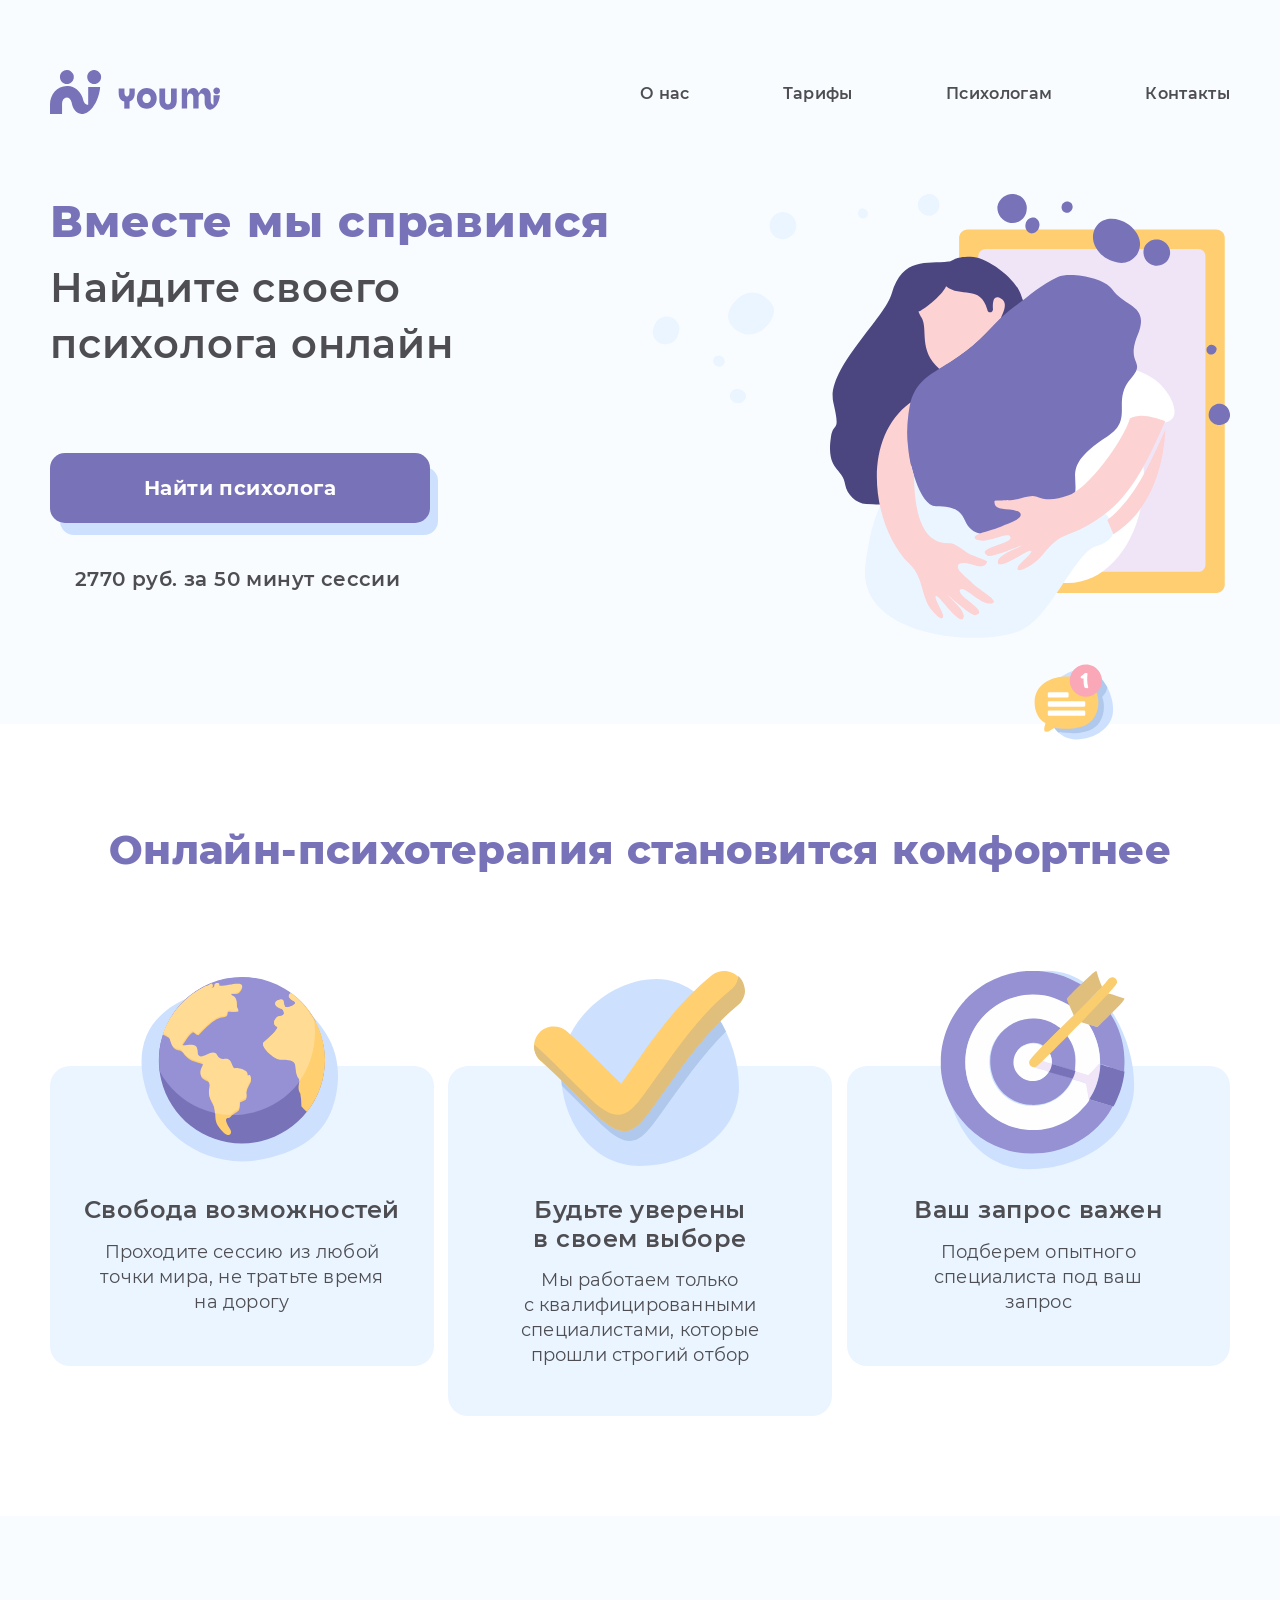
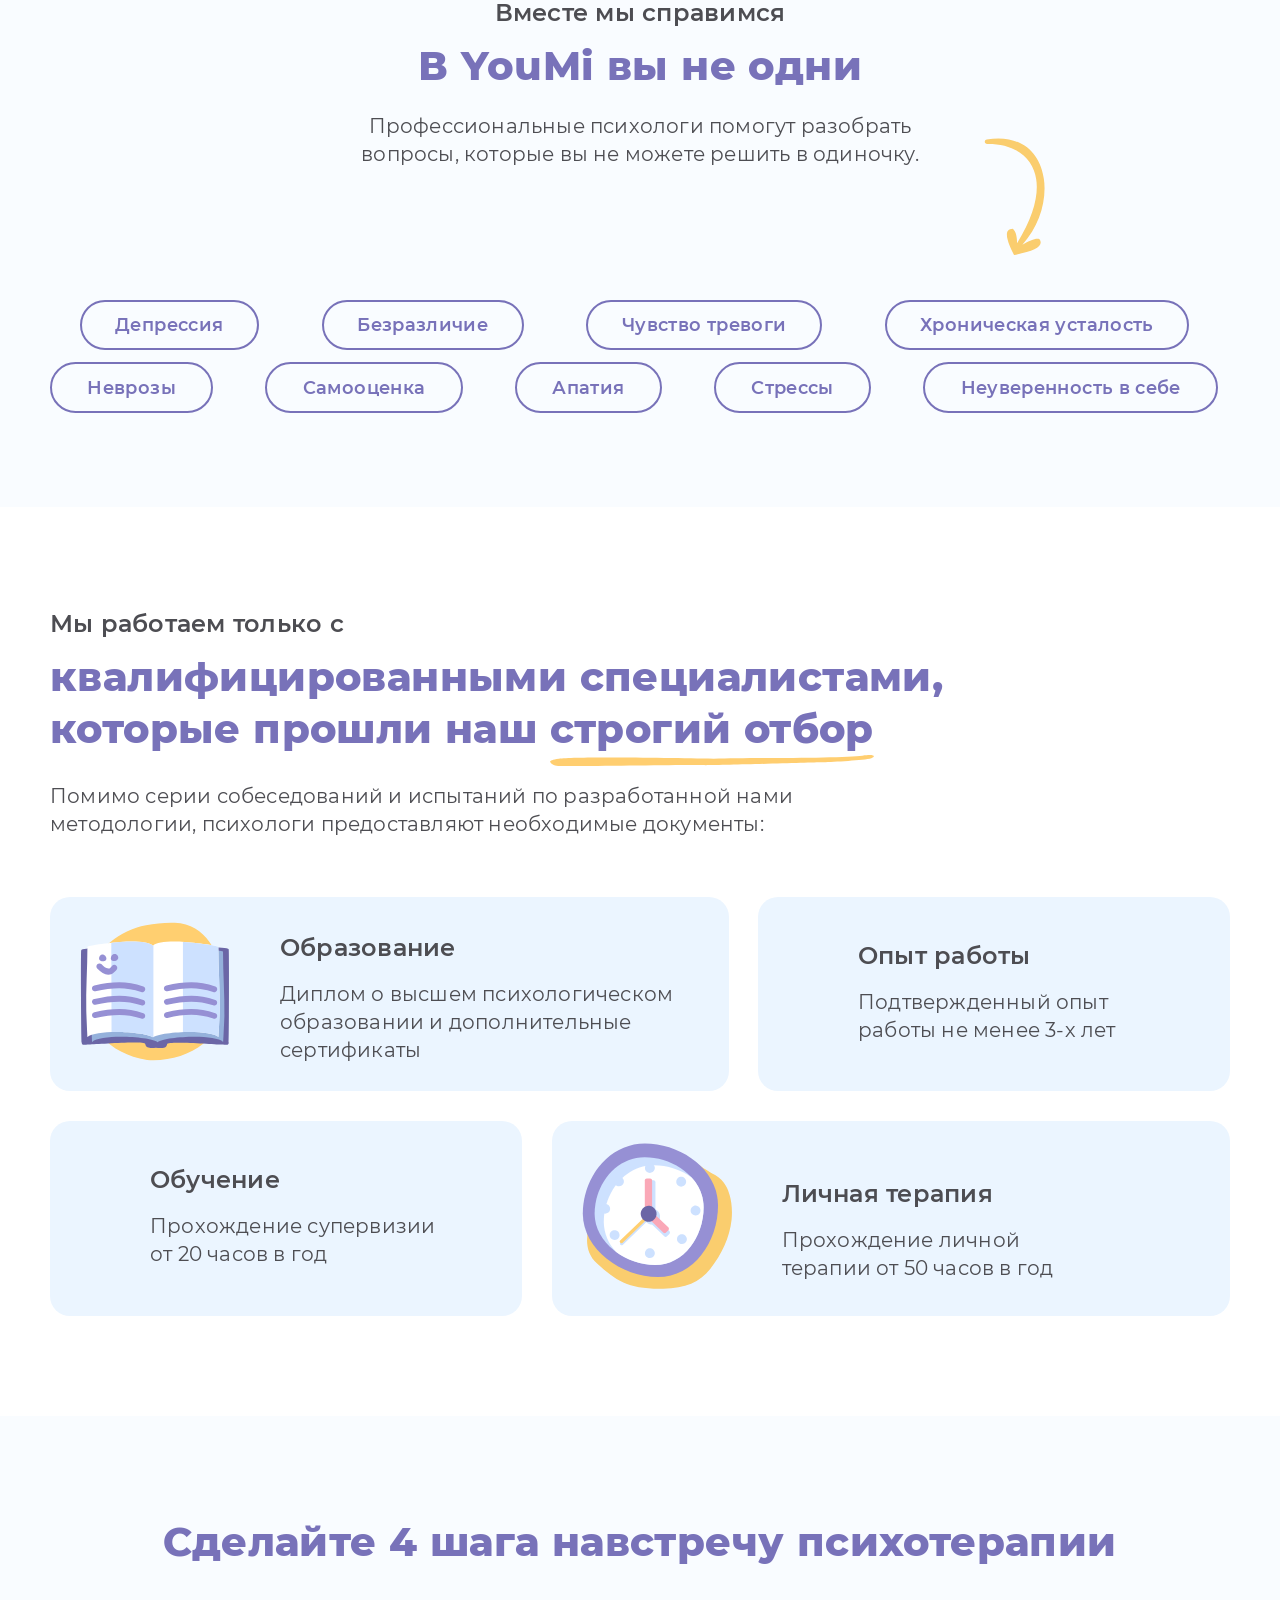
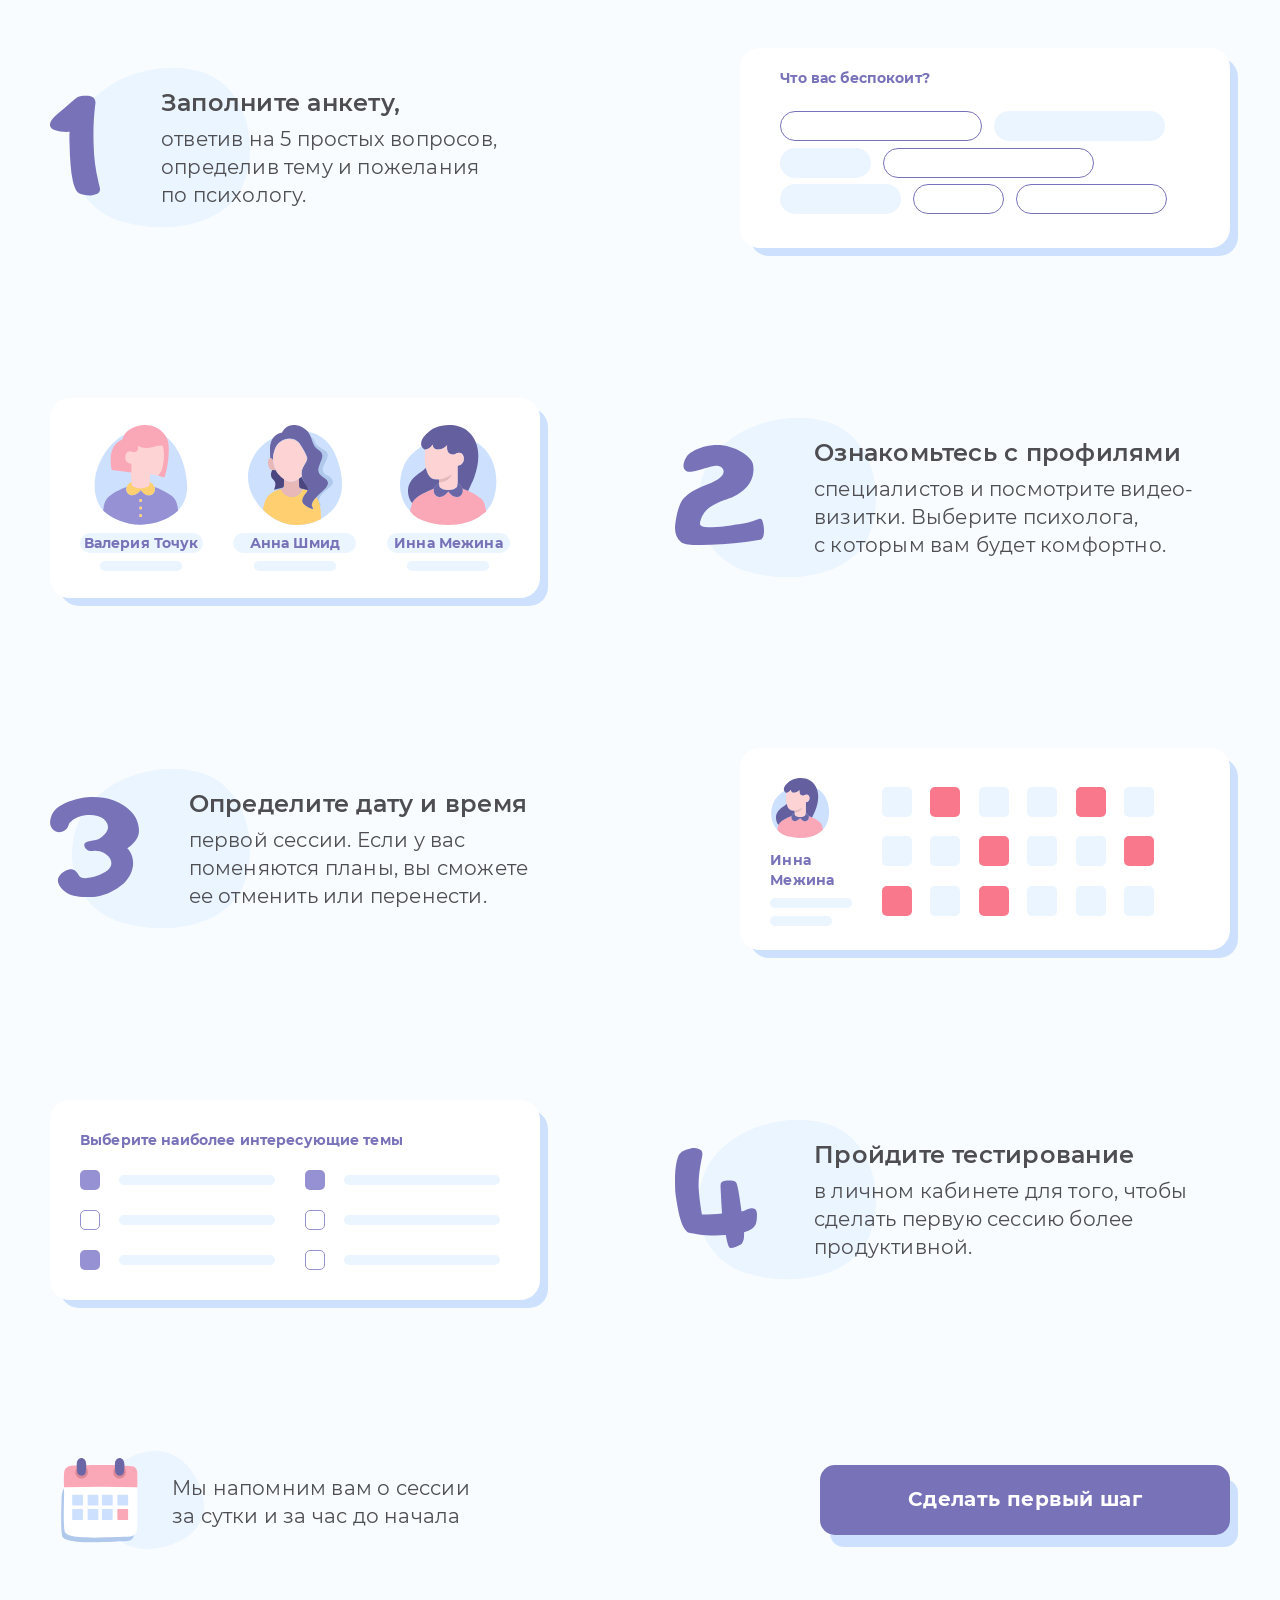
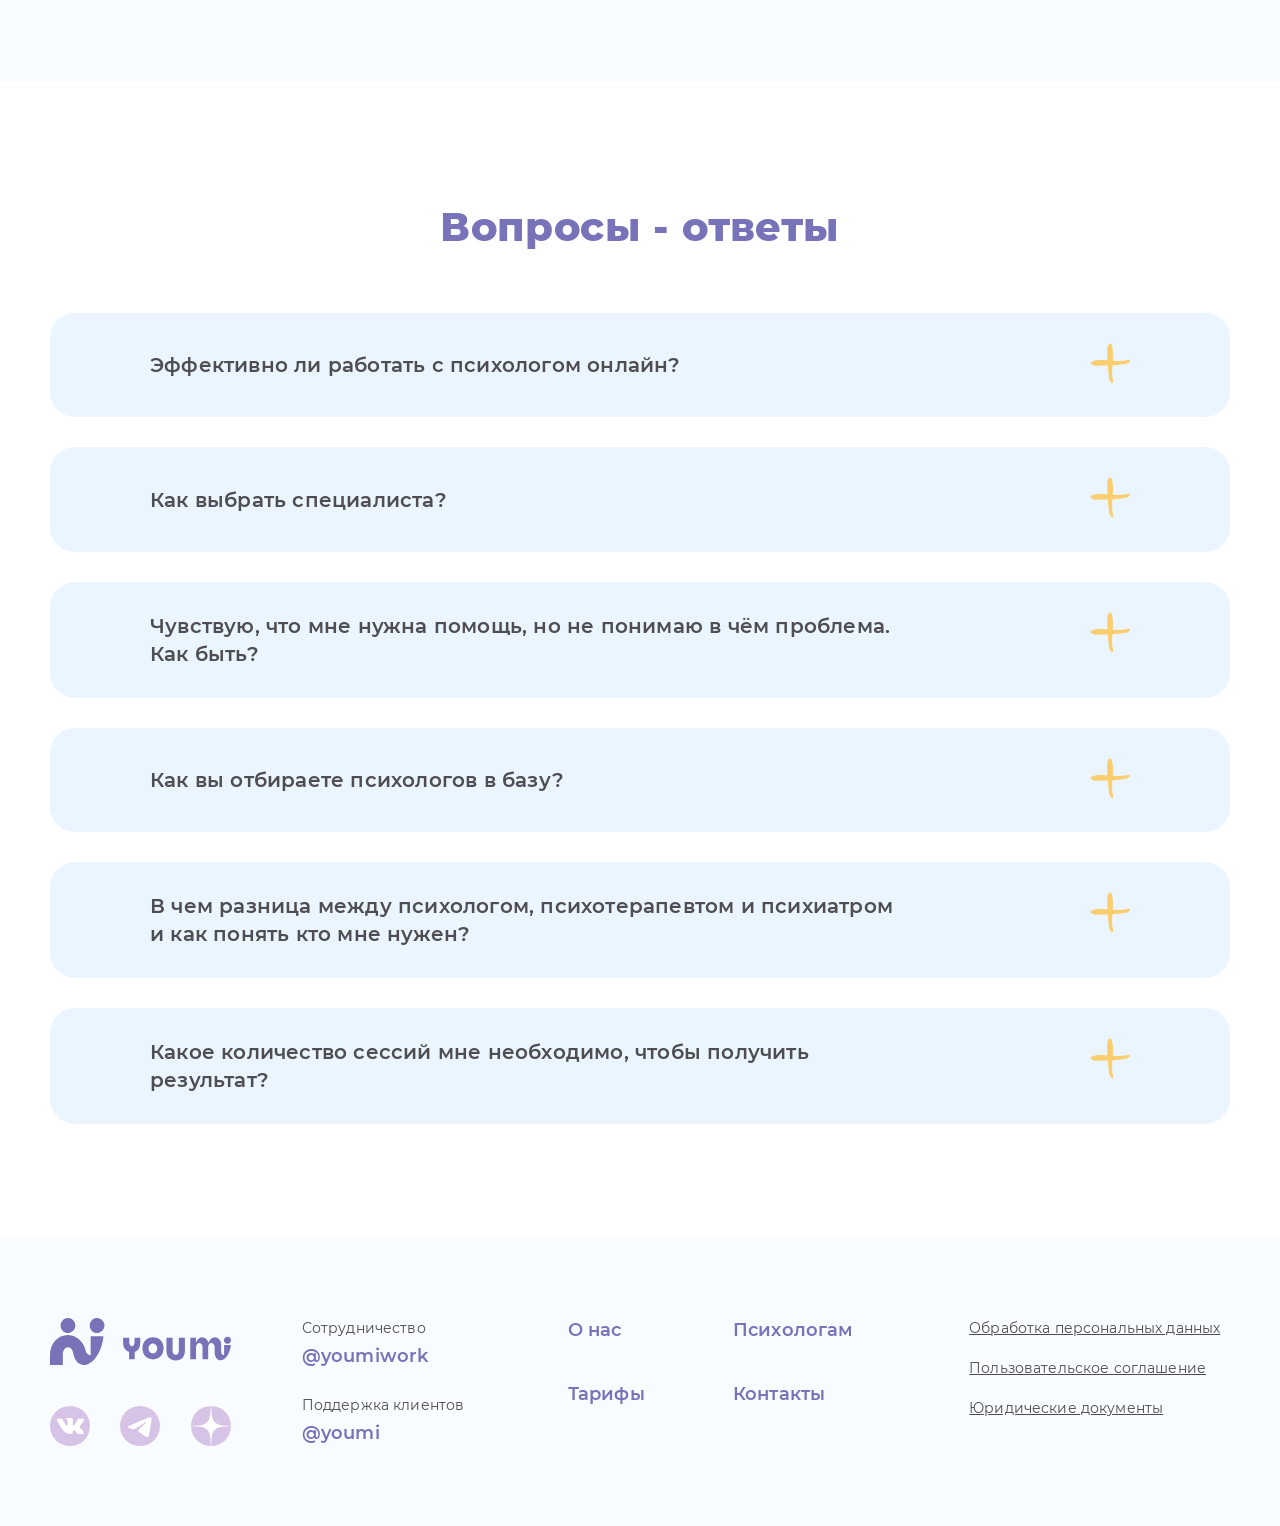
<file: index.html>
<!DOCTYPE html>
<html lang="ru">
	<head>
		<meta charset="UTF-8" />
		<meta http-equiv="X-UA-Compatible" content="IE=edge" />
		<meta name="viewport" content="width=device-width, initial-scale=1.0" />
		<title>Главная</title>
		<link rel="shortcut icon" href="./assets/icons/logo-white.svg" />
		<link rel="stylesheet" href="./assets/css/normalize.css" />
		<link rel="stylesheet" href="./assets/css/fonts.css" />
		<link rel="stylesheet" href="./assets/css/index.css" />
	</head>
	<body>
		<header class="header">
			<div class="container">
				<div class="header__wrapper">
					<a href="./index.html" target="_blank" class="header__logo"><img src="./assets/icons/logo.svg" class="header__logo-img" alt="YouMi's logo" /></a>
					<nav class="header__nav">
						<ul class="header__menu">
							<li><a href="./pages/about.html" target="_blank" class="header__link">О нас</a></li>
							<li><a href="./pages/rates.html" target="_blank" class="header__link">Тарифы</a></li>
							<li><a href="./pages/psychologists.html" target="_blank" class="header__link">Психологам</a></li>
							<li><a href="./pages/contacts.html" target="_blank" class="header__link">Контакты</a></li>
						</ul>
					</nav>
					<div class="hamburger">
						<img src="./assets/icons/hamburger-menu1.svg" class="hamburger__line" alt="hamburger menu line" />
						<img src="./assets/icons/hamburger-menu2.svg" class="hamburger__line" alt="hamburger menu line" />
						<img src="./assets/icons/hamburger-menu3.svg" class="hamburger__line" alt="hamburger menu line" />
					</div>
				</div>
			</div>
		</header>
		<section class="home-find">
			<div class="container">
				<div class="home-find__wrapper">
					<div class="home-find__content">
						<h1 class="home-find__title">Вместе мы справимся</h1>
						<p class="home-find__subtitle">Найдите своего психолога онлайн</p>
						<form action="./pages/rates.html" target="_blank">
							<button class="button">Найти психолога</button>
						</form>
						<p class="home-find__descr">2770 руб. за 50 минут сессии</p>
					</div>
					<div><img src="./assets/icons/home-find-img.svg" alt="image on section with search" class="home-find__img" /></div>
				</div>
				<img src="./assets/icons/home-find-message.svg" alt="message icon on section with search" class="home-find__icon-message" />
			</div>
		</section>
		<section class="home-comfort">
			<div class="container">
				<h2 class="title">Онлайн-психотерапия становится комфортнее</h2>
				<div class="home-comfort__wrapper">
					<div class="home-comfort__item">
						<img src="./assets/icons/planet.svg" alt="planet icon on homepage section" class="home-comfort__item-img" />
						<div class="home-comfort__item-title">Свобода возможностей</div>
						<p class="home-comfort__item-descr">Проходите сессию из любой точки мира, не тратьте время на дорогу</p>
					</div>
					<div class="home-comfort__item">
						<img src="./assets/icons/home-comfort-check-mark.svg" alt="check mark icon on homepage section" class="home-comfort__item-img" />
						<div class="home-comfort__item-title">Будьте уверены в своем выборе</div>
						<p class="home-comfort__item-descr">Мы работаем только с квалифицированными специалистами, которые прошли строгий отбор</p>
					</div>
					<div class="home-comfort__item">
						<img src="./assets/icons/target.svg" alt="target icon on homepage section" class="home-comfort__item-img" />
						<div class="home-comfort__item-title">Ваш запрос важен</div>
						<p class="home-comfort__item-descr">Подберем опытного специалиста под ваш запрос</p>
					</div>
				</div>
				<div class="carousel">
					<div class="carousel__dot_comfort carousel__dot_active"></div>
					<div class="carousel__dot_comfort"></div>
					<div class="carousel__dot_comfort"></div>
				</div>
			</div>
		</section>

		<section class="home-problems">
			<div class="container">
				<p class="home-problems__subtitle">Вместе мы справимся</p>
				<h2 class="title">В YouMi вы не одни</h2>
				<p class="home-problems__descr">
					Профессиональные психологи помогут разобрать вопросы, которые вы не можете решить в одиночку.
					<img src="./assets/icons/arrow.svg" alt="arrow" class="home-problems__icon-arrow" />
				</p>
				<div class="home-problems__wrapper">
					<div class="home-problems__wrapper-top">
						<div class="home-problems__item">Депрессия</div>
						<div class="home-problems__item">Безразличие</div>
						<div class="home-problems__item">Чувство тревоги</div>
						<div class="home-problems__item">Хроническая усталость</div>
					</div>
					<div class="home-problems__wrapper-bottom">
						<div class="home-problems__item">Неврозы</div>
						<div class="home-problems__item">Самооценка</div>
						<div class="home-problems__item">Апатия</div>
						<div class="home-problems__item">Стрессы</div>
						<div class="home-problems__item">Неуверенность в себе</div>
					</div>
				</div>
			</div>
		</section>

		<section class="home-quality">
			<div class="container">
				<p class="home-quality__subtitle">Мы работаем только с</p>
				<h2 class="title title_left home-quality__title">
					квалифицированными специалистами, которые прошли наш
					<span class="title title_left home-quality__title home-quality__title_underlined"
						>строгий отбор
						<img src="./assets/icons/line.svg" alt="underline" class="home-quality__icon-line" />
					</span>
				</h2>

				<p class="home-quality__descr">Помимо серии собеседований и испытаний по разработанной нами методологии, психологи предоставляют необходимые документы:</p>
				<div class="home-quality__wrapper">
					<div class="home-quality__item home-quality__education">
						<div><img src="./assets/icons/book.svg" alt="book" class="home-quality__item-img" /></div>
						<div class="home-quality__item-text home-quality__item-text_education">
							<p class="home-quality__item-title">Образование</p>
							<p class="home-quality__item-descr">Диплом о высшем психологическом образовании и дополнительные сертификаты</p>
						</div>
					</div>
					<div class="home-quality__item home-quality__work-experience">
						<p class="home-quality__item-title">Опыт работы</p>
						<p class="home-quality__item-descr home-quality__item-descr_experience">Подтвержденный опыт работы не менее 3-х лет</p>
					</div>
					<div class="home-quality__item home-quality__learning">
						<p class="home-quality__item-title">Обучение</p>
						<p class="home-quality__item-descr home-quality__item-descr_education">Прохождение супервизии от 20 часов в год</p>
					</div>
					<div class="home-quality__item home-quality__therapy">
						<div><img src="./assets/icons/watch.svg" alt="watch" class="home-quality__item-img" /></div>
						<div class="home-quality__item-text home-quality__item-text_therapy">
							<p class="home-quality__item-title">Личная терапия</p>
							<p class="home-quality__item-descr home-quality__item-descr_therapy">Прохождение личной терапии от 50 часов в год</p>
						</div>
					</div>
				</div>
				<div class="carousel">
					<div class="carousel__dot_quality carousel__dot_active"></div>
					<div class="carousel__dot_quality"></div>
					<div class="carousel__dot_quality"></div>
					<div class="carousel__dot_quality"></div>
				</div>
			</div>
		</section>

		<section class="home-steps">
			<div class="container">
				<h2 class="title">Сделайте 4 шага навстречу психотерапии</h2>
				<div class="home-steps__wrapper">
					<div class="home-steps__item">
						<div class="home-steps__item-content">
							<div class="home-steps__item-img"><img src="./assets/icons/1.svg" alt="first step" /></div>
							<div class="home-steps__item-text">
								<div class="home-steps__item-title">Заполните анкету,</div>
								<div class="home-steps__item-descr">ответив на 5 простых вопросов, определив тему и пожелания по психологу.</div>
							</div>
							<img src="./assets/icons/spot.svg" alt="spot" class="home-steps__item-spot" />
						</div>
						<div class="home-steps__picture home-steps__picture-worries">
							<p class="home-steps__picture-title">Что вас беспокоит?</p>
							<div class="home-steps__picture-content">
								<div class="home-steps__picture-block home-steps__picture-block_200px"></div>
								<div class="home-steps__picture-block home-steps__picture-block_170px home-steps__picture-block_blue"></div>
								<div class="home-steps__picture-block home-steps__picture-block_90px home-steps__picture-block_blue"></div>
								<div class="home-steps__picture-block home-steps__picture-block_210px"></div>
								<div class="home-steps__picture-block home-steps__picture-block_120px home-steps__picture-block_blue"></div>
								<div class="home-steps__picture-block home-steps__picture-block_90px"></div>
								<div class="home-steps__picture-block home-steps__picture-block_150px"></div>
							</div>
						</div>
					</div>
					<div class="home-steps__item">
						<div class="home-steps__picture home-steps__picture-specialist">
							<div class="home-steps__picture-profile">
								<img src="./assets/icons/home-steps-woman1.svg" alt="specialists icon" />
								<p class="home-steps__picture-name">Валерия Точук</p>
								<div class="home-steps__picture-block home-steps__picture-block_blue home-steps__picture-block_blue-small"></div>
							</div>
							<div class="home-steps__picture-profile">
								<img src="./assets/icons/home-steps-woman2.svg" alt="specialists icon" />
								<p class="home-steps__picture-name">Анна Шмид</p>
								<div class="home-steps__picture-block home-steps__picture-block_blue home-steps__picture-block_blue-small"></div>
							</div>
							<div class="home-steps__picture-profile">
								<img src="./assets/icons/home-steps-woman3.svg" alt="specialists icon" />
								<p class="home-steps__picture-name">Инна Межина</p>
								<div class="home-steps__picture-block home-steps__picture-block_blue home-steps__picture-block_blue-small"></div>
							</div>
						</div>
						<div class="home-steps__item-content">
							<div class="home-steps__item-img"><img src="./assets/icons/2.svg" alt="second step" /></div>
							<div class="home-steps__item-text">
								<div class="home-steps__item-title">Ознакомьтесь с профилями</div>
								<div class="home-steps__item-descr">специалистов и посмотрите видео-визитки. Выберите психолога, с которым вам будет комфортно.</div>
							</div>
							<img src="./assets/icons/spot.svg" alt="spot" class="home-steps__item-spot" />
						</div>
					</div>
					<div class="home-steps__item">
						<div class="home-steps__item-content">
							<div class="home-steps__item-img"><img src="./assets/icons/3.svg" alt="third step" /></div>
							<div class="home-steps__item-text">
								<div class="home-steps__item-title">Определите дату и время</div>
								<div class="home-steps__item-descr">первой сессии. Если у вас поменяются планы, вы сможете ее отменить или перенести.</div>
							</div>
							<img src="./assets/icons/spot.svg" alt="spot" class="home-steps__item-spot" />
						</div>
						<div class="home-steps__picture home-steps__picture-session">
							<div class="home-steps__picture-info">
								<img src="./assets/icons/home-steps-woman3.svg" alt="specialists icon" class="home-steps__picture-img" />
								<p class="home-steps__picture-name home-steps__picture-name_session">Инна Межина</p>
								<div class="home-steps__picture-block home-steps__picture-block_blue home-steps__picture-block_blue-small home-steps__picture-block_top"></div>
								<div class="home-steps__picture-block home-steps__picture-block_blue home-steps__picture-block_blue-small home-steps__picture-block_bottom"></div>
							</div>
							<div class="home-steps__picture-schedule">
								<div class="home-steps__schedule-window"></div>
								<div class="home-steps__schedule-window home-steps__schedule-window_red"></div>
								<div class="home-steps__schedule-window"></div>
								<div class="home-steps__schedule-window"></div>
								<div class="home-steps__schedule-window home-steps__schedule-window_red"></div>
								<div class="home-steps__schedule-window"></div>
								<div class="home-steps__schedule-window"></div>
								<div class="home-steps__schedule-window"></div>
								<div class="home-steps__schedule-window home-steps__schedule-window_red"></div>
								<div class="home-steps__schedule-window"></div>
								<div class="home-steps__schedule-window"></div>
								<div class="home-steps__schedule-window home-steps__schedule-window_red"></div>
								<div class="home-steps__schedule-window home-steps__schedule-window_red"></div>
								<div class="home-steps__schedule-window"></div>
								<div class="home-steps__schedule-window home-steps__schedule-window_red"></div>
								<div class="home-steps__schedule-window"></div>
								<div class="home-steps__schedule-window"></div>
								<div class="home-steps__schedule-window"></div>
							</div>
						</div>
					</div>
					<div class="home-steps__item">
						<div class="home-steps__picture home-steps__picture-test">
							<p class="home-steps__picture-title">Выберите наиболее интересующие темы</p>
							<div class="home-steps__test-wrapper">
								<div class="home-steps__test-column">
									<div class="home-steps__test-item">
										<div class="home-steps__test-point home-steps__test-point_purple"></div>
										<div class="home-steps__picture-block home-steps__picture-block_blue home-steps__picture-block_blue-small"></div>
									</div>
									<div class="home-steps__test-item">
										<div class="home-steps__test-point"></div>
										<div class="home-steps__picture-block home-steps__picture-block_blue home-steps__picture-block_blue-small"></div>
									</div>
									<div class="home-steps__test-item">
										<div class="home-steps__test-point home-steps__test-point_purple"></div>
										<div class="home-steps__picture-block home-steps__picture-block_blue home-steps__picture-block_blue-small"></div>
									</div>
								</div>
								<div class="home-steps__test-column">
									<div class="home-steps__test-item">
										<div class="home-steps__test-point home-steps__test-point_purple"></div>
										<div class="home-steps__picture-block home-steps__picture-block_blue home-steps__picture-block_blue-small"></div>
									</div>
									<div class="home-steps__test-item">
										<div class="home-steps__test-point"></div>
										<div class="home-steps__picture-block home-steps__picture-block_blue home-steps__picture-block_blue-small"></div>
									</div>
									<div class="home-steps__test-item">
										<div class="home-steps__test-point"></div>
										<div class="home-steps__picture-block home-steps__picture-block_blue home-steps__picture-block_blue-small"></div>
									</div>
								</div>
							</div>
						</div>
						<div class="home-steps__item-content">
							<div class="home-steps__item-img"><img src="./assets/icons/4.svg" alt="fourth step" /></div>
							<div class="home-steps__item-text">
								<div class="home-steps__item-title">Пройдите тестирование</div>
								<div class="home-steps__item-descr">в личном кабинете для того, чтобы сделать первую сессию более продуктивной.</div>
							</div>
							<img src="./assets/icons/spot.svg" alt="spot" class="home-steps__item-spot" />
						</div>
					</div>
					<div class="home-steps__item">
						<div class="home-steps__item-content">
							<img src="./assets/icons/calendar.svg" alt="calendar" class="home-steps__item-img" />
							<div class="home-steps__item-descr home-steps__item-descr_calendar">Мы напомним вам о сессии за сутки и за час до начала</div>
							<img src="./assets/icons/spot-small.svg" alt="small spot" class="home-steps__item-spot home-steps__item-spot_small" />
						</div>
						<form action="./pages/rates.html" target="_blank">
							<button class="button button_big">Сделать первый шаг</button>
						</form>
					</div>
				</div>
			</div>
		</section>

		<section class="home-questions">
			<div class="container">
				<h2 class="title">Вопросы - ответы</h2>
				<div class="questions__wrapper">
					<div class="questions__item">
						<div class="questions__text">
							<p class="questions__ask">Эффективно ли работать с психологом онлайн?</p>
							<p class="questions__answer">
								Да, эффективно и уже является стандартной практикой во всем мире. За последние годы было проведено много научных исследований, доказывающих, что данный формат не
								уступает по эффективности традиционной очной психотерапии.
							</p>
						</div>
						<div class="questions__sign">
							<img src="./assets/icons/plus.svg" alt="plus" class="questions__plus" />
							<img src="./assets/icons/minus.svg" alt="minus" class="questions__minus" />
						</div>
					</div>
					<div class="questions__item">
						<div class="questions__text">
							<p class="questions__ask">Как выбрать специалиста?</p>
							<p class="questions__answer">
								Lorem ipsum dolor sit amet, consectetur adipisicing elit. Mollitia veritatis obcaecati cupiditate doloribus praesentium fugiat, ad vitae iure eos. Architecto officiis
								veniam dolorem ad, exercitationem ullam necessitatibus doloribus magnam quibusdam!
							</p>
						</div>
						<div class="questions__sign">
							<img src="./assets/icons/plus.svg" alt="plus" class="questions__plus" />
							<img src="./assets/icons/minus.svg" alt="minus" class="questions__minus" />
						</div>
					</div>
					<div class="questions__item">
						<div class="questions__text">
							<p class="questions__ask">
								Чувствую, что мне нужна помощь, но не понимаю в чём проблема. <br />
								Как быть?
							</p>
							<p class="questions__answer">
								Lorem ipsum dolor sit amet, consectetur adipisicing elit. Mollitia veritatis obcaecati cupiditate doloribus praesentium fugiat, ad vitae iure eos. Architecto officiis
								veniam dolorem ad, exercitationem ullam necessitatibus doloribus magnam quibusdam!
							</p>
						</div>
						<div class="questions__sign">
							<img src="./assets/icons/plus.svg" alt="plus" class="questions__plus" />
							<img src="./assets/icons/minus.svg" alt="minus" class="questions__minus" />
						</div>
					</div>
					<div class="questions__item">
						<div class="questions__text">
							<p class="questions__ask">Как вы отбираете психологов в базу?</p>
							<p class="questions__answer">
								Lorem ipsum dolor sit amet, consectetur adipisicing elit. Mollitia veritatis obcaecati cupiditate doloribus praesentium fugiat, ad vitae iure eos. Architecto officiis
								veniam dolorem ad, exercitationem ullam necessitatibus doloribus magnam quibusdam!
							</p>
						</div>
						<div class="questions__sign">
							<img src="./assets/icons/plus.svg" alt="plus" class="questions__plus" />
							<img src="./assets/icons/minus.svg" alt="minus" class="questions__minus" />
						</div>
					</div>
					<div class="questions__item">
						<div class="questions__text">
							<p class="questions__ask">В чем разница между психологом, психотерапевтом и психиатром и как понять кто мне нужен?</p>
							<p class="questions__answer">
								Lorem ipsum dolor sit amet, consectetur adipisicing elit. Mollitia veritatis obcaecati cupiditate doloribus praesentium fugiat, ad vitae iure eos. Architecto officiis
								veniam dolorem ad, exercitationem ullam necessitatibus doloribus magnam quibusdam!
							</p>
						</div>
						<div class="questions__sign">
							<img src="./assets/icons/plus.svg" alt="plus" class="questions__plus" />
							<img src="./assets/icons/minus.svg" alt="minus" class="questions__minus" />
						</div>
					</div>
					<div class="questions__item">
						<div class="questions__text">
							<p class="questions__ask">Какое количество сессий мне необходимо, чтобы получить результат?</p>
							<p class="questions__answer">
								Lorem ipsum dolor sit amet, consectetur adipisicing elit. Mollitia veritatis obcaecati cupiditate doloribus praesentium fugiat, ad vitae iure eos. Architecto officiis
								veniam dolorem ad, exercitationem ullam necessitatibus doloribus magnam quibusdam!
							</p>
						</div>
						<div class="questions__sign">
							<img src="./assets/icons/plus.svg" alt="plus" class="questions__plus" />
							<img src="./assets/icons/minus.svg" alt="minus" class="questions__minus" />
						</div>
					</div>
					<button class="button button_questions">Больше вопросов</button>
				</div>
			</div>
		</section>

		<footer class="footer">
			<div class="container">
				<div class="footer__wrapper">
					<div class="footer__contacts">
						<a href="./index.html" target="_blank" class="footer__logo"><img src="./assets/icons/logo.svg" alt="YouMi's logo" class="footer__logo-img" /></a>
						<div class="footer__socials">
							<a href="https://vk.com" target="_blank" class="footer__socials-logo"><img src="./assets/icons/vk.svg" alt="vk logo" /></a>
							<a href="https://telegram.org/" target="_blank" class="footer__socials-logo"><img src="./assets/icons/telegram.svg" alt="telegram logo" /></a>
							<a href="https://dzen.ru" target="_blank" class="footer__socials-logo"><img src="./assets/icons/dzen.svg" alt="dzen logo" /></a>
						</div>
					</div>
					<div class="footer__connection">
						<div>
							<p class="footer__connection-title">Сотрудничество</p>
							<p class="footer__connection-subtitle">@youmiwork</p>
						</div>
						<div>
							<p class="footer__connection-title">Поддержка клиентов</p>
							<p class="footer__connection-subtitle">@youmi</p>
						</div>
					</div>
					<nav class="footer__nav">
						<ul class="footer__menu">
							<li><a href="./pages/about.html" target="_blank" class="footer__link">О нас</a></li>
							<li><a href="./pages/psychologists.html" target="_blank" class="footer__link">Психологам</a></li>
							<li><a href="./pages/rates.html" target="_blank" class="footer__link">Тарифы</a></li>
							<li><a href="./pages/contacts.html" target="_blank" class="footer__link">Контакты</a></li>
						</ul>
					</nav>
					<div class="footer__policy">
						<a href="#" class="footer__policy-item">Обработка персональных данных</a>
						<a href="#" class="footer__policy-item">Пользовательское соглашение</a>
						<a href="#" class="footer__policy-item">Юридические документы</a>
					</div>
				</div>
			</div>
		</footer>
		<script src="./assets/js/index.js"></script>
	</body>
</html>
</file>
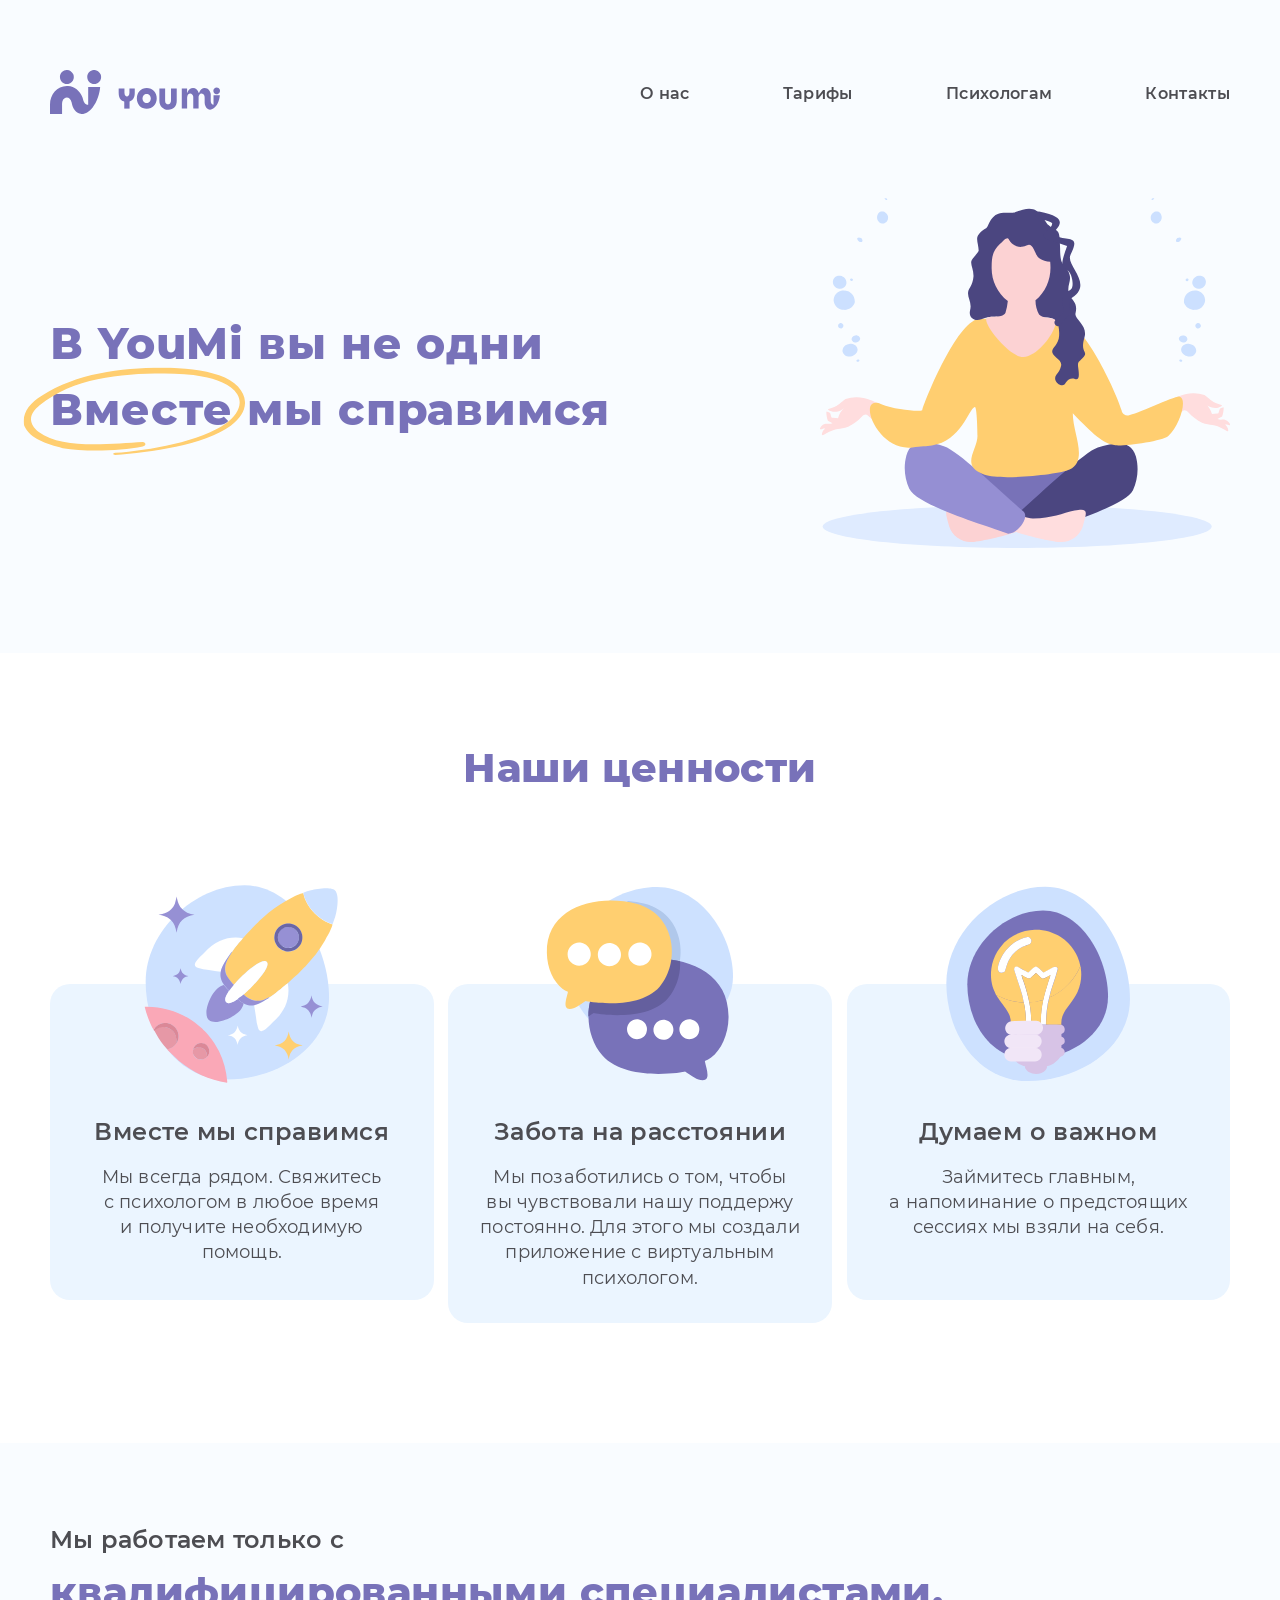
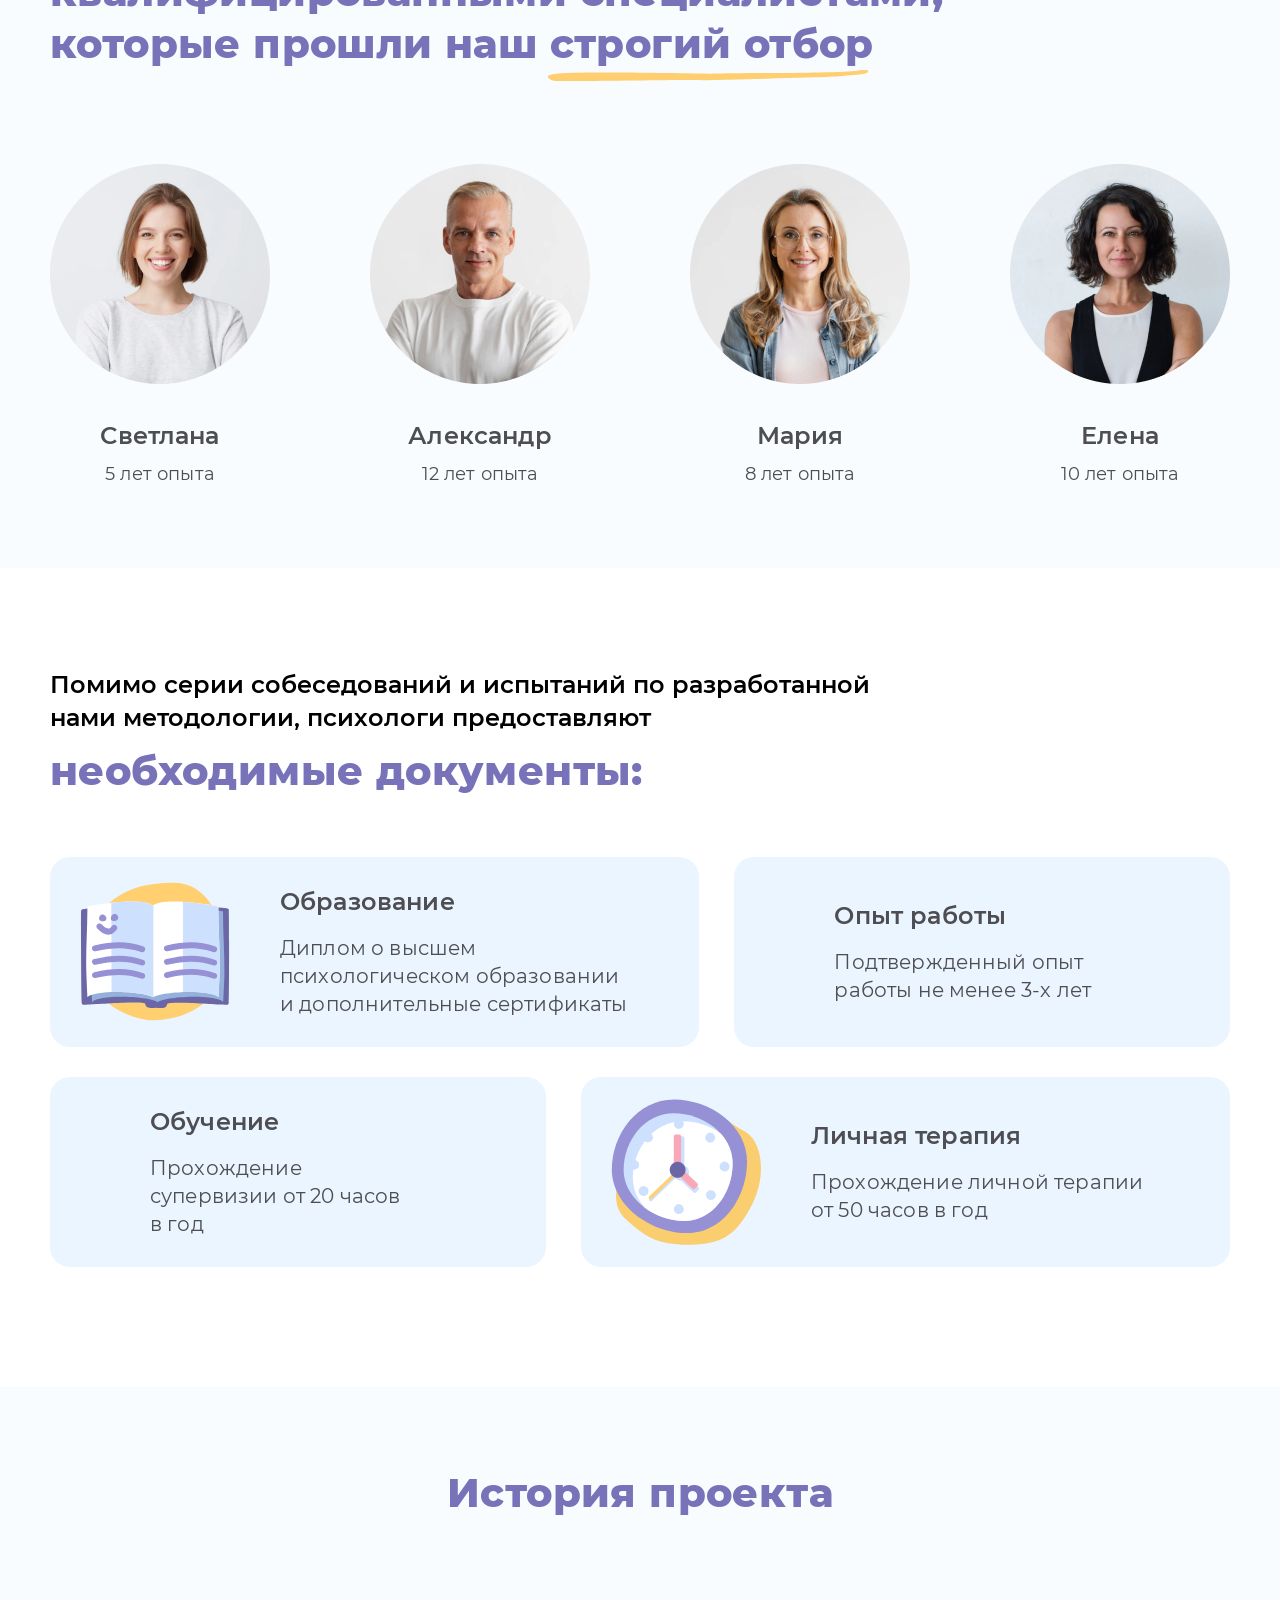
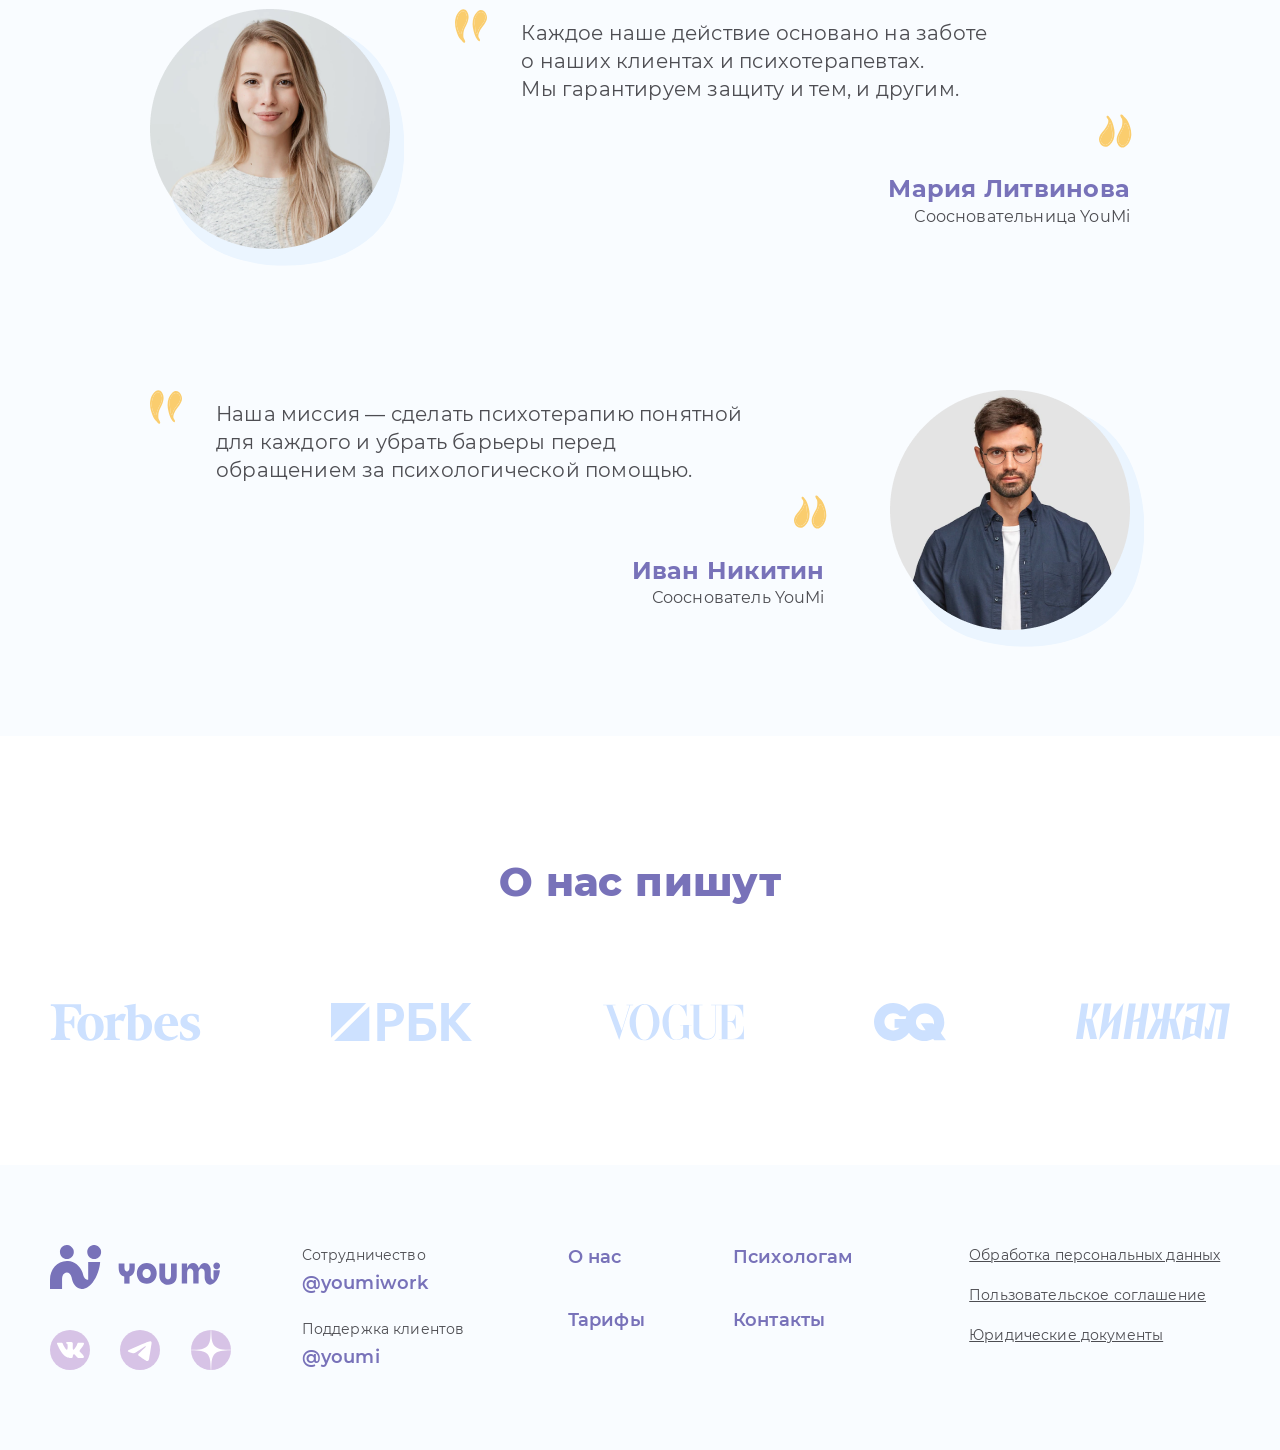
<file: pages/about.html>
<!DOCTYPE html>
<html lang="ru">
	<head>
		<meta charset="UTF-8" />
		<meta http-equiv="X-UA-Compatible" content="IE=edge" />
		<meta name="viewport" content="width=device-width, initial-scale=1.0" />
		<title>О нас</title>
		<link rel="shortcut icon" href="../assets/icons/logo-white.svg" />
		<link rel="stylesheet" href="../assets/css/normalize.css" />
		<link rel="stylesheet" href="../assets/css/fonts.css" />
		<link rel="stylesheet" href="../assets/css/index.css" />
	</head>

	<body>
		<header class="header">
			<div class="container">
				<div class="header__wrapper">
					<a href="../index.html" target="_blank" class="header__logo"><img src="../assets/icons/logo.svg" alt="YouMi's logo" /></a>
					<nav class="header__nav">
						<ul class="header__menu">
							<li><a href="#" class="header__link">О нас</a></li>
							<li><a href="./rates.html" target="_blank" class="header__link">Тарифы</a></li>
							<li><a href="./psychologists.html" target="_blank" class="header__link">Психологам</a></li>
							<li><a href="./contacts.html" target="_blank" class="header__link">Контакты</a></li>
						</ul>
					</nav>
					<div class="hamburger">
						<img src="../assets/icons/hamburger-menu1.svg" class="hamburger__line" alt="hamburger menu line" />
						<img src="../assets/icons/hamburger-menu2.svg" class="hamburger__line" alt="hamburger menu line" />
						<img src="../assets/icons/hamburger-menu3.svg" class="hamburger__line" alt="hamburger menu line" />
					</div>
				</div>
			</div>
		</header>
		<main>
			<section class="about-together">
				<div class="container">
					<div class="about-together__wrapper">
						<div class="about-together__content">
							<h1 class="about-together__title">
								В YouMi вы не одни <br />
								Вместе мы справимся
							</h1>
							<img class="about-together__title-line" src="../assets/icons/about-together-line.svg" alt="line around the word together" />
						</div>
						<div>
							<img class="about-together__image" src="../assets/icons/about-lotus-position.svg" alt="Lotus position image" />
						</div>
					</div>
				</div>
			</section>
			<section class="about-values">
				<div class="container">
					<h2 class="title">Наши ценности</h2>
					<div class="about-values__wrapper">
						<div class="about-values__item">
							<img class="about-values__item-image" src="../assets/icons/about-rocket.svg" alt="Rocket icon" />
							<h3 class="about-values__item-title">Вместе мы справимся</h3>
							<p class="about-values__item-text">Мы всегда рядом. Свяжитесь с психологом в любое время и получите необходимую помощь.</p>
						</div>
						<div class="about-values__item">
							<img class="about-values__item-image" src="../assets/icons/about-chat.svg" alt="Chat icon" />
							<h3 class="about-values__item-title">Забота на расстоянии</h3>
							<p class="about-values__item-text">Мы позаботились о том, чтобы вы чувствовали нашу поддержу постоянно. Для этого мы создали приложение с виртуальным психологом.</p>
						</div>
						<div class="about-values__item">
							<img class="about-values__item-image" src="../assets/icons/about-light-bulb.svg" alt="Light bulb icon" />
							<h3 class="about-values__item-title">Думаем о важном</h3>
							<p class="about-values__item-text">Займитесь главным, а напоминание о предстоящих сессиях мы взяли на себя.</p>
						</div>
					</div>
					<div class="carousel">
						<div class="carousel__dot_values carousel__dot_active"></div>
						<div class="carousel__dot_values"></div>
						<div class="carousel__dot_values"></div>
					</div>
				</div>
			</section>
			<section class="about-experts">
				<div class="container">
					<div class="about-experts__heading-wrapper">
						<p class="about-experts__subtitle">Мы работаем только с</p>
						<div class="about-experts__title">
							<h2 class="title title_left">квалифицированными специалистами, которые прошли наш строгий отбор</h2>
							<img class="about-experts__title-line" src="../assets/icons/about-expert-line.svg" alt="line under the words strict selection" />
						</div>
					</div>
					<div class="about-experts__wrapper">
						<img src="../assets/icons/arrow-left.svg" class="about-expert__arrow-left" alt="arrow left" />
						<div class="about-experts__item">
							<img class="about-experts__image" src="../assets/images/about-quality1.png" alt="photo of specialist Svetlana" />
							<h3 class="about-experts__item-title">Светлана</h3>
							<p class="about-experts__item-description">5 лет опыта</p>
						</div>
						<div class="about-experts__item">
							<img class="about-experts__image" src="../assets/images/about-quality2.png" alt="photo of specialist Alexander" />
							<h3 class="about-experts__item-title">Александр</h3>
							<p class="about-experts__item-description">12 лет опыта</p>
						</div>
						<div class="about-experts__item">
							<img class="about-experts__image" src="../assets/images/about-quality3.png" alt="photo of specialist Maria" />
							<h3 class="about-experts__item-title">Мария</h3>
							<p class="about-experts__item-description">8 лет опыта</p>
						</div>
						<div class="about-experts__item">
							<img class="about-experts__image" src="../assets/images/about-quality4.png" alt="photo of specialist Elena" />
							<h3 class="about-experts__item-title">Елена</h3>
							<p class="about-experts__item-description">10 лет опыта</p>
						</div>
						<img src="../assets/icons/arrow-right.svg" class="about-expert__arrow-right" alt="arrow right" />
					</div>
				</div>
			</section>
			<section class="about-documents">
				<div class="container">
					<p class="about-documents__subtitle">Помимо серии собеседований и испытаний по разработанной нами методологии, психологи предоставляют</p>
					<h2 class="title title_left">необходимые документы:</h2>
					<div class="about-documents__wrapper">
						<div class="about-documents__item about-documents__item_big">
							<img class="about-documents__item-image" src="../assets/icons/about-book.svg" alt="Book icon" />
							<div>
								<h3 class="about-documents__item-title">Образование</h3>
								<p class="about-documents__item-text">Диплом о высшем психологическом образовании и дополнительные сертификаты</p>
							</div>
						</div>
						<div class="about-documents__item about-documents__item_small">
							<h3 class="about-documents__item-title">Опыт работы</h3>
							<p class="about-documents__item-text">Подтвержденный опыт работы не менее 3-х лет</p>
						</div>
						<div class="about-documents__item about-documents__item_small">
							<h3 class="about-documents__item-title">Обучение</h3>
							<p class="about-documents__item-text">Прохождение супервизии от 20 часов в год</p>
						</div>
						<div class="about-documents__item about-documents__item_big">
							<img class="about-documents__item-image" src="../assets/icons/about-watch.svg" alt="Watch icon" />
							<div>
								<h3 class="about-documents__item-title">Личная терапия</h3>
								<p class="about-documents__item-text">Прохождение личной терапии от 50 часов в год</p>
							</div>
						</div>
					</div>
					<div class="carousel">
						<div class="carousel__dot_documents carousel__dot_active"></div>
						<div class="carousel__dot_documents"></div>
						<div class="carousel__dot_documents"></div>
						<div class="carousel__dot_documents"></div>
					</div>
				</div>
			</section>
			<section class="about-history">
				<div class="container">
					<h2 class="title">История проекта</h2>
					<div class="about-history__wrapper">
						<div class="about-history__photo">
							<img src="../assets/images/about-history1.png" alt="Photo of co-founder YouMi" />
							<img class="about-history__vector" src="../assets/icons/about-history-vector.svg" alt="light blue ellipse" />
						</div>
						<img class="about-history__quotes-top" src="../assets/icons/about-quotes-1.svg" alt="quotes" />
						<p class="about-history__text">Каждое наше действие основано на заботе о наших клиентах и психотерапевтах. Мы гарантируем защиту и тем, и другим.</p>
						<img class="about-history__quotes-bottom" src="../assets/icons/about-quotes-2.svg" alt="quotes" />
						<p class="about-history__name">Мария Литвинова</p>
						<p class="about-history__description">Соосновательница YouMi</p>
					</div>
					<div class="about-history__wrapper2">
						<img class="about-history__quotes-top" src="../assets/icons/about-quotes-1.svg" alt="quotes" />
						<p class="about-history__text">Наша миссия — сделать психотерапию понятной для каждого и убрать барьеры перед обращением за психологической помощью.</p>
						<img class="about-history__quotes-bottom" src="../assets/icons/about-quotes-2.svg" alt="quotes" />
						<p class="about-history__name about-history__name_other-columns">Иван Никитин</p>
						<p class="about-history__description about-history__description_other-columns">Сооснователь YouMi</p>
						<div class="about-history__photo2">
							<img src="../assets/images/about-history2.png" alt="Photo of co-founder YouMi" />
							<img class="about-history__vector2" src="../assets/icons/about-history-vector.svg" alt="light blue ellipse" />
						</div>
					</div>
				</div>
			</section>
			<section class="about-media">
				<div class="container">
					<h2 class="title">О нас пишут</h2>
					<div class="about-media__wrapper">
						<a href="https://www.forbes.ru/" target="_blank" class="about-media__logo"><img src="../assets/icons/about-logo-forbes.svg" alt="Forbes logo" /></a>
						<a href="https://www.rbc.ru/" target="_blank" class="about-media__logo"><img src="../assets/icons/about-logo-rbc.svg" alt="RBC logo" /></a>
						<a href="https://www.vogue.ru/" target="_blank" class="about-media__logo"><img src="../assets/icons/about-logo-vogue.svg" alt="Vogue logo" /></a>
						<a href="https://www.gq.ru/" target="_blank" class="about-media__logo"><img src="../assets/icons/about-logo-gq.svg" alt="GQ logo" /></a>
						<a href="https://kinzhal.media/" target="_blank" class="about-media__logo"><img src="../assets/icons/about-logo-kinzhal.svg" alt="Kinzhal logo" /></a>
					</div>
				</div>
			</section>
		</main>
		<footer class="footer">
			<div class="container">
				<div class="footer__wrapper">
					<div class="footer__contacts">
						<a href="../index.html" target="_blank" class="footer__logo"><img src="../assets/icons/logo.svg" alt="YouMi's logo" /></a>
						<div class="footer__socials">
							<a href="https://vk.com" target="_blank" class="footer__socials-logo"><img src="../assets/icons/vk.svg" alt="vk logo" /></a>
							<a href="https://telegram.org/" target="_blank" class="footer__socials-logo"><img src="../assets/icons/telegram.svg" alt="telegram logo" /></a>
							<a href="https://dzen.ru" target="_blank" class="footer__socials-logo"><img src="../assets/icons/dzen.svg" alt="dzen logo" /></a>
						</div>
					</div>
					<div class="footer__connection">
						<div>
							<p class="footer__connection-title">Сотрудничество</p>
							<p class="footer__connection-subtitle">@youmiwork</p>
						</div>
						<div>
							<p class="footer__connection-title">Поддержка клиентов</p>
							<p class="footer__connection-subtitle">@youmi</p>
						</div>
					</div>
					<nav class="footer__nav">
						<ul class="footer__menu">
							<li><a href="../pages/about.html" class="footer__link">О нас</a></li>
							<li><a href="../pages/psychologists.html" target="_blank" class="footer__link">Психологам</a></li>
							<li><a href="../pages/rates.html" target="_blank" class="footer__link">Тарифы</a></li>
							<li><a href="../pages/contacts.html" target="_blank" class="footer__link">Контакты</a></li>
						</ul>
					</nav>
					<div class="footer__policy">
						<a href="#" class="footer__policy-item">Обработка персональных данных</a>
						<a href="#" class="footer__policy-item">Пользовательское соглашение</a>
						<a href="#" class="footer__policy-item">Юридические документы</a>
					</div>
				</div>
			</div>
		</footer>
		<script src="../assets/js/index.js"></script>
	</body>
</html>
</file>
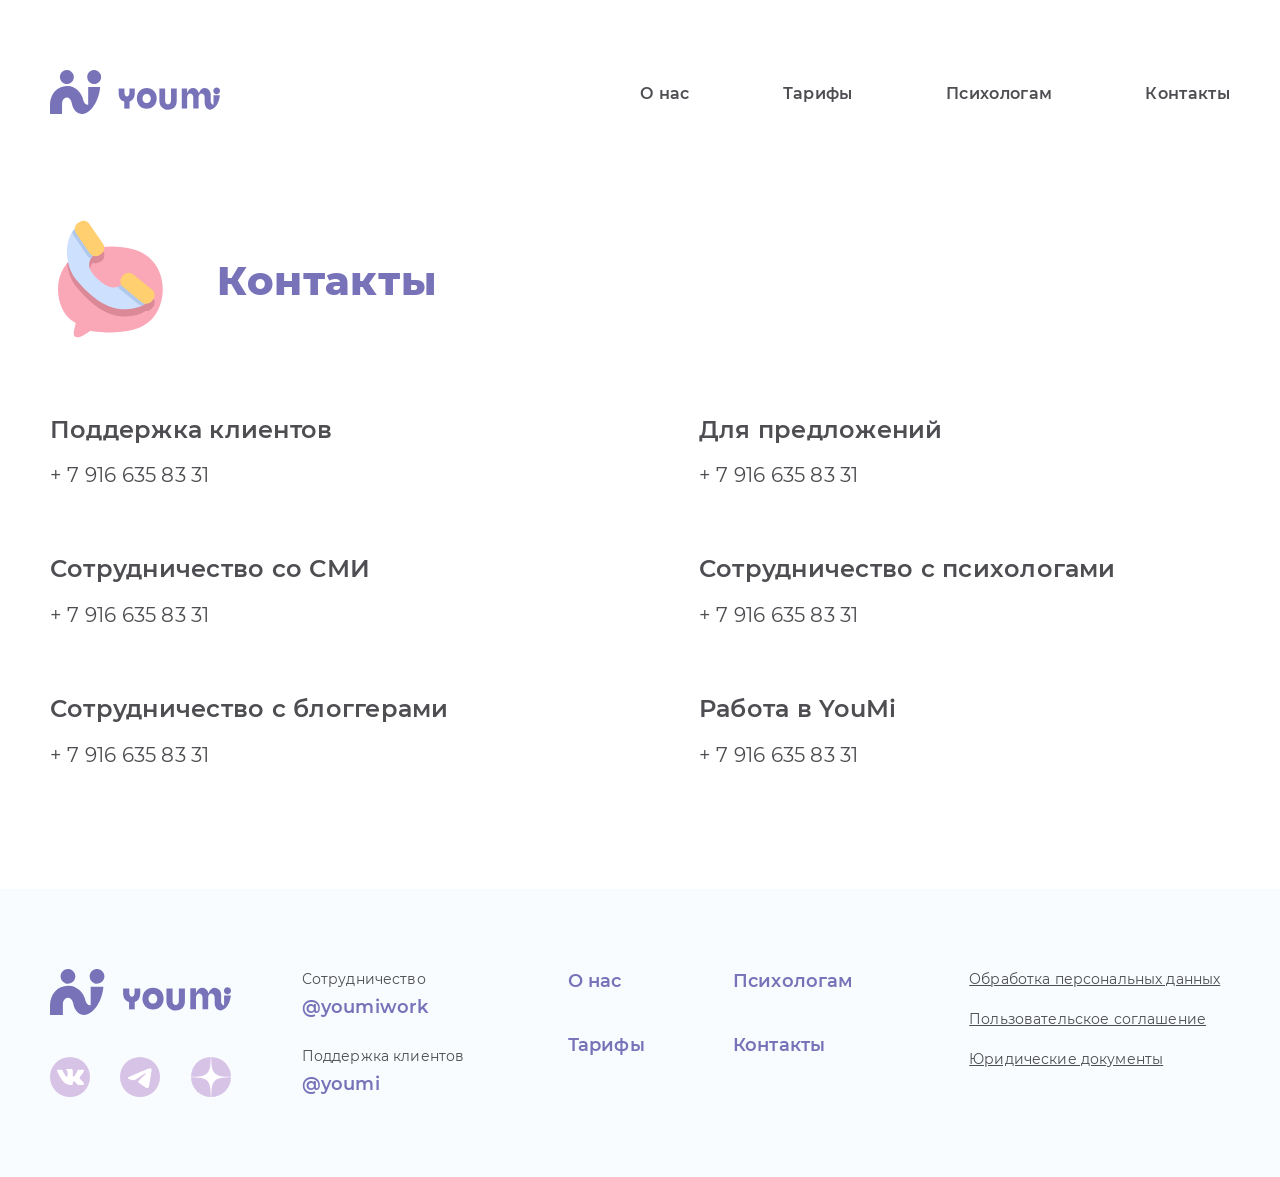
<file: pages/contacts.html>
<!DOCTYPE html>
<html lang="ru">
	<head>
		<meta charset="UTF-8" />
		<meta http-equiv="X-UA-Compatible" content="IE=edge" />
		<meta name="viewport" content="width=device-width, initial-scale=1.0" />
		<title>Контакты</title>
		<link rel="shortcut icon" href="../assets/icons/logo-white.svg" />
		<link rel="stylesheet" href="../assets/css/normalize.css" />
		<link rel="stylesheet" href="../assets/css/fonts.css" />
		<link rel="stylesheet" href="../assets/css/index.css" />
	</head>
	<body>
		<header class="header header_contacts">
			<div class="container">
				<div class="header__wrapper">
					<a href="../index.html" target="_blank" class="header__logo"><img src="../assets/icons/logo.svg" class="header__logo-img" alt="YouMi's logo" /></a>
					<nav class="header__nav">
						<ul class="header__menu">
							<li><a href="../pages/about.html" target="_blank" class="header__link">О нас</a></li>
							<li><a href="../pages/rates.html" target="_blank" class="header__link">Тарифы</a></li>
							<li><a href="../pages/psychologists.html" target="_blank" class="header__link">Психологам</a></li>
							<li><a href="../pages/contacts.html" target="_blank" class="header__link">Контакты</a></li>
						</ul>
					</nav>
					<div class="hamburger">
						<img src="../assets/icons/hamburger-menu1.svg" class="hamburger__line" alt="hamburger menu line" />
						<img src="../assets/icons/hamburger-menu2.svg" class="hamburger__line" alt="hamburger menu line" />
						<img src="../assets/icons/hamburger-menu3.svg" class="hamburger__line" alt="hamburger menu line" />
					</div>
				</div>
			</div>
		</header>

		<section class="contacts">
			<div class="container">
				<div class="contacts__header">
					<div class="contacts__img"><img src="../assets/icons/telephone.svg" class="contacts__img-icon" alt="phone icon" /></div>
					<div class="contacts__title">Контакты</div>
				</div>
				<div class="contacts__wrapper">
					<div class="contacts__item">
						<div class="contacts__item-title">Поддержка клиентов</div>
						<a href="#" class="contacts__descr">+ 7 916 635 83 31</a>
					</div>
					<div class="contacts__item">
						<div class="contacts__item-title">Для предложений</div>
						<a href="#" class="contacts__descr">+ 7 916 635 83 31</a>
					</div>
					<div class="contacts__item">
						<div class="contacts__item-title">Сотрудничество со СМИ</div>
						<a href="#" class="contacts__descr">+ 7 916 635 83 31</a>
					</div>
					<div class="contacts__item">
						<div class="contacts__item-title">Сотрудничество с психологами</div>
						<a href="#" class="contacts__descr">+ 7 916 635 83 31</a>
					</div>
					<div class="contacts__item">
						<div class="contacts__item-title">Сотрудничество с блоггерами</div>
						<a href="#" class="contacts__descr">+ 7 916 635 83 31</a>
					</div>
					<div class="contacts__item">
						<div class="contacts__item-title">Работа в YouMi</div>
						<a href="#" class="contacts__descr">+ 7 916 635 83 31</a>
					</div>
				</div>
			</div>
		</section>

		<footer class="footer">
			<div class="container">
				<div class="footer__wrapper">
					<div class="footer__contacts">
						<a href="../index.html" target="_blank" class="footer__logo"><img src="../assets/icons/logo.svg" alt="YouMi's logo" class="footer__logo-img" /></a>
						<div class="footer__socials">
							<a href="https://vk.com" target="_blank" class="footer__socials-logo"><img src="../assets/icons/vk.svg" alt="vk logo" /></a>
							<a href="https://telegram.org/" target="_blank" class="footer__socials-logo"><img src="../assets/icons/telegram.svg" alt="telegram logo" /></a>
							<a href="https://dzen.ru" target="_blank" class="footer__socials-logo"><img src="../assets/icons/dzen.svg" alt="dzen logo" /></a>
						</div>
					</div>
					<div class="footer__connection">
						<div>
							<p class="footer__connection-title">Сотрудничество</p>
							<p class="footer__connection-subtitle">@youmiwork</p>
						</div>
						<div>
							<p class="footer__connection-title">Поддержка клиентов</p>
							<p class="footer__connection-subtitle">@youmi</p>
						</div>
					</div>
					<nav class="footer__nav">
						<ul class="footer__menu">
							<li><a href="../pages/about.html" target="_blank" class="footer__link">О нас</a></li>
							<li><a href="../pages/psychologists.html" target="_blank" class="footer__link">Психологам</a></li>
							<li><a href="../pages/rates.html" target="_blank" class="footer__link">Тарифы</a></li>
							<li><a href="../pages/contacts.html" target="_blank" class="footer__link">Контакты</a></li>
						</ul>
					</nav>
					<div class="footer__policy">
						<a href="#" class="footer__policy-item">Обработка персональных данных</a>
						<a href="#" class="footer__policy-item">Пользовательское соглашение</a>
						<a href="#" class="footer__policy-item">Юридические документы</a>
					</div>
				</div>
			</div>
		</footer>
		<script src="../assets/js/index.js"></script>
	</body>
</html>
</file>
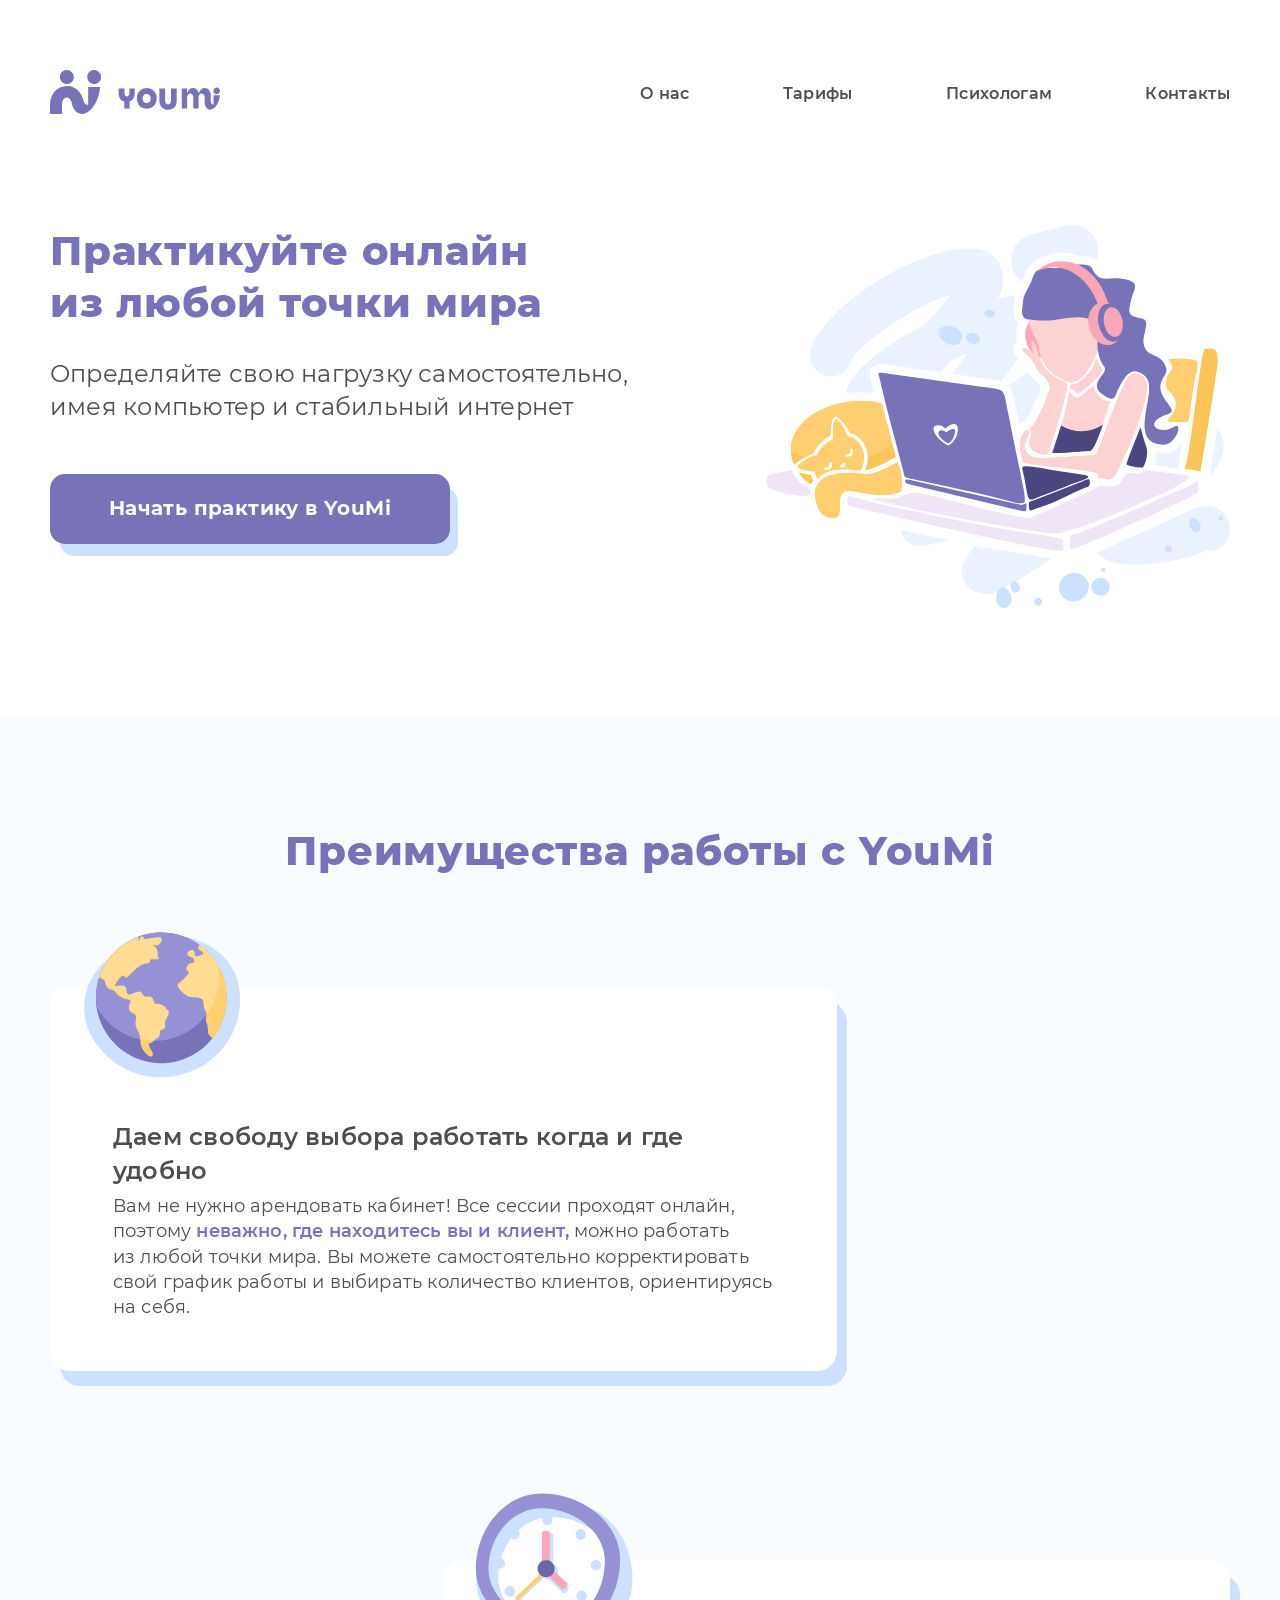
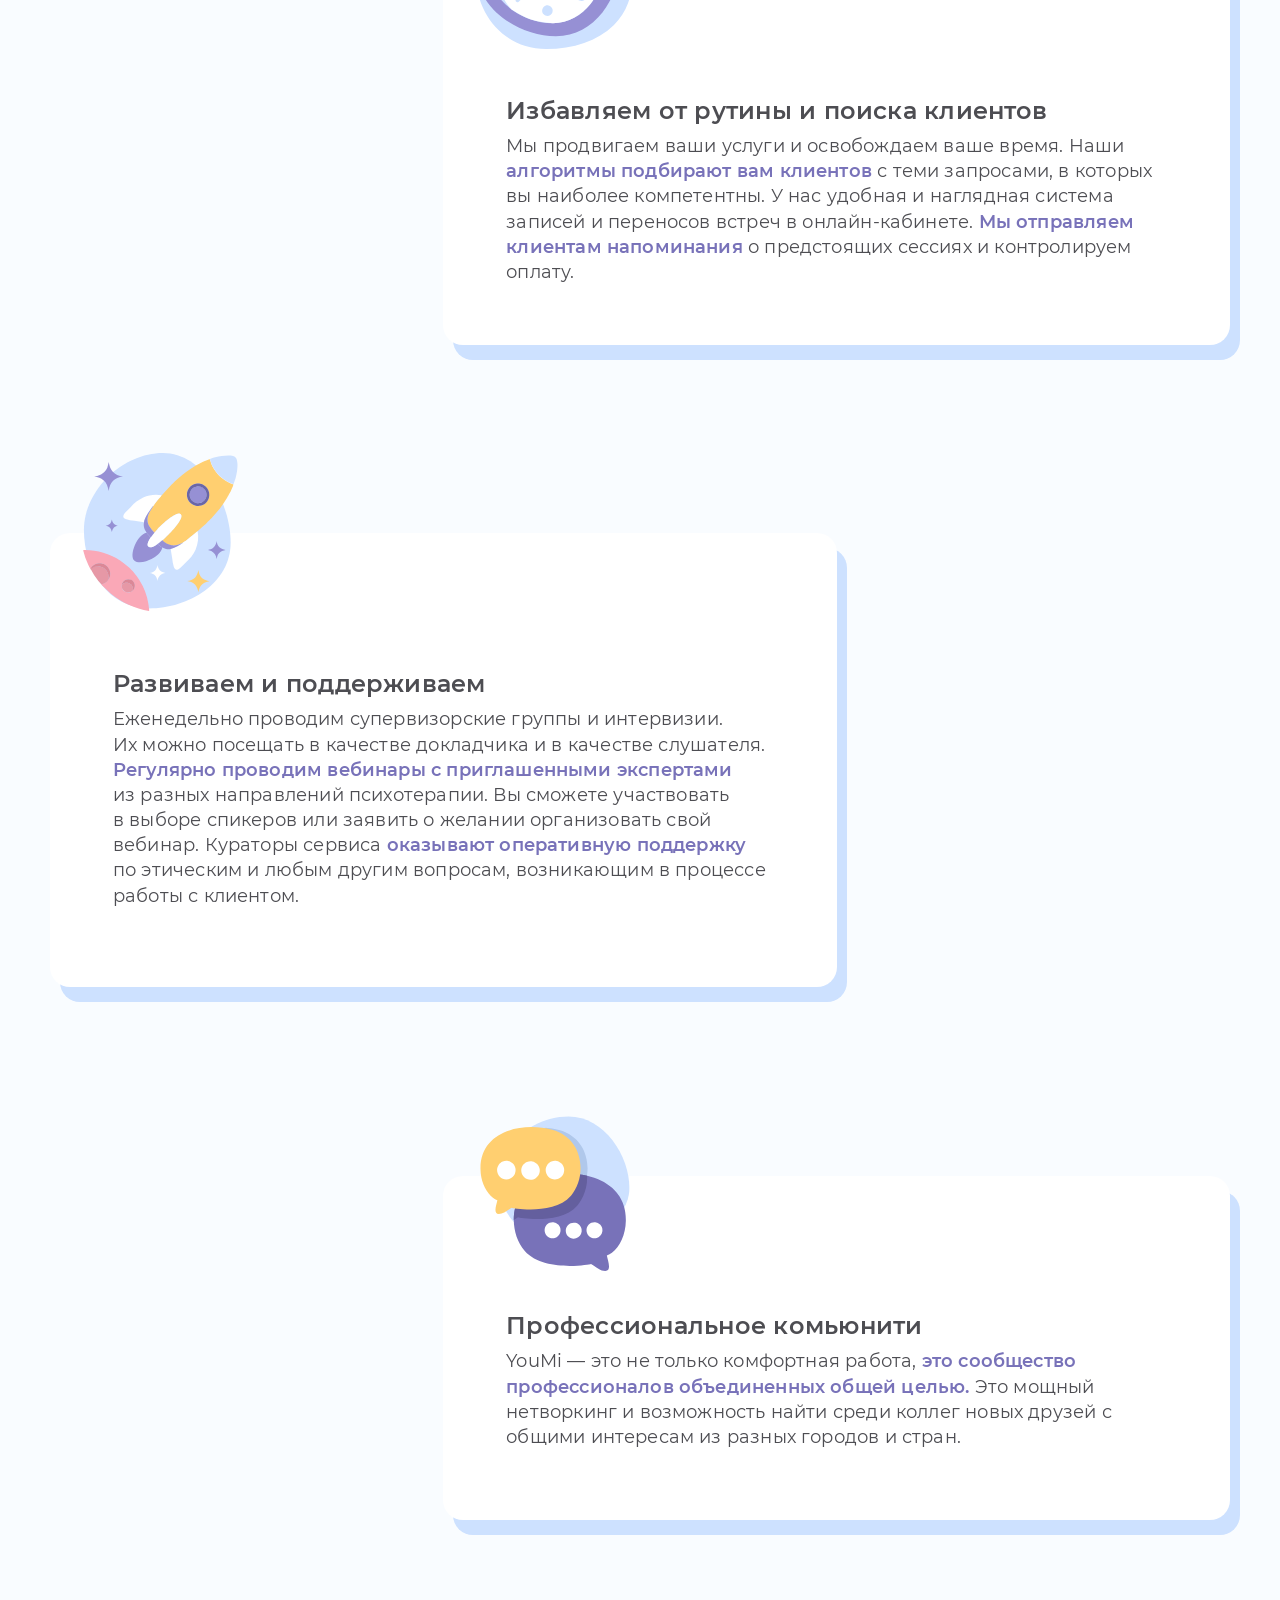
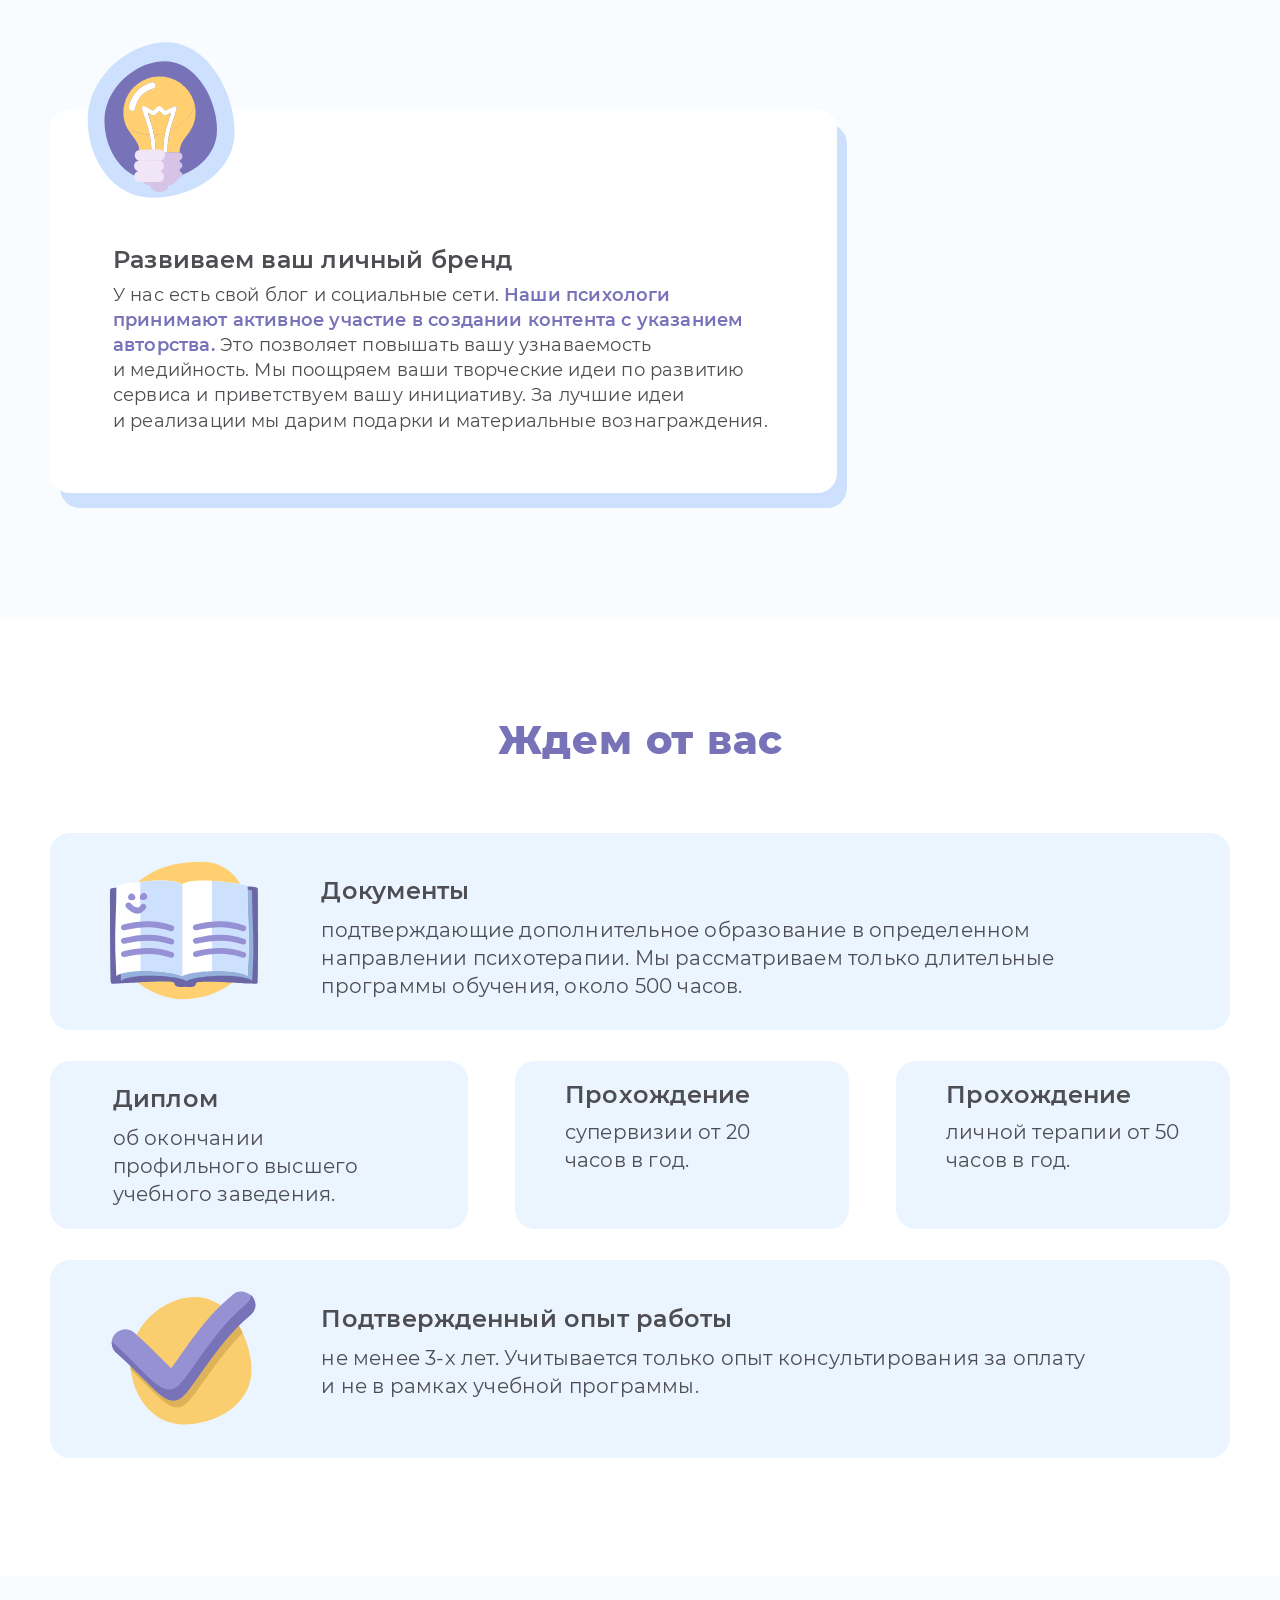
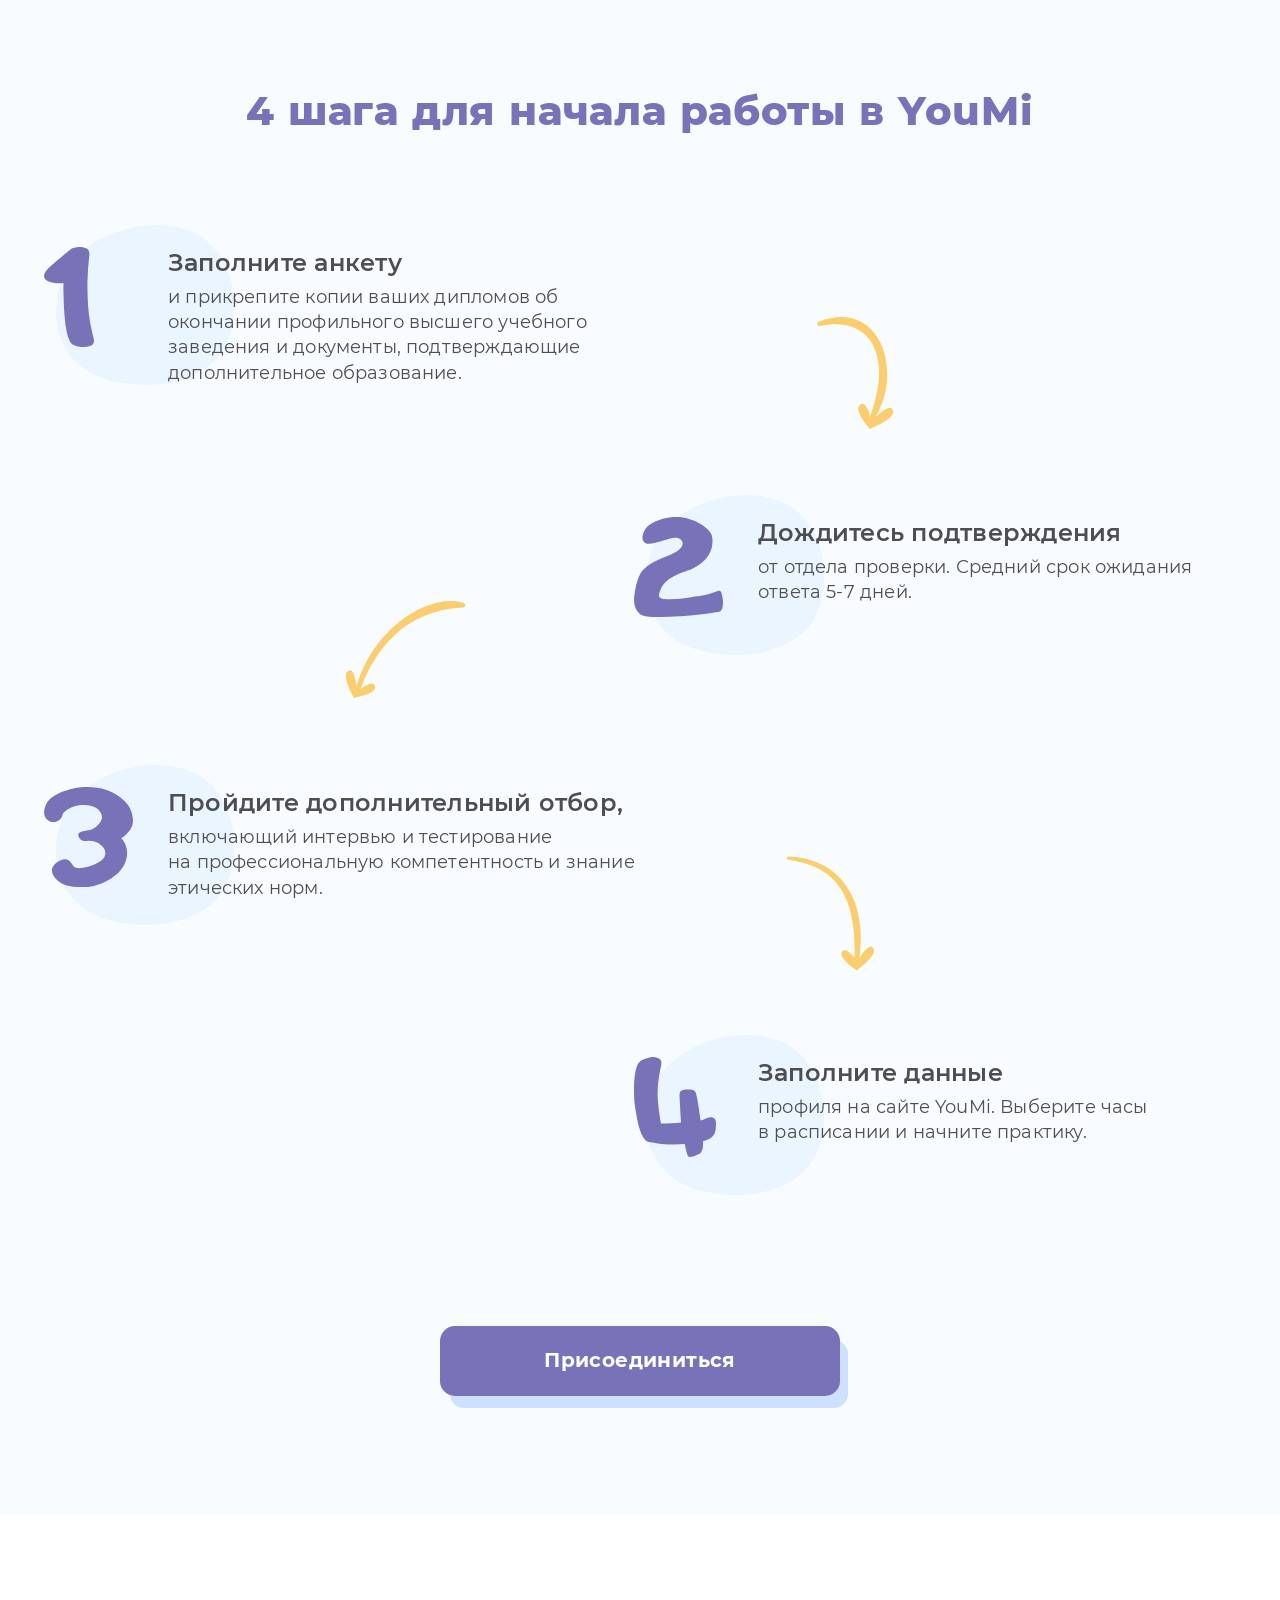
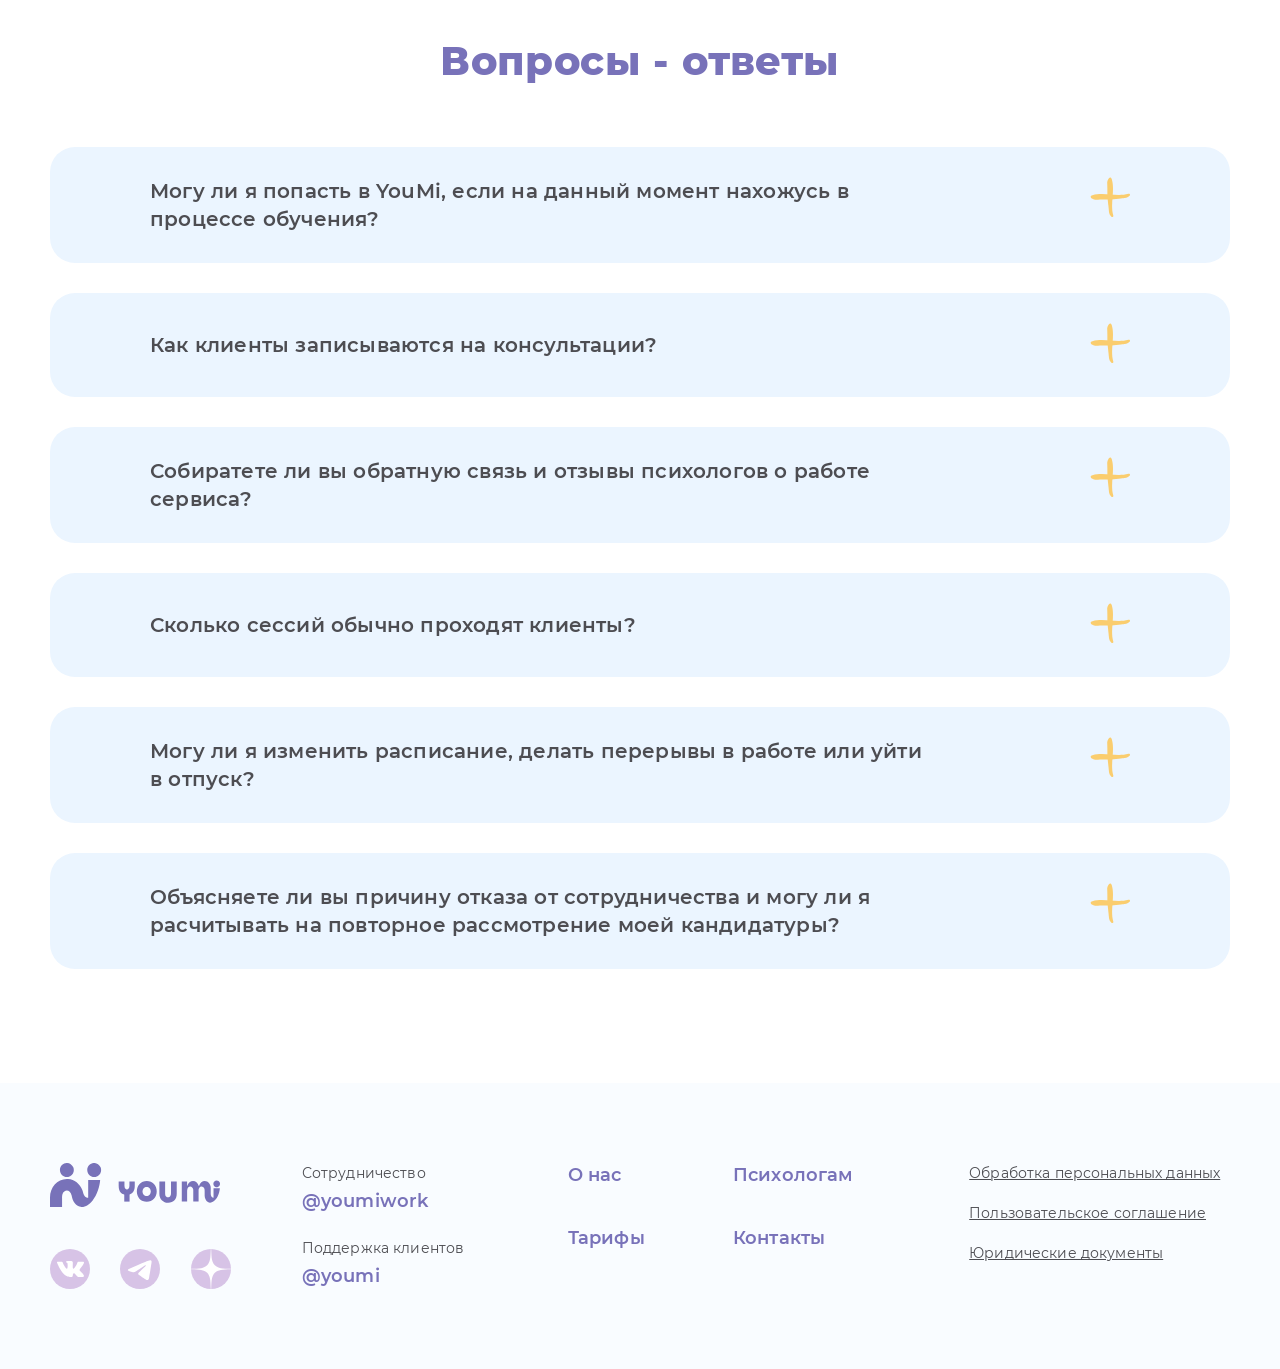
<file: pages/psychologists.html>
<!DOCTYPE html>
<html lang="ru">
	<head>
		<meta charset="UTF-8" />
		<meta http-equiv="X-UA-Compatible" content="IE=edge" />
		<meta name="viewport" content="width=device-width, initial-scale=1.0" />
		<title>Психологам</title>
		<link rel="shortcut icon" href="../assets/icons/logo-white.svg" />
		<link rel="stylesheet" href="../assets/css/normalize.css" />
		<link rel="stylesheet" href="../assets/css/fonts.css" />
		<link rel="stylesheet" href="../assets/css/index.css" />
	</head>
	<body>
		<header class="header-psyghologyst">
			<div class="container">
				<div class="header__wrapper">
					<a href="../index.html" target="_blank" class="header__logo"><img src="../assets/icons/logo.svg" class="header__logo-img" alt="YouMi's logo" /></a>
					<nav class="header__nav">
						<ul class="header__menu">
							<li><a href="../pages/about.html" target="_blank" class="header__link">О нас</a></li>
							<li><a href="../pages/rates.html" target="_blank" class="header__link">Тарифы</a></li>
							<li><a href="../pages/psychologists.html" target="_blank" class="header__link">Психологам</a></li>
							<li><a href="../pages/contacts.html" target="_blank" class="header__link">Контакты</a></li>
						</ul>
					</nav>
					<div class="hamburger">
						<img src="../assets/icons/hamburger-menu1.svg" class="hamburger__line" alt="hamburger menu line" />
						<img src="../assets/icons/hamburger-menu2.svg" class="hamburger__line" alt="hamburger menu line" />
						<img src="../assets/icons/hamburger-menu3.svg" class="hamburger__line" alt="hamburger menu line" />
					</div>
				</div>
			</div>
		</header>
		<section class="psychologyst-practiceonline">
			<div class="container">
				<div class="psychologyst-practiceonline-wrapper">
					<div class="psychologyst-practiceonline-content">
						<h2 class="psychologyst-practiceonline-content__title">Практикуйте онлайн из любой точки мира</h2>
						<div class="psychologyst-practiceonline-content__text">Определяйте свою нагрузку самостоятельно, имея компьютер и стабильный интернет</div>
						<button class="psychologyst-practiceonline-content__button" onclick="window.location.href = '#4stepsforjob-title'" type="button">Начать практику в YouMi</button>
					</div>
					<div class="psychologyst-practiceonline__img">
						<img class="psychologyst-practiceonline__imgitem" src="../assets/images/psycho-img1.svg" alt="psychologyst is helping clients online" />
					</div>
				</div>
			</div>
		</section>
		<section class="psychologyst-benefits">
			<div class="container">
				<div class="psychologyst-benefits-wrapper">
					<h2 class="psychologyst-benefits-title">Преимущества работы с YouMi</h2>
					<div class="psychologyst-benefits-section" id="grid-area1_1">
						<img class="psychologyst-benefits-section__icon" src="../assets/icons/psychologyst/psy_planet.svg" alt="planet Earth" />
						<h3 class="psychologyst-benefits-section__subtitle">Даем свободу выбора работать когда и где удобно</h3>
						<div class="psychologyst-benefits-section__text">
							Вам не нужно арендовать кабинет! Все сессии проходят онлайн, поэтому
							<span class="psychologyst-benefits-section__violettext">неважно, где находитесь вы и клиент,</span> можно работать из любой точки мира. Вы можете самостоятельно
							корректировать свой график работы и выбирать количество клиентов, ориентируясь на себя.
						</div>
					</div>
					<div class="psychologyst-benefits-section" id="grid-area1_2">
						<img class="psychologyst-benefits-section__icon" src="../assets/icons/psychologyst/psy_watch.svg" alt="watch" />
						<h3 class="psychologyst-benefits-section__subtitle">Избавляем от рутины и поиска клиентов</h3>
						<div class="psychologyst-benefits-section__text">
							Мы продвигаем ваши услуги и освобождаем ваше время. Наши <span class="psychologyst-benefits-section__violettext"> алгоритмы подбирают вам клиентов</span> с теми запросами,
							в которых вы наиболее компетентны. У нас удобная и наглядная система записей и переносов встреч в онлайн-кабинете.
							<span class="psychologyst-benefits-section__violettext">Мы отправляем клиентам напоминания</span> о предстоящих сессиях и контролируем оплату.
						</div>
					</div>
					<div class="psychologyst-benefits-section" id="grid-area1_3">
						<img class="psychologyst-benefits-section__icon" src="../assets/icons/psychologyst/psy_rocket.svg" alt="rocket in space" />
						<h3 class="psychologyst-benefits-section__subtitle">Развиваем и поддерживаем</h3>
						<div class="psychologyst-benefits-section__text">
							Еженедельно проводим супервизорские группы и интервизии. Их можно посещать в качестве докладчика и в качестве слушателя.
							<span class="psychologyst-benefits-section__violettext"> Регулярно проводим вебинары с приглашенными экспертами</span> из разных направлений психотерапии. Вы сможете
							участвовать в выборе спикеров или заявить о желании организовать свой вебинар. Кураторы сервиса
							<span class="psychologyst-benefits-section__violettext">оказывают оперативную поддержку </span> по этическим и любым другим вопросам, возникающим в процессе работы
							с клиентом.
						</div>
					</div>
					<div class="psychologyst-benefits-section" id="grid-area1_4">
						<img class="psychologyst-benefits-section__icon" src="../assets/icons/psychologyst/psy_chat.svg" alt="chat icon" />
						<h3 class="psychologyst-benefits-section__subtitle">Профессиональное комьюнити</h3>
						<div class="psychologyst-benefits-section__text">
							YouMi — это не только комфортная работа, <span class="psychologyst-benefits-section__violettext"> это сообщество профессионалов объединенных общей целью. </span>Это мощный
							нетворкинг и возможность найти среди коллег новых друзей с общими интересам из разных городов и стран.
						</div>
					</div>
					<div class="psychologyst-benefits-section" id="grid-area1_5">
						<img class="psychologyst-benefits-section__icon" src="../assets/icons/psychologyst/psy_bulb.svg" alt="chat icon" />
						<h3 class="psychologyst-benefits-section__subtitle">Развиваем ваш личный бренд</h3>
						<div class="psychologyst-benefits-section__text">
							У нас есть свой блог и социальные сети.
							<span class="psychologyst-benefits-section__violettext"> Наши психологи принимают активное участие в создании контента с указанием авторства. </span>Это позволяет повышать
							вашу узнаваемость и медийность. Мы поощряем ваши творческие идеи по развитию сервиса и приветствуем вашу инициативу. За лучшие идеи и реализации мы дарим подарки
							и материальные вознаграждения.
						</div>
					</div>
				</div>
			</div>
		</section>
		<section class="psychologyst-waitfromyou">
			<div class="container">
				<div class="psychologyst-waitfromyou-wrapper">
					<h2 class="psychologyst-waitfromyou-title">Ждем от вас</h2>
					<div class="psychologyst-waitfromyou-item psychologyst-waitfromyou-sectionwithicon" id="grid-area2_1">
						<img class="psychologyst-waitfromyou-sectionwithicon__icon" src="../assets/icons/psychologyst/psy_book.svg" alt="icon of opened book" />
						<h3 class="psychologyst-waitfromyou-sectionwithicon__subtitle">Документы</h3>
						<div class="psychologyst-waitfromyou-sectionwithicon__text">
							подтверждающие дополнительное образование в определенном направлении психотерапии. Мы рассматриваем только длительные программы обучения, около 500 часов.
						</div>
					</div>
					<div class="psychologyst-waitfromyou-item psychologyst-waitfromyou-section" id="grid-area2_2">
						<h3 class="psychologyst-waitfromyou-section__subtitle">Диплом</h3>
						<div class="psychologyst-waitfromyou-section__text">об окончании профильного высшего учебного заведения.</div>
					</div>
					<div class="psychologyst-waitfromyou-item psychologyst-waitfromyou-section" id="grid-area2_3">
						<h3 class="psychologyst-waitfromyou-section__subtitle">Прохождение</h3>
						<div class="psychologyst-waitfromyou-section__text">супервизии от 20 часов в год.</div>
					</div>
					<div class="psychologyst-waitfromyou-item psychologyst-waitfromyou-section" id="grid-area2_4">
						<h3 class="psychologyst-waitfromyou-section__subtitle">Прохождение</h3>
						<div class="psychologyst-waitfromyou-section__text">личной терапии от 50 часов в год.</div>
					</div>
					<div class="psychologyst-waitfromyou-item psychologyst-waitfromyou-sectionwithicon" id="grid-area2_5">
						<img class="psychologyst-waitfromyou-sectionwithicon__icon" src="../assets/icons/psychologyst/psy_check mark.svg" alt="icon of check mark" />
						<h3 class="psychologyst-waitfromyou-sectionwithicon__subtitle">Подтвержденный опыт работы</h3>
						<div class="psychologyst-waitfromyou-sectionwithicon__text">не менее 3-х лет. Учитывается только опыт консультирования за оплату и не в рамках учебной программы.</div>
					</div>
				</div>
				<div class="carousel">
					<div class="carousel__dot_waitfromyou carousel__dot_active"></div>
					<div class="carousel__dot_waitfromyou"></div>
					<div class="carousel__dot_waitfromyou"></div>
					<div class="carousel__dot_waitfromyou"></div>
					<div class="carousel__dot_waitfromyou"></div>
				</div>
			</div>
		</section>
		<section class="psychologyst-4stepsforjob">
			<div class="container">
				<div class="psychologyst-4stepsforjob-wrapper">
					<h2 class="psychologyst-4stepsforjob-title" id="4stepsforjob-title">4 шага для начала работы в YouMi</h2>
					<div class="psychologyst-4stepsforjob-section" id="grid-area3_1">
						<img class="psychologyst-4stepsforjob-section__iconnumber" id="iconnum1" src="../assets/icons/psychologyst/psy-one.svg" alt="number one" />
						<img class="psychologyst-4stepsforjob-section__iconoval" id="iconov1" src="../assets/icons/psychologyst/psy-oval.svg" alt="transperent oval" />
						<h3 class="psychologyst-4stepsforjob-section__subtitle">Заполните анкету</h3>
						<div class="psychologyst-4stepsforjob-section__text">
							и прикрепите копии ваших дипломов об окончании профильного высшего учебного заведения и документы, подтверждающие дополнительное образование.
						</div>
						<img class="psychologyst-4stepsforjob-iconrightarrow1" src="../assets/icons/psychologyst/psy-rightarrow1.svg" alt="arrow from step 1 to step 2" />
					</div>
					<div class="psychologyst-4stepsforjob-section" id="grid-area3_2">
						<img class="psychologyst-4stepsforjob-section__iconnumber" id="iconnum2" src="../assets/icons/psychologyst/psy-two.svg" alt="number two" />
						<img class="psychologyst-4stepsforjob-section__iconoval" id="iconov2" src="../assets/icons/psychologyst/psy-oval.svg" alt="transperent oval" />
						<h3 class="psychologyst-4stepsforjob-section__subtitle">Дождитесь подтверждения</h3>
						<div class="psychologyst-4stepsforjob-section__text">от отдела проверки. Средний срок ожидания ответа 5-7 дней.</div>
						<img class="psychologyst-4stepsforjob-iconleftarrow" src="../assets/icons/psychologyst/psy-leftarrow.svg" alt="arrow from step 2 to step 3" />
					</div>
					<div class="psychologyst-4stepsforjob-section" id="grid-area3_3">
						<img class="psychologyst-4stepsforjob-section__iconnumber" id="iconnum3" src="../assets/icons/psychologyst/psy-three.svg" alt="number three" />
						<img class="psychologyst-4stepsforjob-section__iconoval" id="iconov3" src="../assets/icons/psychologyst/psy-oval.svg" alt="transperent oval" />
						<h3 class="psychologyst-4stepsforjob-section__subtitle">Пройдите дополнительный отбор,</h3>
						<div class="psychologyst-4stepsforjob-section__text">включающий интервью и тестирование на профессиональную компетентность и знание этических норм.</div>
						<img class="psychologyst-4stepsforjob-iconrightarrow2" src="../assets/icons/psychologyst/psy-rightarrow2.svg" alt="arrow from step 3 to step 4" />
					</div>
					<div class="psychologyst-4stepsforjob-section" id="grid-area3_4">
						<img class="psychologyst-4stepsforjob-section__iconnumber" id="iconnum4" src="../assets/icons/psychologyst/psy-four.svg" alt="number four" />
						<img class="psychologyst-4stepsforjob-section__iconoval" id="iconov4" src="../assets/icons/psychologyst/psy-oval.svg" alt="transperent oval" />
						<h3 class="psychologyst-4stepsforjob-section__subtitle">Заполните данные</h3>
						<div class="psychologyst-4stepsforjob-section__text">профиля на сайте YouMi. Выберите часы в расписании и начните практику.</div>
					</div>
					<button class="psychologyst-4stepsforjob-button" onclick="window.location.href = '#4stepsforjob-title'" type="button">Присоединиться</button>
				</div>
			</div>
		</section>
		<section class="home-questions">
			<div class="container">
				<h2 class="title">Вопросы - ответы</h2>
				<div class="questions__wrapper">
					<div class="questions__item">
						<div class="questions__text">
							<p class="questions__ask">Могу ли я попасть в YouMi, если на данный момент нахожусь в процессе обучения?</p>
							<p class="questions__answer">
								Lorem ipsum dolor sit amet, consectetur adipisicing elit. Mollitia veritatis obcaecati cupiditate doloribus praesentium fugiat, ad vitae iure eos. Architecto officiis
								veniam dolorem ad, exercitationem ullam necessitatibus doloribus magnam quibusdam!
							</p>
						</div>

						<div class="questions__sign">
							<img src="../assets/icons/plus.svg" alt="plus" class="questions__plus" />
							<img src="../assets/icons/minus.svg" alt="minus" class="questions__minus" />
						</div>
					</div>
					<div class="questions__item">
						<div class="questions__text">
							<p class="questions__ask">Как клиенты записываются на консультации?</p>
							<p class="questions__answer">
								Lorem ipsum dolor sit amet, consectetur adipisicing elit. Mollitia veritatis obcaecati cupiditate doloribus praesentium fugiat, ad vitae iure eos. Architecto officiis
								veniam dolorem ad, exercitationem ullam necessitatibus doloribus magnam quibusdam!
							</p>
						</div>
						<div class="questions__sign">
							<img src="../assets/icons/plus.svg" alt="plus" class="questions__plus" />
							<img src="../assets/icons/minus.svg" alt="minus" class="questions__minus" />
						</div>
					</div>
					<div class="questions__item">
						<div class="questions__text">
							<p class="questions__ask">Собиратете ли вы обратную связь и отзывы психологов о работе сервиса?</p>
							<p class="questions__answer">
								Lorem ipsum dolor sit amet, consectetur adipisicing elit. Mollitia veritatis obcaecati cupiditate doloribus praesentium fugiat, ad vitae iure eos. Architecto officiis
								veniam dolorem ad, exercitationem ullam necessitatibus doloribus magnam quibusdam!
							</p>
						</div>
						<div class="questions__sign">
							<img src="../assets/icons/plus.svg" alt="plus" class="questions__plus" />
							<img src="../assets/icons/minus.svg" alt="minus" class="questions__minus" />
						</div>
					</div>
					<div class="questions__item">
						<div class="questions__text">
							<p class="questions__ask">Сколько сессий обычно проходят клиенты?</p>
							<p class="questions__answer">
								Lorem ipsum dolor sit amet, consectetur adipisicing elit. Mollitia veritatis obcaecati cupiditate doloribus praesentium fugiat, ad vitae iure eos. Architecto officiis
								veniam dolorem ad, exercitationem ullam necessitatibus doloribus magnam quibusdam!
							</p>
						</div>
						<div class="questions__sign">
							<img src="../assets/icons/plus.svg" alt="plus" class="questions__plus" />
							<img src="../assets/icons/minus.svg" alt="minus" class="questions__minus" />
						</div>
					</div>
					<div class="questions__item">
						<div class="questions__text">
							<p class="questions__ask">Могу ли я изменить расписание, делать перерывы в работе или уйти в отпуск?</p>
							<p class="questions__answer">
								Lorem ipsum dolor sit amet, consectetur adipisicing elit. Mollitia veritatis obcaecati cupiditate doloribus praesentium fugiat, ad vitae iure eos. Architecto officiis
								veniam dolorem ad, exercitationem ullam necessitatibus doloribus magnam quibusdam!
							</p>
						</div>
						<div class="questions__sign">
							<img src="../assets/icons/plus.svg" alt="plus" class="questions__plus" />
							<img src="../assets/icons/minus.svg" alt="minus" class="questions__minus" />
						</div>
					</div>
					<div class="questions__item">
						<div class="questions__text">
							<p class="questions__ask">Объясняете ли вы причину отказа от сотрудничества и могу ли я расчитывать на повторное рассмотрение моей кандидатуры?</p>
							<p class="questions__answer">
								Lorem ipsum dolor sit amet, consectetur adipisicing elit. Mollitia veritatis obcaecati cupiditate doloribus praesentium fugiat, ad vitae iure eos. Architecto officiis
								veniam dolorem ad, exercitationem ullam necessitatibus doloribus magnam quibusdam!
							</p>
						</div>
						<div class="questions__sign">
							<img src="../assets/icons/plus.svg" alt="plus" class="questions__plus" />
							<img src="../assets/icons/minus.svg" alt="minus" class="questions__minus" />
						</div>
					</div>
					<button class="button button_questions">Больше вопросов</button>
				</div>
			</div>
		</section>

		<footer class="footer">
			<div class="container">
				<div class="footer__wrapper">
					<div class="footer__contacts">
						<a href="../index.html" target="_blank" class="footer__logo"><img src="../assets/icons/logo.svg" alt="YouMi's logo" /></a>
						<div class="footer__socials">
							<a href="https://vk.com" target="_blank" class="footer__socials-logo"><img src="../assets/icons/vk.svg" alt="vk logo" /></a>
							<a href="https://telegram.org/" target="_blank" class="footer__socials-logo"><img src="../assets/icons/telegram.svg" alt="telegram logo" /></a>
							<a href="https://dzen.ru" target="_blank" class="footer__socials-logo"><img src="../assets/icons/dzen.svg" alt="dzen logo" /></a>
						</div>
					</div>
					<div class="footer__connection">
						<div>
							<p class="footer__connection-title">Сотрудничество</p>
							<p class="footer__connection-subtitle">@youmiwork</p>
						</div>
						<div>
							<p class="footer__connection-title">Поддержка клиентов</p>
							<p class="footer__connection-subtitle">@youmi</p>
						</div>
					</div>
					<nav class="footer__nav">
						<ul class="footer__menu">
							<li><a href="./about.html" target="_blank" class="footer__link">О нас</a></li>
							<li><a href="./psychologists.html" target="_blank" class="footer__link">Психологам</a></li>
							<li><a href="./rates.html" target="_blank" class="footer__link">Тарифы</a></li>
							<li><a href="./contacts.html" target="_blank" class="footer__link">Контакты</a></li>
						</ul>
					</nav>
					<div class="footer__policy">
						<a href="#" class="footer__policy-item">Обработка персональных данных</a>
						<a href="#" class="footer__policy-item">Пользовательское соглашение</a>
						<a href="#" class="footer__policy-item">Юридические документы</a>
					</div>
				</div>
			</div>
		</footer>
		<script src="../assets/js/index.js"></script>
	</body>
</html>
</file>
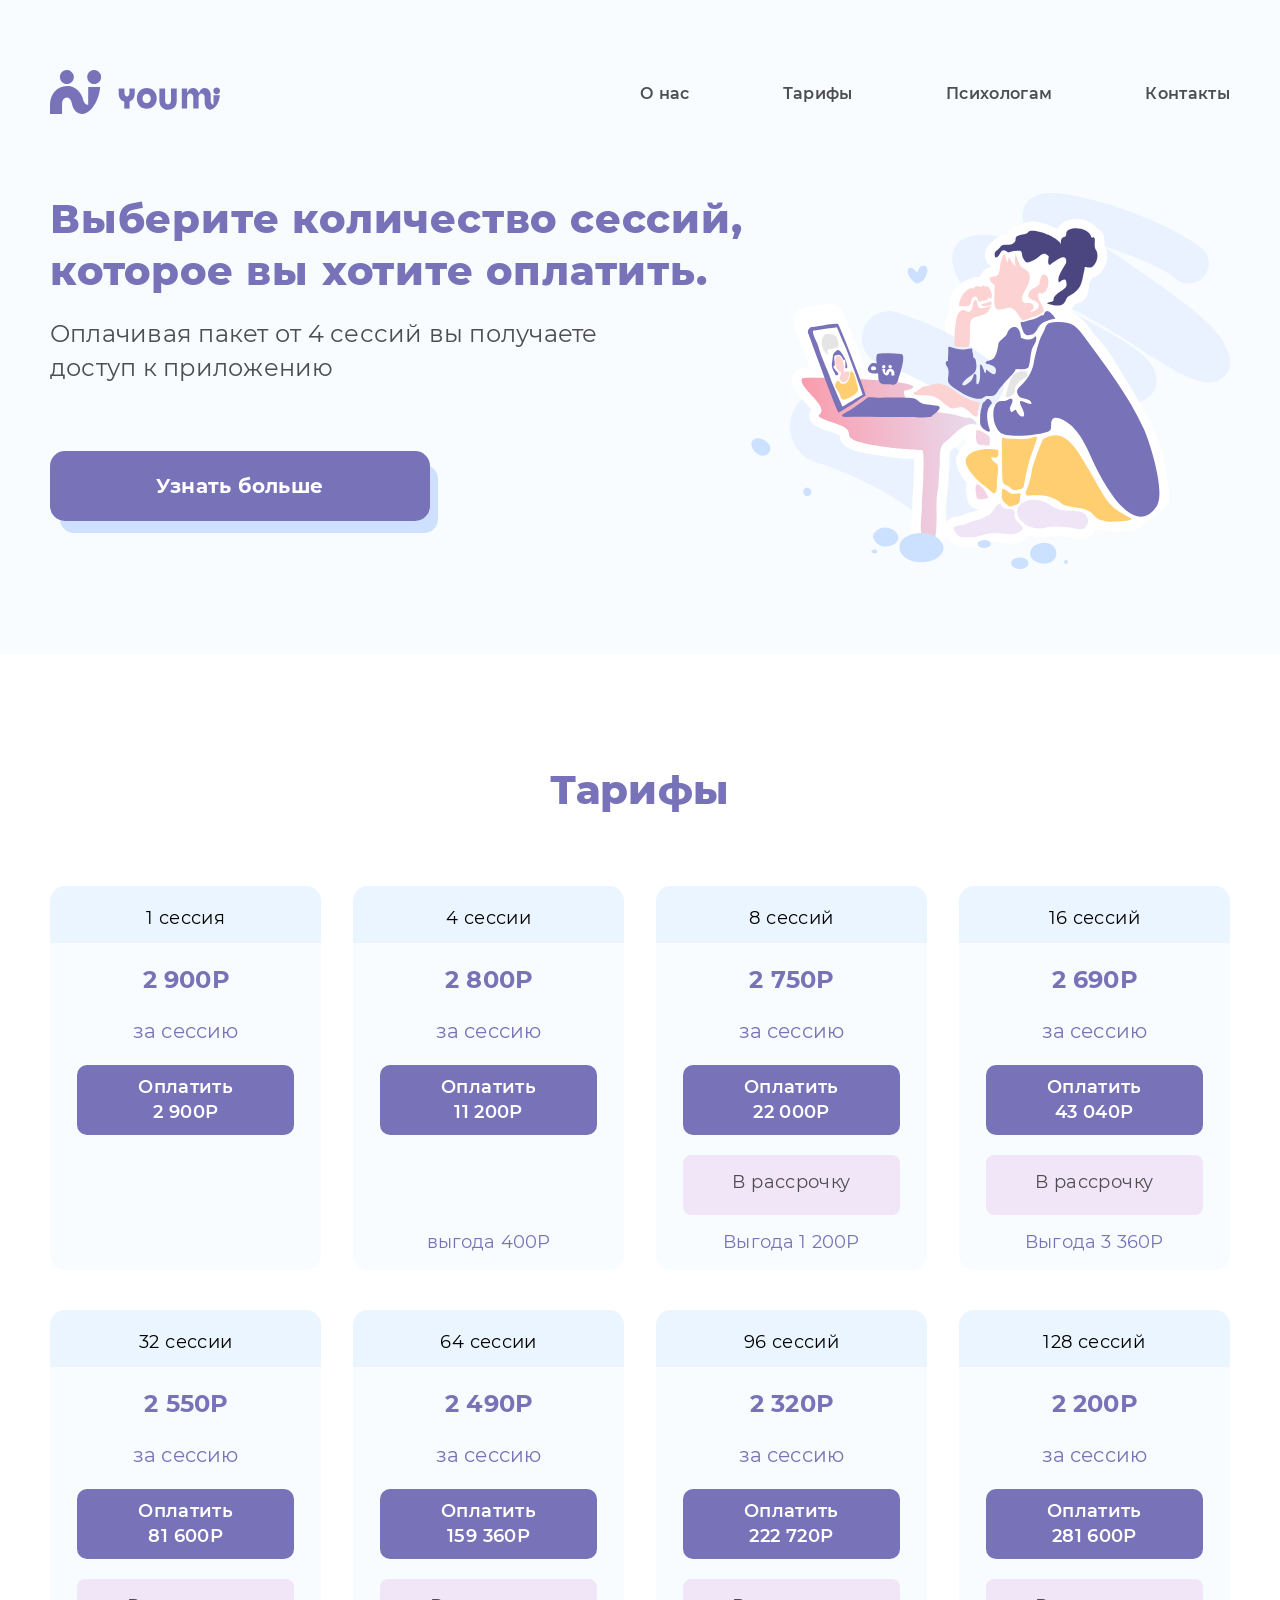
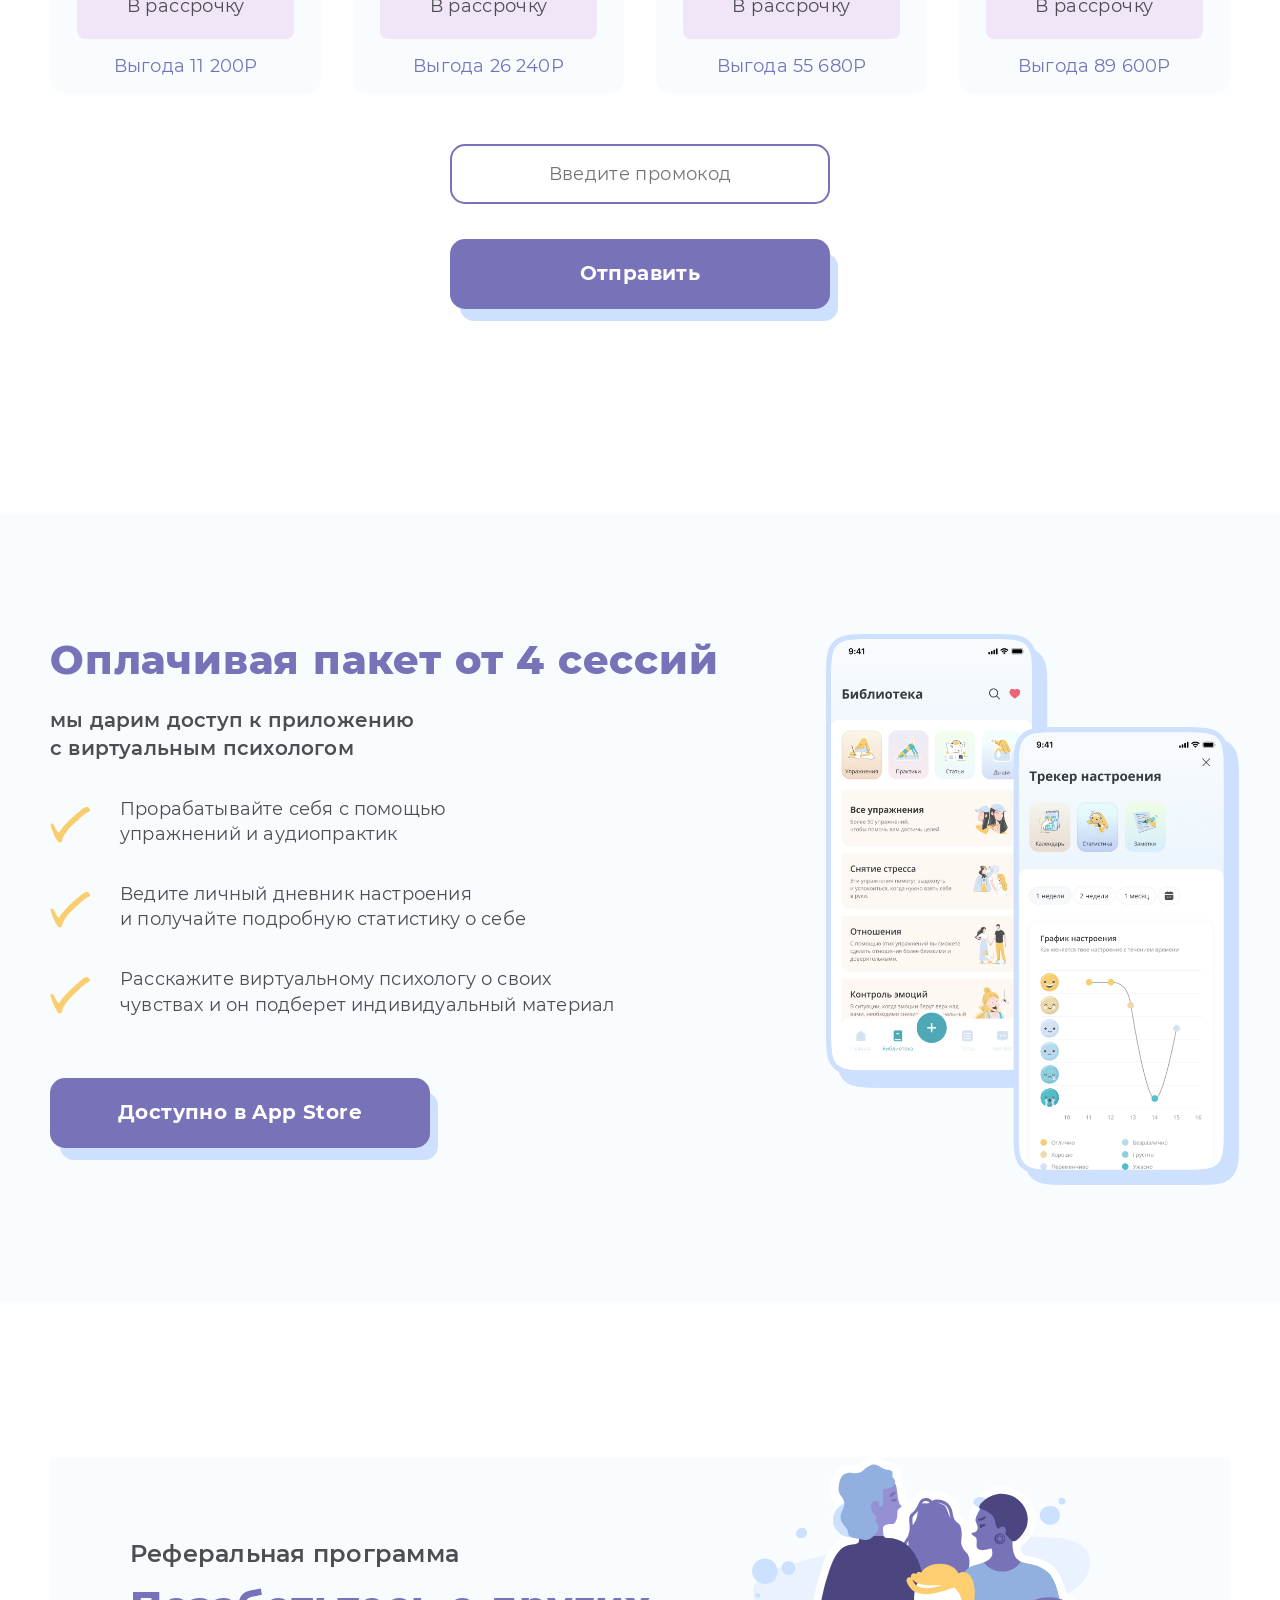
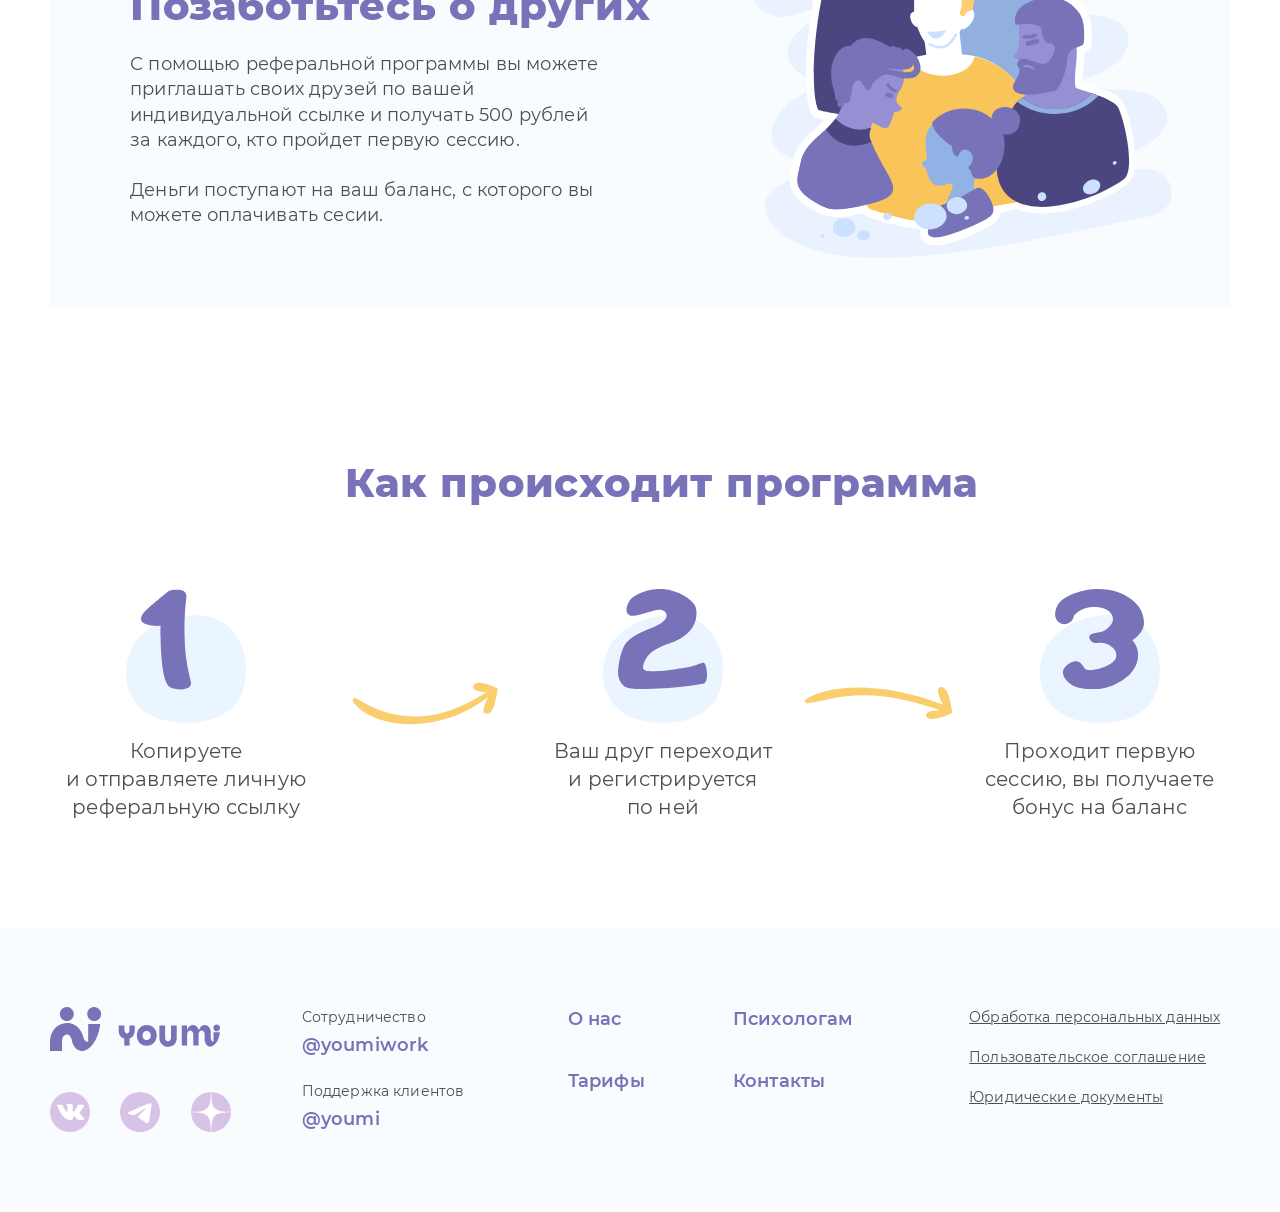
<file: pages/rates.html>
<!DOCTYPE html>
<html lang="ru">
	<head>
		<meta charset="UTF-8" />
		<meta http-equiv="X-UA-Compatible" content="IE=edge" />
		<meta name="viewport" content="width=device-width, initial-scale=1.0" />
		<title>Тарифы</title>
		<link rel="shortcut icon" href="../assets/icons/logo-white.svg" />
		<link rel="stylesheet" href="../assets/css/normalize.css" />
		<link rel="stylesheet" href="../assets/css/fonts.css" />
		<link rel="stylesheet" href="../assets/css/index.css" />
	</head>
	<body>
		<header class="header">
			<div class="container">
				<div class="header__wrapper">
					<div class="header__logo">
						<a href="../index.html" target="_blank" class="header__logo"><img src="../assets/icons/logo.svg" alt="YouMi's logo" /></a>
					</div>
					<nav class="header__nav">
						<ul class="header__menu">
							<li><a href="./about.html" target="_blank" class="header__link">О нас</a></li>
							<li><a href="./rates.html" target="_blank" class="header__link">Тарифы</a></li>
							<li><a href="./psychologists.html" target="_blank" class="header__link">Психологам</a></li>
							<li><a href="./contacts.html" target="_blank" class="header__link">Контакты</a></li>
						</ul>
					</nav>
					<div class="hamburger">
						<img src="../assets/icons/hamburger-menu1.svg" class="hamburger__line" alt="hamburger menu line" />
						<img src="../assets/icons/hamburger-menu2.svg" class="hamburger__line" alt="hamburger menu line" />
						<img src="../assets/icons/hamburger-menu3.svg" class="hamburger__line" alt="hamburger menu line" />
					</div>
				</div>
			</div>
		</header>

		<section class="rates-choice">
			<div class="container">
				<div class="rates-choice__wrapper">
					<div class="rates-choice__content">
						<h1 class="rates-choice__title">Выберите количество сессий,<br />которое вы хотите оплатить.</h1>
						<p class="rates-choice__subtitle">Оплачивая пакет от 4 сессий вы получаете<br />доступ к приложению</p>
						<form action="#price">
							<button class="button" id="rates-choice__btn">Узнать больше</button>
						</form>
					</div>
					<div class="rates-choise__ullistration"><img src="../assets/icons/rates-choice-img.svg" alt="image on section with search" class="rates-choice__img" /></div>
				</div>
			</div>
		</section>

		<section class="rates-price">
			<div class="container">
				<h2 class="title" id="price">Тарифы</h2>
				<div class="rates-price__wrapper">
					<div class="rates-price__content">
						<div class="rates-price__row1">1 сессия</div>
						<div class="rates-price__row2">
							<p class="rates-price__title">2 900Р</p>
							<p class="rates-price__subtitle">за сессию</p>
						</div>
						<button class="rates-price__btn">Оплатить<br />2 900Р</button>
						<div class="rates-price__none"></div>
						<div class="rates-price__row5"></div>
					</div>
					<div class="rates-price__content">
						<div class="rates-price__row1">4 сессии</div>
						<div class="rates-price__row2">
							<p class="rates-price__title">2 800Р</p>
							<p class="rates-price__subtitle">за сессию</p>
						</div>
						<button class="rates-price__btn">Оплатить<br />11 200Р</button>
						<div class="rates-price__none"></div>
						<div class="rates-price__row5">выгода 400Р</div>
					</div>
					<div class="rates-price__content">
						<div class="rates-price__row1">8 сессий</div>
						<div class="rates-price__row2">
							<p class="rates-price__title">2 750Р</p>
							<p class="rates-price__subtitle">за сессию</p>
						</div>
						<button class="rates-price__btn">Оплатить<br />22 000Р</button>
						<div class="rates-price__row4">В рассрочку</div>
						<div class="rates-price__row5">Выгода 1 200Р</div>
					</div>
					<div class="rates-price__content">
						<div class="rates-price__row1">16 сессий</div>
						<div class="rates-price__row2">
							<p class="rates-price__title">2 690Р</p>
							<p class="rates-price__subtitle">за сессию</p>
						</div>
						<button class="rates-price__btn">Оплатить<br />43 040Р</button>
						<div class="rates-price__row4">В рассрочку</div>
						<div class="rates-price__row5">Выгода 3 360Р</div>
					</div>
					<div class="rates-price__content">
						<div class="rates-price__row1">32 сессии</div>
						<div class="rates-price__row2">
							<p class="rates-price__title">2 550Р</p>
							<p class="rates-price__subtitle">за сессию</p>
						</div>
						<button class="rates-price__btn">Оплатить<br />81 600Р</button>
						<div class="rates-price__row4">В рассрочку</div>
						<div class="rates-price__row5">Выгода 11 200Р</div>
					</div>
					<div class="rates-price__content">
						<div class="rates-price__row1">64 сессии</div>
						<div class="rates-price__row2">
							<p class="rates-price__title">2 490Р</p>
							<p class="rates-price__subtitle">за сессию</p>
						</div>
						<button class="rates-price__btn">Оплатить<br />159 360Р</button>
						<div class="rates-price__row4">В рассрочку</div>
						<div class="rates-price__row5">Выгода 26 240Р</div>
					</div>
					<div class="rates-price__content">
						<div class="rates-price__row1">96 сессий</div>
						<div class="rates-price__row2">
							<p class="rates-price__title">2 320Р</p>
							<p class="rates-price__subtitle">за сессию</p>
						</div>
						<button class="rates-price__btn">Оплатить<br />222 720Р</button>
						<div class="rates-price__row4">В рассрочку</div>
						<div class="rates-price__row5">Выгода 55 680Р</div>
					</div>
					<div class="rates-price__content">
						<div class="rates-price__row1">128 сессий</div>
						<div class="rates-price__row2">
							<p class="rates-price__title">2 200Р</p>
							<p class="rates-price__subtitle">за сессию</p>
						</div>
						<button class="rates-price__btn">Оплатить<br />281 600Р</button>
						<div class="rates-price__row4">В рассрочку</div>
						<div class="rates-price__row5">Выгода 89 600Р</div>
					</div>
				</div>
			</div>
		</section>

		<section class="rates-form">
			<div class="container">
				<div class="rates-promocode__wrapper">
					<form>
						<input class="rates-form__promocode" type="text" name="promocode" placeholder="Введите промокод" />
					</form>
					<button class="button">Отправить</button>
				</div>
			</div>
		</section>

		<section class="rates-application">
			<div class="container">
				<div class="rates-application__wrapper">
					<div class="rates-application__content">
						<h2 class="rates-application__content_title">Оплачивая пакет от 4 сессий</h2>
						<p class="rates-application__content_subtitle">мы дарим доступ к приложению<br />с виртуальным психологом</p>
						<div class="rates-application__content-runct">
							<div class="rates-application__content-runct_block">
								<img src="../assets/icons/rates-application.svg" alt="runct" class="rates-application__content-runct_svg" />
								<p class="rates-application__content-runct_text">Прорабатывайте себя с помощью<br />упражнений и аудиопрактик</p>
							</div>
							<div class="rates-application__content-runct_block">
								<img src="../assets/icons/rates-application.svg" alt="runct" class="rates-application__content-runct_svg" />
								<p class="rates-application__content-runct_text">Ведите личный дневник настроения<br />и получайте подробную статистику о себе</p>
							</div>
							<div class="rates-application__content-runct_block">
								<img src="../assets/icons/rates-application.svg" alt="runct" class="rates-application__content-runct_svg" />
								<p class="rates-application__content-runct_text">Расскажите виртуальному психологу о своих<br />чувствах и он подберет индивидуальный материал</p>
							</div>
							<form action="https://www.apple.com/ru/app-store/" target="_blank">
								<button class="rates-application__btn">Доступно в App Store</button>
							</form>
						</div>
					</div>
					<div class="rates-application__content-screenshot"><img src="../assets/images/rates-application__img.png" alt="screen from application" class="rates-application__img" /></div>
				</div>
			</div>
		</section>

		<section class="rates-care">
			<div class="container">
				<div class="rates-care__wrapper">
					<div class="rates-care__block-content">
						<p class="rates-care__subtitle_1">Реферальная программа</p>
						<h2 class="rates-care__title">Позаботьтесь о других</h2>
						<p class="rates-care__subtitle_2">
							С помощью реферальной программы вы можете<br />приглашать своих друзей по вашей<br />индивидуальной ссылке и получать 500 рублей<br />за каждого, кто пройдет первую
							сессию.<br /><br />
							Деньги поступают на ваш баланс, с которого вы<br />можете оплачивать сесии.
						</p>
					</div>
					<div class="rates-care__block-img">
						<img src="../assets/icons/rates-care.svg" alt="many people" class="rates-care__block-img_pctr" />
					</div>
				</div>
			</div>
		</section>

		<section class="rates-steps">
			<div class="container">
				<div class="rates-steps__wrapper">
					<h2 class="rates-steps__title">Как происходит программа</h2>
					<div class="rates-steps__runct">
						<div class="rates-steps__runct-nmb">
								<img src="../assets/icons/spot.svg" alt="circle" class="rates-steps__runct-numb-crcl"/>
								<div class="rates-steps__runct-nmb-image_1"><img src="../assets/icons/1.svg" alt="number" class="img-1"/></div>
							<p class="rates-steps__runct-nmb-text">
								Копируете<br />
								и отправляете личную<br />реферальную ссылку
							</p>
						</div>
						<div class="rates-steps__arrow_1">
							<img src="../assets/icons/rates-arrow1.svg" alt="arrow" />
						</div>
						<div class="rates-steps__runct-nmb">
								<img src="../assets/icons/spot.svg" alt="circle" class="rates-steps__runct-numb-crcl"/>
								<div class="rates-steps__runct-nmb-image_2"><img src="../assets/icons/2.svg" alt="number" class="img-2"/></div>
							<p class="rates-steps__runct-nmb-text">
								Ваш друг переходит<br />
								и регистрируется<br />по ней
							</p>
						</div>
						<div class="rates-steps__arrow_2">
							<img src="../assets/icons/rates-arrow2.svg" alt="arrow" />
						</div>
						<div class="rates-steps__runct-nmb">
								<img src="../assets/icons/spot.svg" alt="circle" class="rates-steps__runct-numb-crcl"/>
								<div class="rates-steps__runct-nmb-image_3"><img src="../assets/icons/3.svg" alt="number" class="img-3"/></div>
							<p class="rates-steps__runct-nmb-text">Проходит первую<br />сессию, вы получаете<br/>бонус на баланс</p>
						</div>
					</div>
				</div>
			</div>
		</section>

		<footer class="footer">
			<div class="container">
				<div class="footer__wrapper">
					<div class="footer__contacts">
						<div class="footer__logo">
							<a href="../index.html" target="_blank" class="footer__logo"><img src="../assets/icons/logo.svg" alt="YouMi's logo" /></a>
						</div>
						<div class="footer__socials">
							<a href="https://vk.com" target="_blank" class="footer__socials-logo"><img src="../assets/icons/vk.svg" alt="vk logo" /></a>
							<a href="https://telegram.org/" target="_blank" class="footer__socials-logo"><img src="../assets/icons/telegram.svg" alt="telegram logo" /></a>
							<a href="https://dzen.ru" target="_blank" class="footer__socials-logo"><img src="../assets/icons/dzen.svg" alt="dzen logo" /></a>
						</div>
					</div>
					<div class="footer__connection">
						<div>
							<p class="footer__connection-title">Сотрудничество</p>
							<p class="footer__connection-subtitle">@youmiwork</p>
						</div>
						<div>
							<p class="footer__connection-title">Поддержка клиентов</p>
							<p class="footer__connection-subtitle">@youmi</p>
						</div>
					</div>
					<nav class="footer__nav">
						<ul class="footer__menu">
							<li><a href="./about.html" target="_blank" class="footer__link">О нас</a></li>
							<li><a href="./psychologists.html" target="_blank" class="footer__link">Психологам</a></li>
							<li><a href="./rates.html" target="_blank" class="footer__link">Тарифы</a></li>
							<li><a href="./contacts.html" target="_blank" class="footer__link">Контакты</a></li>
						</ul>
					</nav>
					<div class="footer__policy">
						<a href="#" class="footer__policy-item">Обработка персональных данных</a>
						<a href="#" class="footer__policy-item">Пользовательское соглашение</a>
						<a href="#" class="footer__policy-item">Юридические документы</a>
					</div>
				</div>
			</div>
		</footer>
		<script src="../assets/js/index.js"></script>
	</body>
</html>
</file>
<file: assets/css/fonts.css>
@font-face {
	font-family: "Montserrat";
	src: url("../fonts/Montserrat-Regular.ttf");
	font-weight: 400;
	font-style: normal;
}

@font-face {
	font-family: "Montserrat";
	src: url("../fonts/Montserrat-SemiBold.ttf");
	font-weight: 600;
	font-style: normal;
}

@font-face {
	font-family: "Montserrat";
	src: url("../fonts/Montserrat-Bold.ttf");
	font-weight: 700;
	font-style: normal;
}

@font-face {
	font-family: "Montserrat";
	src: url("../fonts/Montserrat-ExtraBold.ttf");
	font-weight: 800;
	font-style: normal;
}
</file>
<file: assets/css/index.css>
* {
	margin: 0;
	padding: 0;
	box-sizing: border-box;
	font-family: "Montserrat";
	font-weight: 400;
	margin: 0;
	padding: 0;
	border: none;
}

h1,
h2,
h3,
h4,
h5,
h6,
p {
	margin: 0;
}

.container {
	max-width: 1180px;
	margin: 0 auto;
}

.title {
	margin: 0;
	font-weight: 800;
	font-size: 40px;
	line-height: 52px;
	text-align: center;
	letter-spacing: 0.01em;
	color: #7872b9;
}

.title_left {
	text-align: left;
}

.button {
	width: 380px;
	height: 70px;
	background: #7872b9;
	border-radius: 15px;
	font-weight: 700;
	font-size: 20px;
	text-align: center;
	letter-spacing: 0.02em;
	color: #ffffff;
	box-shadow: 9px 13px 0px -1px rgb(205 225 255);
	cursor: pointer;
}

.button_big {
	width: 410px;
}

.button:hover {
	box-shadow: 6px 7px 0px -2px rgb(205 225 255);
	transition: 0.5s all;
}

.button:focus {
	background: #4c4883;
	box-shadow: none;
}

.carousel {
	display: none;
	margin: 0 auto;
	margin-top: 20px;
	width: 30%;
}

.carousel__dot_comfort,
.carousel__dot_quality,
.carousel__dot_values,
.carousel__dot_documents,
.carousel__dot_waitfromyou {
	width: 10px;
	height: 10px;
	background-color: #cde1ff;
	border-radius: 50%;
}

.carousel__dot_active {
	background-color: #7872b9;
}

/* ------------------------ Header ------------------------ */

.header {
	position: relative;
	background-color: #f9fcff;
	padding-top: 70px;
}

.header-psyghologyst {
	background-color: #ffffff;
	padding-top: 70px;
}

.header__wrapper {
	display: flex;
	justify-content: space-between;
	align-items: center;
}

.header__nav {
	width: 50%;
}

.header__menu {
	display: flex;
	justify-content: space-between;
	list-style: none;
}

.header__link {
	font-weight: 600;
	font-size: 16px;
	line-height: 30px;
	text-align: center;
	letter-spacing: 0.02em;
	color: #4d4d52;
	text-decoration: none;
}

.header__link:hover {
	color: #7872b9;
	transition: 0.5s all;
}

.hamburger {
	display: none;
}

/* ------------------------ Footer ------------------------ */

.footer {
	padding: 80px 0;
	background-color: #f9fcff;
}

.footer__wrapper {
	display: flex;
	justify-content: space-between;
}

.footer__contacts {
	display: flex;
	flex-direction: column;
	justify-content: space-between;
	width: 15.3%;
}

.footer__logo-img {
	width: 100%;
}

.footer__socials {
	display: flex;
	justify-content: space-between;
	margin-top: 37px;
}

.footer__socials-logo {
	display: flex;
	justify-content: center;
	align-items: center;
	width: 40px;
	height: 40px;
	border-radius: 50%;
	background: #d7c3e6;
}

.footer__socials-logo:hover {
	background: #cdb9dc;
	border: 1px solid #f9fcff;
}

.footer__connection {
	display: flex;
	flex-direction: column;
	justify-content: space-between;
	width: 16.5%;
}

.footer__connection-title {
	font-size: 14px;
	line-height: 20px;
	letter-spacing: 0.01em;
	color: #4d4d52;
}

.footer__connection-subtitle {
	margin-top: 6px;
	font-weight: 600;
	font-size: 18px;
	line-height: 25px;
	letter-spacing: 0.01em;
	color: #7872b9;
}

.footer__nav {
	width: 28%;
}

.footer__menu {
	display: grid;
	grid-template-columns: repeat(2, 50%);
	height: 100%;
	justify-content: space-between;
	list-style: none;
}

.footer__link {
	width: 45%;
	font-weight: 600;
	font-size: 18px;
	line-height: 25px;
	letter-spacing: 0.01em;
	color: #7872b9;
	text-decoration: none;
}

.footer__link:hover {
	color: #4d4d52;
	transition: 0.5s all;
}

.footer__policy {
	display: flex;
	flex-direction: column;
	justify-content: space-between;
	width: 22.1%;
	height: 100px;
}

.footer__policy-item {
	font-size: 14px;
	line-height: 20px;
	letter-spacing: 0.01em;
	text-decoration-line: underline;
	color: #4d4d52;
}

.footer__policy-item:hover {
	font-weight: 600;
	transition: 0.5s all;
}

/* ------------------------ Home ------------------------ */

.home-find {
	position: relative;
	background-color: #f9fcff;
	padding: 75px 0 81px 0;
}

.home-find__wrapper {
	display: flex;
	justify-content: space-between;
	align-items: flex-start;
}

.home-find__content {
	width: 51%;
}

.home-find__title {
	font-weight: 800;
	font-size: 44px;
	line-height: 57px;
	letter-spacing: 0.02em;
	color: #7872b9;
}

.home-find__subtitle {
	margin-top: 10px;
	margin-bottom: 81px;
	width: 75%;
	font-weight: 600;
	font-size: 40px;
	line-height: 56px;
	letter-spacing: 0.02em;
	color: #4d4d52;
}

.home-find__descr {
	margin-top: 45px;
	margin-left: 25px;
	font-weight: 600;
	font-size: 20px;
	letter-spacing: 0.02em;
	color: #4d4d52;
}

.home-find__img {
	width: 100%;
	height: 100%;
}

.home-find__icon-message {
	position: absolute;
	bottom: -18px;
	right: 13%;
}

.home-comfort {
	padding: 100px 0;
}

.home-comfort__wrapper {
	margin-top: 190px;
	display: flex;
	justify-content: space-between;
}

.home-comfort__item {
	position: relative;
	padding: 130px 30px 44px 30px;
	width: 32.5%;
	height: 300px;
	background-color: #ebf5ff;
	border-radius: 20px;
}

.home-comfort__item:nth-child(2) {
	height: 350px;
}

.home-comfort__item-img {
	position: absolute;
	width: 220px;
	top: -150px;
	left: 50%;
	transform: translateX(-50%) translateY(20%);
}

.home-comfort__item-title {
	font-weight: 600;
	font-size: 1.5em;
	line-height: 28.8px;
	text-align: center;
	letter-spacing: 0.02em;
	color: #4d4d52;
}

.home-comfort__item:nth-child(2) .home-comfort__item-title {
	margin: 0 50px;
}

.home-comfort__item-descr {
	margin-top: 15px;
	font-size: 18px;
	line-height: 25px;
	text-align: center;
	letter-spacing: 0.01em;
	color: #4d4d52;
}

.home-comfort__item:nth-child(2) .home-comfort__item-descr {
	margin: 15px 10px 0 10px;
}

.home-comfort__item:nth-child(3) .home-comfort__item-descr {
	margin: 15px 25px 0 25px;
}

.home-problems {
	background-color: #f9fcff;
	padding: 80px 0 99px 0;
}

.home-problems__subtitle {
	font-weight: 600;
	font-size: 24px;
	line-height: 34px;
	text-align: center;
	letter-spacing: 0.01em;
	color: #4d4d52;
	margin-bottom: 10px;
}

.home-problems__descr {
	position: relative;
	width: 49%;
	margin: 0 auto;
	margin-top: 20px;
	font-size: 20px;
	line-height: 28px;
	text-align: center;
	letter-spacing: 0.01em;
	color: #4d4d52;
}

.home-problems__icon-arrow {
	position: absolute;
	top: 50%;
	right: -25%;
	transform: rotate(27.19deg);
}

.home-problems__wrapper {
	display: flex;
	flex-direction: column;
	justify-content: space-between;
	margin-top: 120px;
	height: 120px;
}

.home-problems__wrapper-top,
.home-problems__wrapper-bottom {
	display: flex;
	justify-content: space-between;
}

.home-problems__wrapper-top {
	width: 95%;
	margin: 1% auto;
}

.home-problems__item {
	width: max-content;
	max-height: 100px;
	margin-right: 1%;
	padding: 1% 3%;
	border: 2px solid #7872b9;
	border-radius: 40px;
	font-weight: 600;
	font-size: 1.4vw;
	line-height: 24px;
	text-align: center;
	letter-spacing: 0.02em;
	color: #7872b9;
	cursor: default;
}

.home-problems__item:hover {
	background-color: #7872b9;
	color: #ffffff;
	transition: 0.5s all;
}

.home-quality {
	padding: 100px 0;
}

.home-quality__subtitle {
	margin-bottom: 10px;
	font-weight: 600;
	font-size: 24px;
	line-height: 34px;
	letter-spacing: 0.01em;
	color: #4d4d52;
}

.home-quality__title {
	width: 83%;
}

.home-quality__title_underlined {
	position: relative;
}

.home-quality__icon-line {
	position: absolute;
	bottom: -30%;
	left: 0;
	width: 100%;
}

.home-quality__descr {
	width: 66%;
	margin-top: 27px;
	font-size: 20px;
	line-height: 28px;
	letter-spacing: 0.01em;
	color: #4d4d52;
}

.home-quality__wrapper {
	display: grid;
	grid-template-columns: 40% 2.5% 1fr 2.5% 40%;
	row-gap: 30px;
	margin-top: 59px;
}

.home-quality__education,
.home-quality__work-experience,
.home-quality__learning,
.home-quality__therapy {
	background: #ebf5ff;
	border-radius: 20px;
}

.home-quality__education,
.home-quality__therapy {
	display: flex;
	align-items: center;
	padding: 20px 30px;
}

.home-quality__work-experience,
.home-quality__learning {
	padding: 42px 30px 42px 100px;
}

.home-quality__education {
	grid-area: 1 / 1 / 2 / 4;
}

.home-quality__work-experience {
	grid-area: 1 / 5 / 2 / 6;
}

.home-quality__learning {
	grid-area: 2 / 1 / 3 / 2;
}

.home-quality__therapy {
	grid-area: 2 / 3 / 3 / 6;
}

.home-quality__item-title {
	font-weight: 600;
	font-size: 24px;
	line-height: 34px;
	letter-spacing: 0.01em;
	color: #4d4d52;
}

.home-quality__item-descr {
	margin-top: 15px;
	font-size: 20px;
	line-height: 28px;
	letter-spacing: 0.01em;
	color: #4d4d52;
}

.home-quality__item-descr_experience,
.home-quality__item-descr_education {
	width: 85%;
}

.home-quality__item-text {
	padding-left: 50px;
}

.home-quality__item-text_therapy {
	padding-top: 22px;
}

.home-quality__item-descr_therapy {
	width: 70%;
}

.home-quality__item-text_education {
	padding-top: 8px;
}

.home-steps {
	padding: 100px 0 131px 0;
	background-color: #f9fcff;
}

.home-steps__wrapper {
	margin-top: 80px;
	display: flex;
	flex-direction: column;
}

.home-steps__item {
	display: flex;
	justify-content: space-between;
	align-items: center;
	margin-top: 150px;
}

.home-steps__item:nth-child(1) {
	margin-top: 0;
}

.home-steps__item:nth-child(1) .home-steps__item-text {
	width: 80%;
}

.home-steps__item-content {
	position: relative;
	width: 47%;
	display: flex;
	justify-content: space-between;
	align-items: center;
}

.home-steps__item-spot {
	position: absolute;
	left: 4%;
}

.home-steps__item-img {
	z-index: 1;
}

.home-steps__item-text {
	z-index: 1;
	width: 75%;
}

.home-steps__item-title {
	font-weight: 600;
	font-size: 24px;
	line-height: 34px;
	letter-spacing: 0.01em;
	color: #4d4d52;
}

.home-steps__item-descr {
	margin-top: 5px;
	width: 95%;
	font-size: 20px;
	line-height: 28px;
	letter-spacing: 0.01em;
	color: #4d4d52;
}

.home-steps__picture {
	width: 41.5%;
	min-height: 200px;
	background-color: #ffffff;
	border-radius: 20px;
	box-shadow: 9px 9px 0px -1px rgb(205 225 255);
}

.home-steps__picture-worries {
	padding: 20px 50px 30px 40px;
}

.home-steps__picture-title {
	font-weight: 700;
	font-size: 14px;
	line-height: 20px;
	letter-spacing: 0.01em;
	color: #7872b9;
}

.home-steps__picture-content {
	margin-top: 20px;
	display: flex;
	flex-wrap: wrap;
	align-items: center;
	height: 110px;
}

.home-steps__picture-block {
	height: 30px;
	margin-right: 3%;
	border: 1px solid #7872b9;
	border-radius: 30px;
}

.home-steps__picture-block_90px {
	width: 22.7%;
}

.home-steps__picture-block_200px {
	width: 50.5%;
}

.home-steps__picture-block_170px {
	width: 42.8%;
}

.home-steps__picture-block_210px {
	width: 52.9%;
}

.home-steps__picture-block_120px {
	width: 30.2%;
}

.home-steps__picture-block_150px {
	width: 37.8%;
}

.home-steps__picture-block_blue {
	background: #ebf5ff;
	border: none;
}

.home-steps__picture-specialist {
	display: flex;
	justify-content: space-between;
	padding: 27px 40px;
}

.home-steps__picture-profile {
	width: 25%;
	display: flex;
	flex-direction: column;
	align-items: center;
}

.home-steps__picture-name {
	width: 120%;
	margin-top: 8px;
	font-weight: 700;
	font-size: 14px;
	line-height: 20px;
	text-align: center;
	letter-spacing: 0.01em;
	color: #7872b9;
	background-color: #ebf5ff;
	border-radius: 30px;
}

.home-steps__picture-block_blue-small {
	margin-top: 8px;
	width: 80%;
	height: 10px;
	margin-right: 0;
}

.home-steps__picture-session {
	padding: 30px 50px 24px 30px;
	display: flex;
	justify-content: space-between;
}

.home-steps__picture-info {
	width: 20%;
}

.home-steps__picture-info .home-steps__picture-img {
	width: 60px;
}

.home-steps__picture-block_top {
	width: 100%;
}

.home-steps__picture-block_bottom {
	width: 75%;
}

.home-steps__picture-name_session {
	width: 100%;
	text-align: left;
	background-color: #fff;
}

.home-steps__picture-schedule {
	display: flex;
	flex-wrap: wrap;
	width: 75%;
}

.home-steps__schedule-window {
	width: 30px;
	height: 30px;
	background-color: #ebf5ff;
	border-radius: 5px;
	margin: 3%;
}

.home-steps__schedule-window_red {
	background-color: #fa788c;
}

.home-steps__picture-test {
	padding: 30px 40px 30px 30px;
}

.home-steps__test-wrapper {
	margin-top: 20px;
	display: flex;
	justify-content: space-between;
	height: 100px;
}

.home-steps__test-column {
	display: flex;
	flex-direction: column;
	justify-content: space-between;
	width: 46.5%;
}

.home-steps__test-item {
	display: flex;
	justify-content: space-between;
	align-items: center;
}

.home-steps__test-item .home-steps__picture-block_blue-small {
	margin-top: 0;
}

.home-steps__test-point {
	width: 20px;
	height: 20px;
	border: 1px solid #9691d2;
	border-radius: 5px;
}

.home-steps__test-point_purple {
	background: #9691d2;
	border: none;
}

.home-steps__item-descr {
	z-index: 1;
}

.home-steps__item-descr_calendar {
	width: 78%;
	padding-right: 20%;
}

.home-steps__item-spot_small {
	left: 9%;
}

.home-questions {
	padding: 120px 0 114px 0;
}

.questions__wrapper {
	margin-top: 60px;
}

.questions__wrapper .button {
	display: none;
}

.questions__item {
	display: flex;
	justify-content: space-between;
	align-items: center;
	padding: 30px 100px;
	margin-top: 30px;
	background-color: #ebf5ff;
	border-radius: 25px;
}

.questions__item:nth-child(1) {
	margin-top: 0;
}

.questions__text {
	width: 79.5%;
}

.questions__ask {
	font-weight: 600;
	font-size: 20px;
	line-height: 28px;
	letter-spacing: 0.01em;
	color: #4d4d52;
}

.questions__sign {
	align-self: flex-start;
}

.questions__answer {
	opacity: 0;
	visibility: hidden;
	z-index: -1;
	height: 0;
	font-size: 18px;
	line-height: 25px;
	letter-spacing: 0.01em;
	color: #4d4d52;
}

.questions__answer_visible {
	opacity: 1;
	visibility: visible;
	margin-top: 15px;
	height: 100%;
	transition: opacity 0.5s ease-in;
}

.questions__plus {
	cursor: pointer;
}

.questions__minus {
	display: none;
	cursor: pointer;
}

/* ------------------------ About ------------------------ */

/*section № 1, about-together*/
.about-together {
	padding: 80px 0 100px 0;
	background-color: #f9fcff;
}

.about-together__wrapper {
	display: flex;
	justify-content: space-between;
}

.about-together__content {
	position: relative;
	align-self: center;
}

.about-together__title {
	font-weight: 800;
	font-size: 44px;
	line-height: 66px;
	letter-spacing: 0.02em;
	color: #7872b9;
}

.about-together__title-line {
	position: absolute;
	transform: translate(-12%, -85%);
}

/*section № 2, about-values*/
.about-values {
	padding: 89px 0 120px 0;
}

.about-values__wrapper {
	display: flex;
	justify-content: space-between;
	margin-top: 190px;
}

.about-values__item {
	position: relative;
	padding: 130px 30px 40px 30px;
	width: 32.5%;
	height: 316px;
	text-align: center;
	background-color: #ebf5ff;
	border-radius: 20px;
}

.about-values__item:nth-child(2) {
	height: 339px;
}

.about-values__item-image {
	position: absolute;
	transform: translate(-50%, -115%);
}

.about-values__item-title {
	margin-bottom: 15px;
	font-weight: 600;
	font-size: 24px;
	line-height: 36px;
	letter-spacing: 0.02em;
	color: #4d4d52;
}

.about-values__item-text {
	font-size: 18px;
	line-height: 25.2px;
	letter-spacing: 0.01em;
	color: #4d4d52;
}

/*section № 3, about-experts*/
.about-experts {
	padding: 80px 0 80px 0;
	background-color: #f9fcff;
}

.about-experts__heading-wrapper {
	position: relative;
}

.about-experts__title {
	width: 90%;
}

.about-experts__subtitle {
	margin-bottom: 10px;
	font-weight: 600;
	font-size: 24px;
	line-height: 33.6px;
	letter-spacing: 0.01em;
	color: #4d4d52;
}

.about-experts__title-line {
	position: absolute;
	transform: translate(155%, 0);
}

.about-experts__wrapper {
	position: relative;
	display: flex;
	justify-content: space-between;
	margin-top: 94px;
}

.about-expert__arrow-left,
.about-expert__arrow-right {
	display: none;
	position: absolute;
}

.about-expert__arrow-left {
	left: 0;
	top: 50%;
	transform: translateY(-50%);
}

.about-expert__arrow-right {
	right: 0;
	top: 50%;
	transform: translateY(-50%);
}

.about-experts__item {
	text-align: center;
	color: #4d4d52;
	letter-spacing: 0.01em;
}

.about-experts__item-title {
	margin: 30px 0 10px 0;
	font-weight: 600;
	font-size: 24px;
	line-height: 33.6px;
}

.about-experts__item-description {
	font-size: 18px;
	line-height: 25.2px;
}

/*section № 4, about-documents*/
.about-documents {
	padding: 100px 0 120px 0;
}

.about-documents__subtitle {
	width: 71%;
	margin-bottom: 10px;
	font-weight: 600;
	font-size: 24px;
	line-height: 33.6px;
}

.about-documents__wrapper {
	display: flex;
	justify-content: space-between;
	flex-wrap: wrap;
	gap: 30px;
	padding-top: 60px;
}

.about-documents__item {
	min-height: 190px;
	letter-spacing: 0.01em;
	color: #4d4d52;
	background-color: #ebf5ff;
	border-radius: 20px;
}

.about-documents__item_big {
	display: flex;
	align-items: center;
	width: 55%;
}

.about-documents__item_small {
	display: flex;
	flex-direction: column;
	justify-content: center;
	padding: 0 55px 0 100px;
	width: 42%;
}

.about-documents__item-image {
	padding: 20px 50px 20px 30px;
}

.about-documents__item-title {
	padding-top: 10px;
	font-weight: 600;
	font-size: 24px;
	line-height: 33.6px;
}

.about-documents__item-text {
	padding: 15px 59px 10px 0;
	font-size: 20px;
	line-height: 28px;
}

/*section № 5, about-history*/
.about-history {
	padding: 80px 0 101px 0;
	background-color: #f9fcff;
}

.about-history__wrapper {
	display: grid;
	padding: 90px 100px 0 100px;
	grid-template-columns: 1fr 32px 2fr 32px;
	grid-template-rows: repeat(3, auto);
}

.about-history__photo {
	position: relative;
	z-index: 1;
	grid-row: 1/4;
}

.about-history__vector {
	position: absolute;
	z-index: -1;
	transform: translate(-94%, 7%);
}

.about-history__quotes-bottom {
	align-self: flex-end;
}

.about-history__text {
	padding: 10px 34px 20px 34px;
	font-size: 20px;
	line-height: 28px;
	letter-spacing: 0.01em;
	color: #4d4d52;
}

.about-history__name {
	grid-column: 2/5;
	align-self: flex-end;
	font-weight: 700;
	font-size: 24px;
	line-height: 33.6px;
	text-align: right;
	letter-spacing: 0.01em;
	color: #7872b9;
}

.about-history__name_other-columns {
	grid-column: 1/4;
}

.about-history__description {
	grid-column: 2/5;
	font-size: 16px;
	line-height: 22.4px;
	text-align: right;
	letter-spacing: 0.01em;
	color: #4d4d52;
}

.about-history__description_other-columns {
	grid-column: 1/4;
}

.about-history__wrapper2 {
	display: grid;
	padding: 137px 100px 0 100px;
	grid-template-columns: 32px 2fr 32px 1fr;
	grid-template-rows: repeat(3, auto);
}

.about-history__photo2 {
	position: relative;
	z-index: 1;
	grid-row: 4/1;
	grid-column: 4/5;
	text-align: right;
}

.about-history__vector2 {
	position: absolute;
	z-index: -1;
	transform: translate(-94%, 7%);
}

/*section № 6, about-media*/
.about-media {
	padding: 120px 0 120px 0;
}

.about-media__wrapper {
	display: flex;
	padding-top: 95px;
	justify-content: space-between;
}

.about-media__logo:hover {
	filter: brightness(0.5);
	transition: 1s;
}

/* ------------------------ Rates ------------------------ */

/* rates-choice*/

.rates-choice {
	position: relative;
	background-color: #f9fcff;
	padding: 4.68em 0 5em 0;
}

.rates-choice__wrapper {
	display: flex;
	justify-content: space-between;
}

.rates-choice__content {
	width: 100%;
}

.rates-choice__title {
	font-weight: 800;
	font-size: 40px;
	line-height: 52px;
	letter-spacing: 0.02em;
	color: #7872b9;
}

.rates-choice__subtitle {
	margin-top: 20px;
	margin-bottom: 66px;
	font-weight: 500;
	font-size: 24px;
	line-height: 34px;
	letter-spacing: 0.01em;
	color: #4d4d52;
}

.rates-choise__img {
	width: 100%;
}

/*rates-price*/

.rates-price__wrapper {
	display: flex;
	flex-wrap: wrap;
	justify-content: space-between;
	margin-top: 70px;
}

.rates-price__content {
	display: flex;
	flex-direction: column;
	align-items: center;
	width: 23%;
	height: 384px;
	margin-top: 40px;
	border-radius: 15px;
	background-color: #f9fcff;
}

.rates-price__content:nth-child(1),
.rates-price__content:nth-child(2),
.rates-price__content:nth-child(3),
.rates-price__content:nth-child(4) {
	margin-top: 0;
}

.rates-price__row1 {
	height: 57px;
	width: 100%;
	border-radius: 15px 15px 0 0;
	padding-top: 20px;
	font-weight: 500;
	font-size: 18px;
	line-height: 25px;
	text-align: center;
	letter-spacing: 0.02em;
	background-color: #ebf5ff;
}

.rates-price__row2 {
	margin-top: 20px;
	margin-bottom: 20px;
	text-align: center;
	letter-spacing: 0.01em;
	color: #7872b9;
}

#price {
	margin-top: 110px;
}

.rates-price__title {
	margin-bottom: 0;
	font-weight: 700;
	font-size: 24px;
	line-height: 34px;
}

.rates-price__subtitle {
	padding-top: 20px;
	font-weight: 500;
	font-size: 20px;
	line-height: 28px;
}

.rates-price__btn {
	align-self: center;
	height: 70px;
	width: 80%;
	color: #ffffff;
	border-color: #7872b9;
	background: #7872b9;
	border-radius: 10px;
	font-weight: 600;
	font-size: 18px;
	line-height: 25px;
	text-align: center;
	letter-spacing: 0.02em;
	cursor: pointer;
}

.rates-price__btn:hover {
	background-color: #4c4883;
	transition: 0.5s all;
}

.rates-price__row4 {
	align-self: center;
	height: 60px;
	width: 80%;
	margin-top: 20px;
	padding-top: 15px;
	font-weight: 500;
	font-size: 18px;
	line-height: 25px;
	text-align: center;
	letter-spacing: 0.02em;
	color: #4d4d52;
	background: #f1e6f7;
	border-radius: 8px;
}

.rates-price__row4:hover {
	cursor: pointer;
	background-color: rgba(241, 230, 247, 0.8);
}

.rates-price__none {
	height: 60px;
	width: 80%;
	margin-top: 20px;
	background: #f9fcff;
}

.rates-price__row5 {
	height: 40px;
	margin-top: 15px;
	font-weight: 500;
	font-size: 18px;
	line-height: 25px;
	text-align: center;
	letter-spacing: 0.01em;
	color: #7872b9;
}

/*rates-form*/

.rates-form {
	width: 100%;
	height: 370px;
	margin-top: 50px;
}

.rates-promocode__wrapper {
	display: flex;
	flex-direction: column;
	align-items: center;
}

.rates-form__promocode {
	height: 60px;
	width: 380px;
	border: 2px solid #7872b9;
	border-radius: 15px;
	text-align: center;
	font-weight: 500;
	font-size: 18px;
	line-height: 18px;
	letter-spacing: 0.02em;
	color: rgba(120, 114, 185, 0.6);
	margin-bottom: 35px;
}

/*rates-application*/

.rates-application {
	position: relative;
	background-color: #f9fcff;
	height: 788px;
	width: 100%;
}

.rates-application__wrapper {
	width: 100%;
	height: 100%;
	display: flex;
	flex-wrap: wrap;
}

.rates-application__content {
	display: flex;
	flex-direction: column;
	justify-content: space-around;
	margin-top: 120px;
}

.rates-application__content_title {
	font-weight: 800;
	font-size: 40px;
	line-height: 130%;
	letter-spacing: 0.02em;
	color: #7872b9;
}

.rates-application__content_subtitle {
	margin-top: 20px;
	font-weight: 600;
	font-size: 20px;
	line-height: 140%;
	letter-spacing: 0.01em;
	color: #4d4d52;
}

.rates-application__content-screenshot {
	margin-left: 107px;
	margin-top: 120px;
}

.rates-application__img {
	height: 70%;
	object-fit: contain;
	position: absolute;
}

.rates-application__content-runct {
	display: flex;
	flex-direction: column;
}

.rates-application__content-runct_block {
	display: flex;
	flex-direction: row;
}

.rates-application__content-runct_text {
	margin-left: 30px;
	margin-top: 35px;
	font-weight: 400;
	font-size: 18px;
	line-height: 140%;
	letter-spacing: 0.01em;
	color: #4d4d52;
}

.rates-application__content-runct_svg {
	margin-top: 40px;
}

.rates-application__btn {
	width: 380px;
	height: 70px;
	background: #7872b9;
	border-radius: 15px;
	font-weight: 700;
	font-size: 20px;
	text-align: center;
	letter-spacing: 0.02em;
	color: #ffffff;
	box-shadow: 9px 13px 0px -1px rgb(205 225 255);
	cursor: pointer;
	margin-top: 60px;
}

.rates-application__btn:hover {
	box-shadow: 6px 7px 0px -2px rgb(205 225 255);
	transition: 0.5s all;
}

.rates-application__btn:focus {
	background: #4c4883;
	box-shadow: none;
}

/*rates-care*/

.rates-care {
	background-color: #fff;
	width: 100%;
	height: 600px;
}

.rates-care__wrapper {
	height: 451px;
	display: flex;
	flex-direction: row;
	background-color: #f9fcff;
	margin-top: 155px;
	margin-bottom: 100px;
}

.rates-care__block-content {
	margin: 80px;
}

.rates-care__subtitle_1 {
	font-weight: 600;
	font-size: 24px;
	line-height: 140%;
	letter-spacing: 0.01em;
	color: #4d4d52;
	margin-bottom: 10px;
}

.rates-care__title {
	font-weight: 800;
	font-size: 40px;
	line-height: 130%;
	letter-spacing: 0.02em;
	color: #7872b9;
	margin-bottom: 20px;
}

.rates-care__subtitle_2 {
	font-weight: 400;
	font-size: 18px;
	line-height: 140%;
	letter-spacing: 0.01em;
	color: #4d4d52;
}

.rates-care__block-img {
	position: absolute;
	margin-left: 702px;
	margin-bottom: 85px;
}

/*rates-steps*/

.rates-steps {
	width: 100%;
	height: 470px;
}

.rates-steps__wrapper {
	width: 100%;
}

.rates-steps__title {
	font-weight: 800;
	font-size: 40px;
	line-height: 130%;
	letter-spacing: 0.02em;
	color: #7872b9;
	margin-left: 25%;
	margin-bottom: 80px;
}

.rates-steps__runct {
	display: flex;
	flex-direction: row;
	justify-content: space-around;
}

.rates-steps__runct-nmb {
	display: flex;
	flex-direction: column;
	justify-content: space-between;
	align-items: center;
}

.rates-steps__runct-nmb-image_1,
.rates-steps__runct-nmb-image_2,
.rates-steps__runct-nmb-image_3 {
	position: relative;
	z-index: 1;
	width: 89px;
	height: 100px;
}

.rates-steps__runct-numb-crcl {
	position: absolute;
	z-index: -1;
	width: 120px;
	height: 110px;
	margin-top: 25px;
}

.rates-steps__runct-nmb-text {
	margin-top: 20%;
	font-weight: 400;
	font-size: 20px;
	line-height: 140%;
	text-align: center;
	letter-spacing: 0.01em;
	color: #4d4d52;
}

.rates-steps__arrow_1,
.rates-steps__arrow_2 {
	align-self: center;
}

/* ------------------------ Psychologists ------------------------ */

.psychologyst-practiceonline {
	background-color: #ffffff;
}

.psychologyst-practiceonline-wrapper {
	display: flex;
	padding: 9% 0 9% 0;
}

.psychologyst-practiceonline-content {
	width: 60%;
}

.psychologyst-practiceonline-content__title {
	margin: 0;
	padding: 0 10% 0 0;
	font-weight: 800;
	font-size: 40px;
	line-height: 130%;
	letter-spacing: 0.02em;
	color: #7872b9;
}

.psychologyst-practiceonline-content__text {
	padding: 4% 10% 7% 0;
	font-weight: 500;
	font-size: 24px;
	line-height: 140%;
	color: #4d4d52;
	letter-spacing: 0.01em;
}

.psychologyst-practiceonline-content__button {
	width: 400px;
	height: 70px;
	background: #7872b9;
	border-radius: 15px;
	border: none;
	font-weight: 700;
	font-size: 20px;
	text-align: center;
	letter-spacing: 0.02em;
	color: #ffffff;
	box-shadow: 9px 13px 0px -1px rgb(205 225 255);
	cursor: pointer;
}

.psychologyst-practiceonline-content__button:hover {
	box-shadow: 6px 7px 0px -2px rgb(205 225 255);
	transition: 0.5s all;
}

.psychologyst-practiceonline-content__button:focus {
	background: #4c4883;
	box-shadow: none;
}

.psychologyst-practiceonline__img {
	width: 40%;
}

.psychologyst-practiceonline__imgitem {
	max-width: 100%;
	max-height: 100%;
	object-fit: cover;
}

.psychologyst-benefits {
	background-color: #f9fcff;
}

.psychologyst-benefits-wrapper {
	display: grid;
	padding: 9% 0 0 0;
	grid-template-columns: repeat(3, 1fr);
	grid-template-rows: 0.13fr 0.88fr 1fr 1.12fr 0.93fr 1fr;
}

#grid-area1_1 {
	grid-column: 1/3;
	grid-row: 2/3;
}

#grid-area1_2 {
	grid-column: 2/4;
	grid-row: 3/4;
}

#grid-area1_3 {
	grid-column: 1/3;
	grid-row: 4/5;
}

#grid-area1_4 {
	grid-column: 2/4;
	grid-row: 5/6;
}

#grid-area1_5 {
	grid-column: 1/3;
	grid-row: 6/7;
}

.psychologyst-benefits-title {
	grid-column: 1/4;
	grid-row: 1/2;
	margin: 0 0 4% 0;
	font-weight: 800;
	font-size: 40px;
	line-height: 130%;
	letter-spacing: 0.02em;
	color: #7872b9;
	text-align: center;
}

.psychologyst-benefits-section {
	margin: 8% 0 16% 0;
	padding: 17% 8% 6.5% 8%;
	background: #ffffff;
	border-radius: 20px;
	box-shadow: 10px 15px 0px 0px #cde1ff;
	position: relative;
}

.psychologyst-benefits-section__icon {
	position: absolute;
	max-width: 25%;
	left: 4%;
	top: -18%;
}

.psychologyst-benefits-section__subtitle {
	margin: 0;
	padding: 0 0 1% 0;
	font-weight: 600;
	font-size: 24px;
	line-height: 140%;
	letter-spacing: 0.01em;
	color: #4d4d52;
}

.psychologyst-benefits-section__text {
	font-weight: 400;
	font-size: 18px;
	line-height: 140%;
	letter-spacing: 0.01em;
	color: #4d4d52;
}

.psychologyst-benefits-section__violettext {
	font-weight: 600;
	font-size: 18px;
	line-height: 140%;
	letter-spacing: 0.01em;
	color: #7872b9;
}

.psychologyst-waitfromyou {
	background-color: #ffffff;
}

.psychologyst-waitfromyou-wrapper {
	padding: 5% 0 10% 0;
	display: grid;
	grid-template-columns: 1fr 0.8fr 0.8fr;
	grid-template-rows: 1.1fr 1fr 0.8fr 0.7fr;
	gap: 4%;
}

#grid-area2_1 {
	grid-column: 1/4;
	grid-row: 2/3;
}

#grid-area2_2 {
	grid-column: 1/2;
	grid-row: 3/4;
}

#grid-area2_3 {
	grid-column: 2/3;
	grid-row: 3/4;
}

#grid-area2_4 {
	grid-column: 3/4;
	grid-row: 3/4;
}

#grid-area2_5 {
	grid-column: 1/4;
	grid-row: 4/5;
}

.psychologyst-waitfromyou-title {
	margin: 0;
	grid-column: 1/4;
	grid-row: 1/2;
	align-self: center;
	font-weight: 800;
	font-size: 40px;
	line-height: 130%;
	letter-spacing: 0.02em;
	color: #7872b9;
	text-align: center;
}

.psychologyst-waitfromyou-sectionwithicon {
	display: grid;
	grid-template-columns: 0.2fr 0.8fr;
	grid-template-rows: 0.4fr 0.6fr;
	grid-template-areas:
		"psy-wait-icon psy-wait-subtitle"
		"psy-wait-icon psy-wait-text";
	padding: 2% 5% 2% 5%;
	background: #ebf5ff;
	border-radius: 20px;
}

.psychologyst-waitfromyou-sectionwithicon__icon {
	max-width: 80%;
	grid-area: psy-wait-icon;
	align-self: center;
}

.psychologyst-waitfromyou-sectionwithicon__subtitle {
	grid-area: psy-wait-subtitle;
	align-self: end;
	margin: 0;
	padding: 0 0 1% 0;
	font-weight: 600;
	font-size: 24px;
	line-height: 140%;
	letter-spacing: 0.01em;
	color: #4d4d52;
}

.psychologyst-waitfromyou-sectionwithicon__text {
	grid-area: psy-wait-text;
	font-weight: 400;
	font-size: 20px;
	line-height: 140%;
	letter-spacing: 0.01em;
	color: #4d4d52;
}

.psychologyst-waitfromyou-section {
	padding: 5% 15% 5% 15%;
	background: #ebf5ff;
	border-radius: 20px;
}

.psychologyst-waitfromyou-section__subtitle {
	margin: 0;
	padding: 0 0 3% 0;
	font-weight: 600;
	font-size: 24px;
	line-height: 140%;
	letter-spacing: 0.01em;
	color: #4d4d52;
}

.psychologyst-waitfromyou-section__text {
	font-weight: 400;
	font-size: 20px;
	line-height: 140%;
	letter-spacing: 0.01em;
	color: #4d4d52;
}

.psychologyst-4stepsforjob {
	background-color: #f9fcff;
}

.psychologyst-4stepsforjob-wrapper {
	display: grid;
	grid-template-columns: 0.7fr 0.3fr 0.3fr 0.7fr;
	grid-template-rows: repeat(5, 1fr) 0.7fr;
}

.psychologyst-4stepsforjob-title {
	margin: 0;
	grid-column: 1/5;
	grid-row: 1/2;
	align-self: center;
	font-weight: 800;
	font-size: 40px;
	line-height: 130%;
	letter-spacing: 0.02em;
	color: #7872b9;
	text-align: center;
}

#grid-area3_1 {
	grid-column: 1/3;
	grid-row: 2/3;
}

#grid-area3_2 {
	grid-column: 3/5;
	grid-row: 3/4;
}

#grid-area3_3 {
	grid-column: 1/3;
	grid-row: 4/5;
}

#grid-area3_4 {
	grid-column: 3/5;
	grid-row: 5/6;
}

.psychologyst-4stepsforjob-button {
	grid-column: 2/4;
	grid-row: 6/7;
	width: 400px;
	height: 70px;
	background: #7872b9;
	border-radius: 15px;
	border: none;
	font-weight: 700;
	font-size: 20px;
	text-align: center;
	letter-spacing: 0.02em;
	color: #ffffff;
	box-shadow: 9px 13px 0px -1px rgb(205 225 255);
	cursor: pointer;
}

.psychologyst-4stepsforjob-button:hover {
	box-shadow: 6px 7px 0px -2px rgb(205 225 255);
	transition: 0.5s all;
}

.psychologyst-4stepsforjob-button:focus {
	background: #4c4883;
	box-shadow: none;
}

.psychologyst-4stepsforjob-section {
	margin-bottom: 22%;
	position: relative;
}

.psychologyst-4stepsforjob-section__iconnumber {
	position: absolute;
	top: 1%;
	left: -1%;
	z-index: 2;
}

.psychologyst-4stepsforjob-section__iconoval {
	position: absolute;
	top: -15%;
	left: 1%;
	z-index: 1;
}

.psychologyst-4stepsforjob-section__subtitle {
	position: relative;
	z-index: 3;
	margin: 0;
	padding: 0 0 1% 20%;
	font-weight: 600;
	font-size: 24px;
	line-height: 140%;
	letter-spacing: 0.01em;
	color: #4d4d52;
}

.psychologyst-4stepsforjob-section__text {
	position: relative;
	z-index: 3;
	padding: 0 0 0 20%;
	font-weight: 400;
	font-size: 18px;
	line-height: 140%;
	letter-spacing: 0.01em;
	color: #4d4d52;
}

.psychologyst-4stepsforjob-iconrightarrow1 {
	max-width: 100%;
	position: absolute;
	top: 50%;
	left: 130%;
}

.psychologyst-4stepsforjob-iconleftarrow {
	max-width: 100%;
	position: absolute;
	top: 60%;
	left: -50%;
}

.psychologyst-4stepsforjob-iconrightarrow2 {
	max-width: 100%;
	position: absolute;
	top: 50%;
	left: 125%;
}

/* ------------------------ Contacts ------------------------ */

.contacts {
	padding: 100px 0 120px 0;
}

.header_contacts {
	background-color: #ffffff;
}

.contacts__img-icon {
	width: 100%;
}

.contacts__header {
	display: flex;
	align-items: center;
}

.contacts__title {
	padding-left: 4%;
	font-weight: 800;
	font-size: 40px;
	line-height: 130%;
	letter-spacing: 0.02em;
	color: #7872b9;
}

.contacts__wrapper {
	margin-top: 70px;
	display: flex;
	flex-wrap: wrap;
	justify-content: space-between;
}

.contacts__item {
	width: 45%;
	margin-top: 63px;
}

.contacts__item:nth-child(-n + 2) {
	margin-top: 0;
}

.contacts__item-title {
	font-weight: 600;
	font-size: 24px;
	line-height: 140%;
	letter-spacing: 0.01em;
	color: #4d4d52;
}

.contacts__descr {
	display: block;
	margin-top: 15px;
	font-size: 20px;
	line-height: 140%;
	letter-spacing: 0.01em;
	color: #4d4d52;
	text-decoration: none;
}

.contacts__descr:hover {
	color: #7872b9;
}

/* ----------------------------------------------------------- Media queries ---------------------------------------------------------------------------- */

@media screen and (max-width: 1200px) {
	.container {
		max-width: 90%;
	}

	/* ------------------------ Footer ------------------------ */

	.footer__connection {
		width: 20%;
		text-align: center;
	}

	.footer__policy {
		width: 25%;
	}

	.footer__policy-item {
		font-size: 1.3vw;
	}

	/* ------------------------ Home ------------------------ */

	.home-find__subtitle {
		width: 100%;
	}

	.home-find__img {
		width: 90%;
		height: 90%;
	}

	.home-comfort__item,
	.home-comfort__item:nth-child(2) {
		height: min-content;
	}

	.home-comfort__item:nth-child(2) .home-comfort__item-title {
		margin: 0 5%;
	}

	.home-problems__item {
		font-size: 1.6vw;
		padding: 11px 3%;
	}

	.home-quality__item-text_therapy {
		padding-top: 8px;
	}

	.home-quality__item-text_therapy,
	.home-quality__item-text_education {
		padding-left: 30px;
	}

	.home-steps__picture-session {
		padding: 2% 3% 2% 3%;
	}

	.home-steps__item-content {
		width: 50%;
	}

	/* ------------------------ About ------------------------ */
	/*section № 1, about-together*/
	.about-together {
		padding: 80px 0 80px 0;
	}

	.about-together__title {
		font-size: 40px;
	}

	.about-together__title-line {
		width: 40%;
		transform: translate(-12%, -91%);
	}

	/*section № 2, about-values*/
	.about-values {
		padding: 79px 0 100px 0;
	}

	.about-values__wrapper {
		margin-top: 170px;
	}

	.about-values__item {
		height: 386px;
	}

	.about-values__item:nth-child(2) {
		height: 433px;
	}

	/*section № 3, about-experts*/
	.about-experts {
		padding: 70px 0 70px 0;
	}

	.about-experts__wrapper {
		margin-top: 75px;
	}

	.about-experts__title {
		width: 100%;
	}

	/*section № 4, about-documents*/
	.about-documents {
		padding: 80px 0 70px 0;
	}

	.about-documents__subtitle {
		width: 90%;
	}

	.about-documents__wrapper {
		gap: 20px;
	}

	.about-documents__item_small {
		padding: 0 40px 0 100px;
	}

	/*section № 5, about-history*/
	.about-history {
		padding: 70px 0 70px 0;
	}

	.about-history__wrapper {
		padding: 90px 90px 0 90px;
		grid-template-columns: 300px 32px 1fr 32px;
	}

	.about-history__vector {
		transform: translate(-94%, 7%);
	}

	.about-history__wrapper2 {
		padding: 110px 90px 0 90px;
		grid-template-columns: 32px 1fr 32px 300px;
	}

	.about-history__vector2 {
		transform: translate(-94%, 7%);
	}

	/* ------------------------ Rates ------------------------ */

	.rates-choice__wrapper {
		width: 100%;
	}

	.rates-application__wrapper {
		width: 90%;
	}

	.rates-application__content-screenshot {
		margin-left: 6%;
	}

	.rates-care__block-img {
		margin-left: 54%;
	}

	.rates-steps__wrapper {
		margin-left: 0%;
	}

	/* ------------------------ Psychologists ------------------------ */

	/* ------------------------ Contacts ------------------------ */
}

@media screen and (max-width: 1024px) {

	/* ------------------------ Header ------------------------ */
	.header {
		padding-top: 50px;
	}

	/* ------------------------ Footer ------------------------ */

	.footer {
		padding: 50px 0;
	}

	/* ------------------------ Home ------------------------ */

	.home-find {
		padding: 60px 0;
	}

	.home-find__content {
		width: 61%;
	}

	.home-find__title {
		font-size: 4.5vw;
		line-height: 135%;
	}

	.home-find__subtitle {
		font-size: 3vw;
		line-height: 135%;
		margin-bottom: 10%;
	}

	.home-comfort {
		padding: 60px 0;
	}

	.home-comfort__wrapper {
		margin-top: 120px;
	}

	.home-comfort__item {
		padding: 90px 3% 3% 3%;
	}

	.home-comfort__item-img {
		width: 150px;
		top: -100px;
	}

	.home-comfort__item-title {
		font-size: 2.2vw;
		line-height: 120%;
	}

	.home-comfort__item-descr,
	.home-comfort__item:nth-child(2) .home-comfort__item-descr {
		margin: 6% 0 0 0;
		font-size: 1.5vw;
		line-height: 150%;
	}

	.home-comfort__item:nth-child(3) .home-comfort__item-descr {
		margin: 6% 3% 0 3%;
	}

	.home-problems {
		padding: 40px 0 50px 0;
	}

	.home-problems__wrapper {
		margin-top: 100px;
	}

	.home-quality {
		padding: 60px 0;
	}

	.home-quality__wrapper {
		margin-top: 40px;
	}

	.home-quality__item-img {
		width: 100%;
	}

	.home-quality__item-title {
		font-size: 2.3vw;
	}

	.home-quality__item-descr {
		margin-top: 2%;
		font-size: 1.8vw;
		line-height: 150%;
	}

	.home-quality__item-text_education,
	.home-quality__item-text_therapy {
		padding-top: 0;
		width: 100%;
	}

	.home-steps {
		padding: 60px 0;
	}

	.home-questions {
		padding: 60px 0;
	}

	/* ------------------------ About ------------------------ */
	/*section № 1, about-together*/
	.about-together {
		padding: 50px 0 50px 0;
	}

	.about-together__title-line {
		transform: translate(-11%, -92%);
	}

	.about-together__image {
		width: 350px;
	}

	/*section № 2, about-values*/
	.about-values {
		padding: 45px 0 60px 0;
	}

	.about-values__wrapper {
		margin-top: 145px;
	}

	.about-values__item {
		height: 327px;
		padding: 90px 20px 25px 20px;
	}

	.about-values__item:nth-child(2) {
		height: 377px;
	}

	.about-values__item-image {
		width: 170px;
		height: 170px;
		transform: translate(-50%, -106%);
	}

	/*section № 3, about-experts*/
	.about-experts {
		padding: 50px 0 50px 0;
	}

	.about-experts__wrapper {
		margin-top: 65px;
	}

	.about-experts__title {
		width: 80%;
	}

	.about-experts__title-line {
		transform: translate(93%, 0);
	}

	.about-experts__image {
		width: 200px;
		height: 200px;
	}

	/*section № 4, about-documents*/
	.about-documents {
		padding: 60px 0 60px 0;
	}

	.about-documents__subtitle {
		width: 100%;
	}

	.about-documents__wrapper {
		padding-top: 40px;
	}

	.about-documents__item_big {
		width: 58%;
	}

	.about-documents__item_small {
		width: 39%;
		padding: 0 20px 0 80px;
	}

	.about-documents__item-image {
		padding: 20px 30px 20px 30px;
	}

	.about-documents__item-text {
		padding: 10px 15px 10px 0;
	}

	/*section № 5, about-history*/
	.about-history {
		padding: 60px 0 60px 0;
	}

	.about-history__wrapper {
		padding: 60px 50px 0 50px;
		grid-template-columns: 260px 32px 1fr 32px;
	}

	.about-history__wrapper2 {
		padding: 80px 50px 0 50px;
		grid-template-columns: 32px 1fr 32px 260px;
	}

	.about-history__text {
		padding: 10px 24px 20px 24px;
	}

	/*section № 6, about-media*/
	.about-media {
		padding: 60px 0 100px 0;
	}

	.about-media__wrapper {
		padding-top: 65px;
	}

	/* ------------------------ Rates ------------------------ */

	.container {
		width: 99vw;
	}

	.rates-choise {
		width: 100vw;
		padding: 0;
	}

	.rates-choice__wrapper {
		width: 100%;
	}

	.rates-choice__content {
		width: 60%;
	}

	.rates-price {
		width: 100%;
	}

	.rates-price__row1,
	.rates-price__title,
	.rates-price__subtitle,
	.rates-price__btn,
	.rates-price__row4,
	.rates-price__row5 {
		font-size: 1.7vw;
	}

	.rates-application {
		width: 100%;
	}

	.rates-application__wrapper {
		width: 100%;
	}

	.rates-application__content {
		width: 50%;
		margin-top: 40px;
		font-size: 4vw;
	}

	.rates-application__content-screenshot {
		width: 48%;
		margin-left: 15px;
		margin-top: 100px;
	}

	.rates-care,
	.rates-care__wrapper {
		width: 100%;
		margin-top: 120px;
		margin-bottom: 0;
	}

	.rates-care__block-content {
		width: 42%;
		margin: 40px;
	}

	.rates-care__title {
		font-size: 3vw;
	}

	.rates-care__subtitle_1 {
		font-size: 2vw;
	}

	.rates-care__subtitle_2 {
		font-size: 1.7vw;
	}

	.rates-care__block-img {
		width: 48%;
		margin-left: 45%;
		margin-top: 3%;
	}

	.rates-steps,
	.rates-steps__wrapper {
		width: 100%;
	}

	.rates-steps__title {
		margin-left: 15%;
		margin-bottom: 10%;
	}

	.rates-steps__runct-nmb-text {
		font-size: 1.7vw;
	}

	/* ------------------------ Psychologists ------------------------ */

	/* ------------------------ Contacts ------------------------ */
}

@media screen and (max-width: 960px) {
	/* ------------------------ Header ------------------------ */

	.header__nav {
		width: 60%;
	}

	/* ------------------------ Footer ------------------------ */

	.footer__wrapper {
		flex-wrap: wrap;
		justify-content: space-around;
	}

	.footer__contacts {
		width: 20%;
	}

	.footer__socials {
		margin-top: 25px;
	}

	.footer__connection {
		width: 30%;
		height: 125px;
	}

	.footer__nav {
		width: 30%;
	}

	.footer__policy {
		width: 100%;
		margin-top: 40px;
		align-items: center;
		height: 70px;
	}

	.footer__policy-item {
		font-size: 1.7vw;
	}

	/* ------------------------ Home ------------------------ */

	.home-problems__descr {
		width: 55%;
		font-size: 2.3vw;
	}

	.home-problems__wrapper {
		height: 91px;
	}

	.home-problems__item {
		height: 40px;
		padding: 5px 3%;
	}

	.home-quality__title {
		width: 100%;
	}

	.home-quality__descr {
		width: 80%;
	}

	.home-quality__work-experience,
	.home-quality__learning {
		padding: 20px 30px 30px 40px;
	}

	.home-steps__wrapper {
		margin-top: 70px;
	}

	.home-steps__item {
		margin: 0 auto;
		width: 80%;
		margin-top: 100px;
	}

	.home-steps__item:nth-last-child(1) {
		flex-direction: column;
		width: 60%;
	}

	.home-steps__item-content {
		width: 100%;
	}

	.home-steps__picture {
		display: none;
	}

	.home-steps__item-content {
		margin-bottom: 30px;
	}

	.home-steps__item-descr_calendar {
		padding-right: 0;
	}

	.questions__item {
		padding: 30px 70px;
	}

	.questions__answer_visible {
		font-size: 2vw;
		line-height: 150%;
	}

	/* ------------------------ About ------------------------ */
	/*section № 1, about-together*/

	.about-together__title {
		font-size: 33px;
	}

	.about-together__title-line {
		transform: translate(-12%, -98%);
	}

	.about-together__image {
		width: 274px;
	}

	/*section № 2, about-values*/
	.about-values__wrapper {
		margin-top: 120px;
	}

	.about-values__item {
		height: 263px;
	}

	.about-values__item:nth-child(2) {
		height: 290px;
	}

	.about-values__item-image {
		width: 140px;
		height: 140px;
	}

	.about-values__item-title {
		font-size: 2.2vw;
		line-height: 120%;
	}

	.about-values__item-text {
		font-size: 1.5vw;
		line-height: 150%;
	}

	/*section № 3, about-experts*/
	.about-experts__wrapper {
		justify-content: space-around;
		gap: 20px;
		flex-wrap: wrap;
	}

	.about-experts__title {
		width: 526px;
	}

	.about-experts__title-line {
		transform: translate(0, 0);
	}

	.about-experts__item {
		width: 325px;
	}

	/*section № 4, about-documents*/
	.about-documents__item_big {
		width: 100%;
	}

	.about-documents__item_small {
		width: 48%;
	}

	/*section № 5, about-history*/
	.about-history__wrapper {
		padding: 60px 20px 0 20px;
	}

	.about-history__wrapper2 {
		padding: 80px 20px 0 20px;
	}

	.about-history__text {
		padding: 10px;
	}

	/*section № 6, about-media*/
	.about-media__wrapper {
		flex-wrap: wrap;
		justify-content: center;
		text-align: center;
		gap: 30px;
	}

	.about-media__logo {
		width: 30%;
	}

	/* ------------------------ Rates ------------------------ */

	.rates-choice__title,
	.rates-application__content_title {
		font-size: 3.8vw;
	}

	.rates-choice__subtitle,
	.rates-application__content_subtitle {
		font-size: 2.2vw;
	}

	.rates-application__content-runct_text {
		font-size: 1.8vw;
	}

	.rates-application__img {
		width: 40%;
		margin-left: 25px;
	}

	.rates-care__block-img {
		width: 40%;
		margin-top: 6%;
	}

	.rates-care__block-img_pctr {
		width: 85%;
		margin-left: 4%;
	}

	.rates-steps__runct-nmb,
	.rates-steps__arrow_1,
	.rates-steps__arrow_2 {
		width: 100%;
	}

	.rates-steps__runct-numb-crcl {
		width: 10%;
	}

	.img-1 {
		width: 50%;
		margin-left: 8px;
	}

	.img-2,
	.img-3 {
		width: 90%;
		margin-left: 5px;
	}

	/* ------------------------ Psychologists ------------------------ */
	.psychologyst-practiceonline-content__title,
	.psychologyst-benefits-title,
	.psychologyst-waitfromyou-title,
	.psychologyst-4stepsforjob-title {
		font-size: 4.17vw;
	}

	.psychologyst-practiceonline-content__text,
	.psychologyst-benefits-section__subtitle,
	.psychologyst-benefits-sectionwithicon__subtitle,
	.psychologyst-waitfromyou-sectionwithicon__subtitle,
	.psychologyst-waitfromyou-section__subtitle,
	.psychologyst-4stepsforjob-section__subtitle {
		font-size: 2.5vw;
	}

	.psychologyst-practiceonline-content__button,
	.psychologyst-benefits-sectionwithicon__text,
	.psychologyst-benefits-section__text,
	.psychologyst-waitfromyou-sectionwithicon__text,
	.psychologyst-waitfromyou-section__text,
	.psychologyst-benefits-section__text,
	.psychologyst-benefits-section__violettext,
	.psychologyst-4stepsforjob-section__text,
	.psychologyst-4stepsforjob-button {
		font-size: 2.08vw;
	}

	.psychologyst-benefits-wrapper {
		padding: 6% 0 0 0;
	}

	.psychologyst-benefits-title {
		margin: 0 0 6% 0;
	}

	.psychologyst-waitfromyou-wrapper {
		padding: 3% 0 8% 0;
		grid-template-rows: 1fr 1fr 0.8fr 0.7fr;
	}

	.psychologyst-4stepsforjob-wrapper {
		grid-template-rows: 0.7fr repeat(4, 1fr) 0.8fr;
	}

	.psychologyst-4stepsforjob-title {
		grid-column: 1/5;
	}

	#grid-area3_1 {
		grid-column: 1/5;
	}

	#grid-area3_2 {
		grid-column: 1/5;
	}

	#grid-area3_3 {
		grid-column: 1/5;
	}

	#grid-area3_4 {
		grid-column: 1/5;
	}

	.psychologyst-4stepsforjob-button {
		grid-column: 2/4;
	}

	.psychologyst-4stepsforjob-section {
		margin-bottom: 12%;
	}

	.psychologyst-4stepsforjob-section__iconnumber {
		max-height: 80%;
		top: 1%;
		left: 0%;
	}

	.psychologyst-4stepsforjob-section__iconoval {
		max-height: 115%;
		top: -15%;
		left: 1%;
	}

	.psychologyst-4stepsforjob-section__subtitle {
		padding: 0 0 1% 13%;
	}

	.psychologyst-4stepsforjob-section__text {
		padding: 0 0 0 13%;
	}

	.psychologyst-4stepsforjob-iconrightarrow1 {
		display: none;
	}

	.psychologyst-4stepsforjob-iconleftarrow {
		display: none;
	}

	.psychologyst-4stepsforjob-iconrightarrow2 {
		display: none;
	}

	/* ------------------------ Contacts ------------------------ */

	.contacts {
		padding: 70px 0 90px 0;
	}
}

@media screen and (max-width: 768px) {
	.title {
		font-size: 27px;
		line-height: 140%;
	}

	/* ------------------------ Header ------------------------ */

	.header__menu {
		position: absolute;
		align-items: center;
		left: -100%;
		top: 0;
		z-index: 2;
		padding: 30px 40px;
		flex-direction: column;
		height: 80vh;
		background-color: #ebf5ff;
		width: 70%;
		opacity: 0.9;
		transition: 0.6s all;
	}

	.header__menu_active {
		left: 0;
	}

	.header__link {
		font-size: 20px;
	}

	.hamburger {
		z-index: 2;
		display: flex;
		flex-direction: column;
		position: absolute;
		height: 22px;
		justify-content: space-between;
		right: 40px;
		top: 72px;
		transform: translateY(-50%);
	}

	.hamburger__line {
		transition: 0.5s all;
	}

	.hamburger_active .hamburger__line:nth-child(1) {
		transform: rotate(-45deg) translate(-3px, 10px);
	}

	.hamburger_active .hamburger__line:nth-child(2) {
		display: none;
	}

	.hamburger_active .hamburger__line:nth-child(3) {
		transform: rotate(45deg) translate(-3px, -10px);
	}

	/* ------------------------ Footer ------------------------ */

	.footer__contacts {
		width: 35%;
	}

	.footer__connection {
		width: 40%;
	}

	.footer__nav {
		width: 100%;
		margin-top: 50px;
		height: 100px;
	}

	.footer__menu {
		justify-items: center;
	}

	.footer__policy {
		margin-top: 20px;
		height: 80px;
	}

	.footer__policy-item {
		font-size: 14px;
	}

	/* ------------------------ Home ------------------------ */

	.home-find__img {
		display: none;
	}

	.home-find__content {
		width: 100%;
	}

	.home-find__title {
		font-size: 6.5vw;
	}

	.home-find__icon-message {
		display: none;
	}

	.home-find__subtitle {
		font-size: 3.2vw;
		margin-bottom: 4%;
	}

	.home-find__descr {
		font-size: 3.2vw;
		margin-top: 30px;
	}

	.home-comfort__wrapper {
		flex-direction: column;
		align-items: center;
		margin-top: 90px;
	}

	.home-comfort__item {
		width: 80%;
		min-height: max-content;
		margin-top: 80px;
		padding-bottom: 6%;
	}

	.home-comfort__item:nth-child(1) {
		margin-top: 0;
	}

	.home-comfort__item-title {
		font-size: 4.2vw;
	}

	.home-comfort__item-descr,
	.home-comfort__item:nth-child(2) .home-comfort__item-descr {
		margin: 4% 0 0 0;
		font-size: 2.5vw;
	}

	.home-problems__descr {
		width: 75%;
		font-size: 3vw;
		line-height: 150%;
	}

	.home-problems__icon-arrow {
		display: none;
	}

	.home-problems__wrapper {
		display: none;
	}

	.home-quality__descr {
		width: 90%;
		font-size: 17px;
		line-height: 150%;
	}

	.home-quality__item-img {
		display: none;
	}

	.home-quality__education,
	.home-quality__work-experience,
	.home-quality__learning,
	.home-quality__therapy {
		padding: 30px 20px;
	}

	.home-quality__item-text {
		padding: 0;
	}

	.home-quality__item-title {
		font-size: 3.1vw;
	}

	.home-quality__item-descr {
		margin-top: 8px;
		font-size: 2.3vw;
		width: 100%;
	}

	.home-steps__item {
		width: 100%;
		margin-top: 40px;
	}

	.home-steps__item-content {
		flex-direction: column;
	}

	.home-steps__item-spot {
		width: 100px;
		left: 50%;
		transform: translateX(-50%);
	}

	.home-steps__item-text {
		text-align: center;
		margin-top: 43px;
	}

	.home-steps__item-descr {
		width: 100%;
	}

	.home-steps__item-descr_calendar {
		text-align: center;
	}

	.questions__item {
		padding: 20px;
	}

	.questions__ask {
		font-size: 16px;
		line-height: 140%;
	}

	.questions__wrapper {
		display: flex;
		flex-direction: column;
		align-items: center;
	}

	.questions__wrapper .button {
		display: block;
		margin-top: 40px;
	}

	.questions__item:nth-child(n + 4) {
		display: none;
	}

	.questions__answer_visible {
		font-size: 13px;
	}

	/* ------------------------ About ------------------------ */
	/*section № 1, about-together*/
	.about-together {
		padding: 50px 0 20px 0;
	}

	.about-together__wrapper {
		display: flex;
		flex-direction: column;
		align-items: center;
	}

	.about-together__content {
		text-align: center;
	}

	.about-together__title-line {
		transform: translate(-137%, -97%);
	}

	/*section № 2, about-values*/
	.about-values {
		padding: 45px 0 0 0;
	}

	.about-values__wrapper {
		flex-direction: column;
		align-items: center;
		margin-top: 90px;
	}

	.about-values__item {
		width: 80%;
		max-height: min-content;
		margin-bottom: 70px;
	}

	.about-values__item:nth-child(2) {
		max-height: min-content;
	}

	.about-values__item-title {
		font-size: 24px;
		line-height: 36px;
	}

	.about-values__item-text {
		font-size: 18px;
		line-height: 25.2px;
	}

	/*section № 3, about-experts*/
	.about-experts {
		padding: 25px 0 25px 0;
	}

	.about-experts__title {
		width: 475px;
	}

	.about-experts__title-line {
		transform: translate(94%, 0);
		width: 215px;
	}

	/*section № 4, about-documents*/
	.about-documents__item_big {
		width: 100%;
	}

	.about-documents__item_small {
		width: 100%;
	}

	/*section № 5, about-history*/
	.about-history {
		padding: 30px 0 30px 0;
	}

	.about-history__wrapper {
		padding: 30px 20px 0 20px;
		grid-template-columns: 32px 1fr 32px;
		grid-template-rows: repeat(4, auto);
		row-gap: 10px;
	}

	.about-history__wrapper2 {
		padding: 50px 20px 0 20px;
		grid-template-columns: 32px 1fr 32px;
		grid-template-rows: repeat(4, auto);
		row-gap: 10px;
	}

	.about-history__photo {
		grid-column: 1/5;
		justify-self: center;
	}

	.about-history__photo2 {
		grid-column: 1/5;
		justify-self: center;
	}

	.about-history__text {
		text-align: center;
	}

	.about-history__name {
		grid-column: 1/5;
	}

	.about-history__description {
		grid-column: 1/5;
	}

	/*section № 6, about-media*/
	.about-media {
		padding: 50px 0 50px 0;
	}

	.about-media__wrapper {
		padding-top: 35px;
		gap: 20px;
	}

	.about-media__logo {
		width: 40%;
	}

	/* ------------------------ Rates ------------------------ */

	.rates-choice__content {
		width: 46%;
	}

	.rates-choice__img {
		width: 95%;
		margin-left: 3%;
	}

	.rates-choice__title,
	.rates-steps__title {
		font-size: 3.5vw;
	}

	.rates-price__content {
		width: 32%;
	}

	.rates-price__content:nth-child(n + 4) {
		display: none;
	}

	.rates-application__content,
	.rates-application__content-screenshot {
		width: 43%;
	}

	.rates-application__img {
		margin-left: 0;
		margin-top: 0;
	}

	.rates-care__block-img {
		margin-top: 10%;
	}

	.rates-steps__title {
		margin-left: 21%;
	}

	.img-1 {
		width: 50%;
		margin-top: 10%;
	}

	.img-2,
	.img-3 {
		width: 80%;
		margin-top: 20%;
	}

	.rates-steps__runct-numb-crcl {
		width: 12%;
	}

	/* ------------------------ Psychologists ------------------------ */
	.psychologyst-practiceonline-content__title,
	.psychologyst-benefits-title,
	.psychologyst-waitfromyou-title,
	.psychologyst-4stepsforjob-title {
		font-size: 4.5vw;
	}

	.psychologyst-practiceonline-content__text,
	.psychologyst-benefits-section__subtitle,
	.psychologyst-benefits-sectionwithicon__subtitle,
	.psychologyst-waitfromyou-sectionwithicon__subtitle,
	.psychologyst-waitfromyou-section__subtitle,
	.psychologyst-4stepsforjob-section__subtitle {
		font-size: 3.5vw;
	}

	.psychologyst-practiceonline-content__button,
	.psychologyst-benefits-sectionwithicon__text,
	.psychologyst-benefits-section__text,
	.psychologyst-benefits-section__text,
	.psychologyst-benefits-section__violettext,
	.psychologyst-4stepsforjob-section__text,
	.psychologyst-4stepsforjob-button {
		font-size: 2.8vw;
	}

	.psychologyst-waitfromyou-sectionwithicon__text,
	.psychologyst-waitfromyou-section__text {
		font-size: 2.5vw;
	}

	.psychologyst-practiceonline-wrapper {
		flex-direction: column;
	}

	.psychologyst-practiceonline-content {
		width: 100%;
	}

	.psychologyst-practiceonline-content__title {
		padding: 0;
	}

	.psychologyst-practiceonline-content__text {
		padding: 4% 0% 4% 0;
	}

	.psychologyst-practiceonline-content__button {
		width: 380px;
	}

	.psychologyst-practiceonline__img {
		width: 100%;
		padding: 10% 0 0 0;
	}

	.psychologyst-practiceonline__imgitem {
		max-width: 70%;
		max-height: 70%;
	}

	.psychologyst-benefits-wrapper {
		grid-template-columns: 1fr;
		grid-template-rows: 0.13fr 0.88fr 0.9fr 1.1fr 0.8fr 1fr;
	}

	#grid-area1_1 {
		grid-column: 1/2;
	}

	#grid-area1_2 {
		grid-column: 1/2;
	}

	#grid-area1_3 {
		grid-column: 1/2;
	}

	#grid-area1_4 {
		grid-column: 1/2;
	}

	#grid-area1_5 {
		grid-column: 1/2;
	}

	.psychologyst-benefits-section {
		margin: 4% 0 12% 0;
		padding: 17% 8% 6.5% 8%;
		text-align: center;
	}

	.psychologyst-benefits-section__icon {
		max-width: 20%;
		left: 38%;
		top: -10%;
	}

	.psychologyst-benefits-section__subtitle {
		padding: 0 0 3% 0;
	}

	.psychologyst-waitfromyou-wrapper {
		padding: 3% 0 8% 0;
		grid-template-columns: 0.3fr 0.7fr;
		grid-template-rows: 1fr 1fr 0.3fr 0.3fr 0.7fr;
		gap: 2%;
	}

	#grid-area2_1 {
		grid-column: 1/3;
	}

	#grid-area2_2 {
		grid-column: 1/2;
		grid-row: 3/5;
	}

	#grid-area2_3 {
		grid-column: 2/3;
		grid-row: 3/4;
	}

	#grid-area2_4 {
		grid-column: 2/3;
		grid-row: 4/5;
	}

	#grid-area2_5 {
		grid-column: 1/3;
		grid-row: 5/6;
	}

	.psychologyst-waitfromyou-title {
		grid-column: 1/3;
	}

	.psychologyst-waitfromyou-sectionwithicon {
		grid-template-columns: 1fr;
		grid-template-areas:
			"psy-wait-subtitle"
			"psy-wait-text";
		padding: 2% 4% 2% 4%;
	}

	.psychologyst-waitfromyou-sectionwithicon__icon {
		display: none;
	}

	.psychologyst-waitfromyou-section {
		padding: 3% 12% 3% 12%;
	}

	.psychologyst-waitfromyou-section__subtitle {
		padding: 0 0 1% 0;
	}

	.psychologyst-4stepsforjob-wrapper {
		grid-template-rows: 0.7fr repeat(4, 1fr) 0.6fr;
	}

	.psychologyst-4stepsforjob-section {
		margin: 18% 12% 6% 10%;
	}

	.psychologyst-4stepsforjob-button {
		width: 380px;
	}

	.psychologyst-4stepsforjob-section__iconnumber {
		max-height: 50%;
		top: -80%;
		left: 45%;
	}

	.psychologyst-4stepsforjob-section__iconoval {
		max-height: 43%;
		top: -78%;
		left: 44%;
	}

	.psychologyst-4stepsforjob-section__subtitle {
		padding: 0 0 1% 0;
		text-align: center;
	}

	.psychologyst-4stepsforjob-section__text {
		padding: 0;
		text-align: center;
	}

	/* ------------------------ Contacts ------------------------ */

	.contacts__item-title {
		font-size: 20px;
	}

	.contacts__descr {
		font-size: 17px;
	}

	.contacts__item {
		width: 40%;
	}
}

@media screen and (max-width: 480px) {
	.container {
		max-width: 80%;
	}

	.title {
		font-size: 20px;
		line-height: 140%;
	}

	.button {
		width: 295px;
		height: 60px;
		font-size: 17px;
	}

	.carousel {
		display: flex;
		justify-content: space-between;
		align-items: center;
	}

	/* ------------------------ Header ------------------------ */

	.header__logo-img {
		width: 100%;
	}

	/* ------------------------ Footer ------------------------ */

	.footer__wrapper {
		display: grid;
		grid-template-rows: repeat(4, 1fr);
	}

	.footer__contacts {
		width: 60%;
		justify-content: start;
	}

	.footer__nav {
		grid-area: 2 / 1 / 3 / 2;
		margin-top: 20px;
	}

	.footer__menu {
		justify-items: left;
	}

	.footer__connection {
		grid-area: 3 / 1 / 4 / 2;
		width: 100%;
		text-align: left;
	}

	.footer__policy {
		align-items: flex-start;
	}

	/* ------------------------ Home ------------------------ */

	.home-find {
		padding: 47px 0 91px 0;
	}

	.home-find__wrapper {
		flex-direction: column;
	}

	.home-find__content {
		display: flex;
		flex-direction: column;
		align-items: center;
	}

	.home-find__title {
		font-size: 30px;
		line-height: 130%;
		font-weight: 700;
		letter-spacing: 0;
		text-align: center;
	}

	.home-find__subtitle {
		font-size: 22px;
		line-height: 140%;
		text-align: center;
		margin: 5px 0 30px 0;
	}

	.home-find__descr {
		font-weight: 400;
		font-size: 14px;
		line-height: 140%;
		margin-left: 0;
	}

	.home-find__img {
		display: block;
		margin-top: 18px;
	}

	.home-find__icon-message {
		display: block;
		width: 40px;
		bottom: 20px;
	}

	.home-comfort {
		padding: 40px 0 45px 0;
	}

	.home-comfort__item {
		margin-top: 0;
		width: 100%;
		padding: 80px 20px 30px 20px;
	}

	.home-comfort__item-title {
		font-size: 18px;
	}

	.home-comfort__item-descr,
	.home-comfort__item:nth-child(2) .home-comfort__item-descr {
		font-size: 14px;
	}

	.home-comfort__item:nth-child(n + 2) {
		display: none;
	}

	.home-problems__descr {
		font-size: 14px;
		line-height: 140%;
	}

	.home-quality {
		padding: 40px 0 45px 0;
	}

	.home-quality__subtitle {
		font-weight: 600;
		font-size: 16px;
		line-height: 140%;
	}

	.home-quality__descr {
		width: 100%;
		margin-top: 21px;
		font-size: 13px;
		line-height: 140%;
	}

	.home-quality__wrapper {
		display: flex;
	}

	.home-quality__item:nth-child(n + 2) {
		display: none;
	}

	.home-quality__education,
	.home-quality__work-experience,
	.home-quality__learning,
	.home-quality__therapy {
		min-height: 154px;
		text-align: center;
		width: 100%;
	}

	.home-quality__item-title {
		font-size: 18px;
	}

	.home-quality__item-descr {
		margin-top: 8px;
		font-size: 14px;
		line-height: 140%;
	}

	.home-quality .carousel {
		width: 43%;
	}

	/* ------------------------ About ------------------------ */
	/*section № 1, about-together*/
	.about-together {
		padding: 50px 0 50px 0;
	}

	.about-together__title {
		width: 300px;
		font-weight: 700;
		font-size: 24px;
		line-height: 31.2px;
	}

	.about-together__title-line {
		transform: translate(-138%, -80%);
	}

	.about-together__image {
		padding-top: 40px;
		width: 199px;
	}

	/*section № 2, about-values*/
	.about-values {
		padding: 45px 0 45px 0;
	}

	.about-values__item {
		width: 100%;
		padding: 80px 20px 30px 20px;
		height: min-content;
		margin-bottom: 0;
	}

	.about-values__item:nth-child(2) {
		height: min-content;
	}

	.about-values__item:nth-child(n + 2) {
		display: none;
	}

	.about-values__item-image {
		width: 110px;
		transform: translate(-50%, -109%);
	}

	.about-values__item-title {
		font-size: 18px;
		line-height: 27px;
	}

	.about-values__item-text {
		font-size: 14px;
		line-height: 19.6px;
		letter-spacing: 0.01em;
		color: #4d4d52;
	}

	.carousel {
		display: flex;
		justify-content: space-between;
		align-items: center;
	}

	/*section № 3, about-experts*/
	.about-experts {
		padding: 40px 0 45px 0;
	}

	.about-experts__title {
		width: 315px;
	}

	.about-experts__subtitle {
		font-weight: 600;
		font-size: 16px;
		line-height: 22.4px;
	}

	.about-experts__title-line {
		width: 160px;
		transform: translate(93%, 0);
	}

	.about-experts__wrapper {
		margin-top: 41px;
	}

	.about-expert__arrow-left,
	.about-expert__arrow-right {
		display: block;
	}

	.about-experts__item:nth-child(n + 3) {
		display: none;
	}

	.about-experts__image {
		width: 120px;
		height: 120px;
	}

	.about-experts__item-title {
		margin: 20px 0 8px 0;
		font-size: 18px;
		line-height: 25.2px;
	}

	.about-experts__item-description {
		font-size: 14px;
		line-height: 19.6px;
	}

	/*section № 4, about-documents*/
	.about-documents {
		padding: 50px 0 80px 0;
	}

	.about-documents__subtitle {
		font-weight: 400;
		font-size: 13px;
		line-height: 18.2px;
	}

	.about-documents__item {
		min-height: 154px;
		padding: 30px 20px;
		text-align: center;
	}

	.about-documents__item:nth-child(n + 2) {
		display: none;
	}

	.about-documents__item-image {
		display: none;
	}

	.about-documents__item-title {
		padding-top: 0;
		margin-bottom: 8px;
		font-size: 18px;
		line-height: 25.2px;
	}

	.about-documents__item-text {
		padding: 0;
		font-size: 14px;
		line-height: 19.6px;
	}

	.about-documents .carousel {
		width: 43%;
	}

	/*section № 5, about-history*/
	.about-history__wrapper {
		padding: 30px 0 0 0;
		grid-template-columns: 20px 1fr 20px;
	}

	.about-history__wrapper2 {
		padding: 30px 0 0 0;
		grid-template-columns: 20px 1fr 20px;
	}

	.about-history__photo img,
	.about-history__photo2 img {
		width: 120px;
		height: 120px;
	}

	.about-history__quotes-top,
	.about-history__quotes-bottom {
		width: 20px;
	}

	.about-history__text {
		padding: 0;
		font-size: 16px;
		line-height: 22.4px;
	}

	.about-history__name {
		font-size: 18px;
		line-height: 25.2px;
	}

	.about-history__description {
		font-size: 14px;
		line-height: 19.6px;
	}

	/*section № 6, about-media*/
	.about-media {
		padding: 29px 0 37px 0;
	}

	.about-media__wrapper {
		padding-top: 28px;
	}

	.about-media__logo img {
		height: 21.27px;
	}

	/* ------------------------ Rates ------------------------ */

	.rates-choice__wrapper {
		display: flex;
		flex-direction: column;
		align-content: space-between;
		align-items: center;
		justify-content: center;
		width: 100%;
	}

	.rates-choice__content,
	.rates-choice__img {
		width: 100%;
	}

	.rates-choice__title,
	#price {
		font-weight: 700;
		font-size: 32px;
		line-height: 130%;
		letter-spacing: 0.02em;
	}

	.rates-choice__subtitle {
		font-weight: 500;
		font-size: 16px;
		line-height: 140%;
		letter-spacing: 0.01em;
	}

	.rates-choise__ullistration {
		margin-top: 18%;
	}

	#rates-choice__btn {
		margin-left: 10%;
	}

	.rates-price__wrapper {
		justify-content: space-between;
	}

	.rates-price__content {
		width: 95%;
	}

	.rates-price__content:nth-child(n + 7) {
		display: none;
	}

	.rates-price__row1 {
		font-weight: 500;
		font-size: 16px;
		line-height: 140%;
		text-align: center;
		letter-spacing: 0.02em;
	}

	.rates-price__title {
		font-weight: 700;
		font-size: 20px;
		line-height: 140%;
		text-align: center;
		letter-spacing: 0.01em;
	}

	.rates-price__subtitle {
		font-weight: 500;
		font-size: 18px;
		line-height: 140%;
		text-align: center;
		letter-spacing: 0.01em;
	}

	.rates-price__btn {
		font-weight: 600;
		font-size: 16px;
		line-height: 140%;
		text-align: center;
		letter-spacing: 0.02em;
	}

	.rates-price__row4 {
		font-weight: 500;
		font-size: 16px;
		line-height: 140%;
		text-align: center;
		letter-spacing: 0.02em;
	}

	.rates-price__row5 {
		font-weight: 500;
		font-size: 16px;
		line-height: 140%;
		text-align: center;
		letter-spacing: 0.01em;
	}

	.rates-form {
		height: 205px;
	}

	.rates-form__promocode {
		width: 300px;
	}

	.rates-application__wrapper {
		display: flex;
		flex-direction: column;
		align-content: stretch;
		width: 100%;
		height: 895px;
	}

	.rates-application__content,
	.rates-application__content-screenshot {
		width: 98%;
	}

	.rates-application__content_title {
		font-weight: 700;
		font-size: 18px;
		line-height: 130%;
		letter-spacing: 0.02em;
	}

	.rates-application__content_subtitle {
		font-weight: 500;
		font-size: 14px;
		line-height: 140%;
		letter-spacing: 0.01em;
	}

	.rates-application__content-runct_text {
		font-size: 14px;
	}

	.rates-application__content-screenshot {
		display: none;
	}

	.rates-application__img {
		display: none;
	}

	#rates-application__btn {
		width: 295px;
		height: 60px;
		font-size: 17px;
	}

	/* ------------------------ Psychologists ------------------------ */
	.psychologyst-practiceonline-content__title {
		font-size: 24px;
	}

	.psychologyst-benefits-title,
	.psychologyst-waitfromyou-title,
	.psychologyst-4stepsforjob-title {
		font-size: 20px;
	}

	.psychologyst-benefits-section__subtitle,
	.psychologyst-benefits-sectionwithicon__subtitle,
	.psychologyst-waitfromyou-sectionwithicon__subtitle,
	.psychologyst-waitfromyou-section__subtitle,
	.psychologyst-4stepsforjob-section__subtitle {
		font-size: 18px;
	}

	.psychologyst-practiceonline-content__text,
	.psychologyst-practiceonline-content__button,
	.psychologyst-4stepsforjob-button {
		font-size: 16px;
	}

	.psychologyst-benefits-sectionwithicon__text,
	.psychologyst-benefits-section__text,
	.psychologyst-waitfromyou-sectionwithicon__text,
	.psychologyst-waitfromyou-section__text,
	.psychologyst-benefits-section__text,
	.psychologyst-benefits-section__violettext,
	.psychologyst-4stepsforjob-section__text {
		font-size: 14px;
	}

	.psychologyst-practiceonline-wrapper {
		padding: 13% 0 13% 0;
	}

	.psychologyst-practiceonline-content {
		display: flex;
		flex-direction: column;
		align-items: center;
	}

	.psychologyst-practiceonline-content__button {
		margin: 8% 0 8% 0;
		width: 290px;
		height: 50px;
		border-radius: 10px;
	}

	.psychologyst-practiceonline__img {
		text-align: center;
	}

	.psychologyst-benefits-wrapper {
		padding: 13% 0 13% 0;
	}

	.psychologyst-benefits-section {
		margin: 24% 0 12% 0;
		padding: 90px 8% 5% 8%;
	}

	.psychologyst-benefits-section__icon {
		max-width: 35%;
		left: 33%;
		top: -50px;
	}

	.psychologyst-waitfromyou {
		padding: 30px 0;
	}

	.psychologyst-waitfromyou-wrapper {
		display: flex;
		flex-direction: column;
	}

	.psychologyst-waitfromyou .carousel {
		width: 60%;
	}

	.psychologyst-waitfromyou-title {
		margin-bottom: 20px;
	}

	.psychologyst-waitfromyou-item {
		text-align: center;
		padding: 30px 20px;
	}

	.psychologyst-waitfromyou-item:nth-child(n + 3) {
		display: none;
	}

	.psychologyst-4stepsforjob-wrapper {
		grid-template-rows: 0.8fr repeat(4, 1fr) 0.6fr;
	}

	.psychologyst-4stepsforjob-title {
		padding-bottom: 5%;
	}

	.psychologyst-4stepsforjob-section {
		margin: 0 12% 6% 10%;
		padding: 17% 0 0 0;
	}

	#grid-area3_2 {
		padding: 25% 0 0 0;
	}

	#grid-area3_4 {
		padding: 32% 0 0 0;
	}

	.psychologyst-4stepsforjob-section__iconnumber {
		max-height: 25%;
	}

	.psychologyst-4stepsforjob-section__iconoval {
		max-height: 22%;
	}

	#iconnum1 {
		top: -15%;
	}

	#iconov1 {
		top: -13%;
		left: 40%;
	}

	#iconnum2 {
		top: -2%;
	}

	#iconov2 {
		top: -1%;
		left: 44%;
	}

	#iconnum3 {
		top: -16%;
	}

	#iconov3 {
		top: -16%;
		left: 44%;
	}

	#iconnum4 {
		top: 11%;
	}

	#iconov4 {
		top: 13%;
		left: 44%;
	}

	.psychologyst-4stepsforjob-button {
		width: 290px;
		height: 50px;
		border-radius: 10px;
	}

	/* ------------------------ Contacts ------------------------ */

	.contacts__wrapper {
		flex-direction: column;
	}

	.contacts__item {
		width: 100%;
	}

	.contacts__item,
	.contacts__item:nth-child(2) {
		margin-top: 30px;
	}
}

@media screen and (max-width: 360px) {
	.container {
		max-width: 300px;
	}

	.title_left {
		font-size: 18px;
		font-weight: 700;
	}

	.inactive {
		display: none;
	}

	.active {
		display: block;
	}

	/* ------------------------ Header ------------------------ */

	/* ------------------------ Footer ------------------------ */

	/* ------------------------ Home ------------------------ */

	.home-problems__subtitle {
		font-weight: 600;
		font-size: 16px;
		line-height: 140%;
	}

	.home-problems__descr {
		width: 100%;
		margin-top: 15px;
	}

	.home-steps {
		padding: 40px 0 50px 0;
	}

	.home-steps .title {
		font-weight: 700;
		font-size: 18px;
		line-height: 130%;
	}

	.home-steps__wrapper {
		margin-top: 28px;
	}

	.home-steps__item-img {
		height: 50px;
	}

	.home-steps__item-img img {
		height: 100%;
	}

	.home-steps__item-spot {
		width: 50px;
	}

	.home-steps__item-text {
		width: 100%;
	}

	.home-steps__item-title {
		font-weight: 600;
		font-size: 16px;
		line-height: 140%;
	}

	.home-steps__item-descr {
		font-size: 14px;
		line-height: 140%;
	}

	.home-questions {
		padding: 50px 0;
	}

	/* ------------------------ About ------------------------ */
	/*section № 3, about-experts*/
	.about-experts__title-line {
		width: 145px;
		transform: translate(90%, 0);
	}

	/* ------------------------ Rates ------------------------ */

	/* ------------------------ Psychologists ------------------------ */

	.psychologyst-benefits-section__icon {
		max-width: 40%;
		left: 30%;
	}

	.psychologyst-4stepsforjob-wrapper {
		grid-template-rows: 0.5fr repeat(4, 1fr) 0.4fr;
	}

	.psychologyst-4stepsforjob-section {
		padding: 30% 0 0 0;
	}

	#grid-area3_2 {
		padding: 35% 0 0 0;
	}

	#grid-area3_4 {
		padding: 45% 0 0 0;
	}

	.psychologyst-4stepsforjob-section__iconnumber {
		max-height: 20%;
	}

	.psychologyst-4stepsforjob-section__iconoval {
		max-height: 18%;
	}

	#iconnum1 {
		top: -4%;
	}

	#iconov1 {
		top: -3%;
		left: 39%;
	}

	#iconnum2 {
		top: 1%;
	}

	#iconov2 {
		top: 2%;
		left: 43%;
	}

	#iconnum3 {
		top: -6%;
	}

	#iconov3 {
		top: -6%;
		left: 44%;
	}

	/* ------------------------ Contacts ------------------------ */

	.contacts {
		padding: 50px 0;
	}

	.contacts__img {
		width: 20%;
	}

	.contacts__item {
		width: 90%;
	}

	.contacts__title {
		font-size: 20px;
		padding-left: 30px;
		margin-top: 15px;
	}

	.contacts__item-title {
		font-size: 18px;
	}

	.contacts__descr {
		margin-top: 8px;
		font-size: 14px;
	}

	.contacts__wrapper {
		margin-top: 30px;
	}
}
</file>
